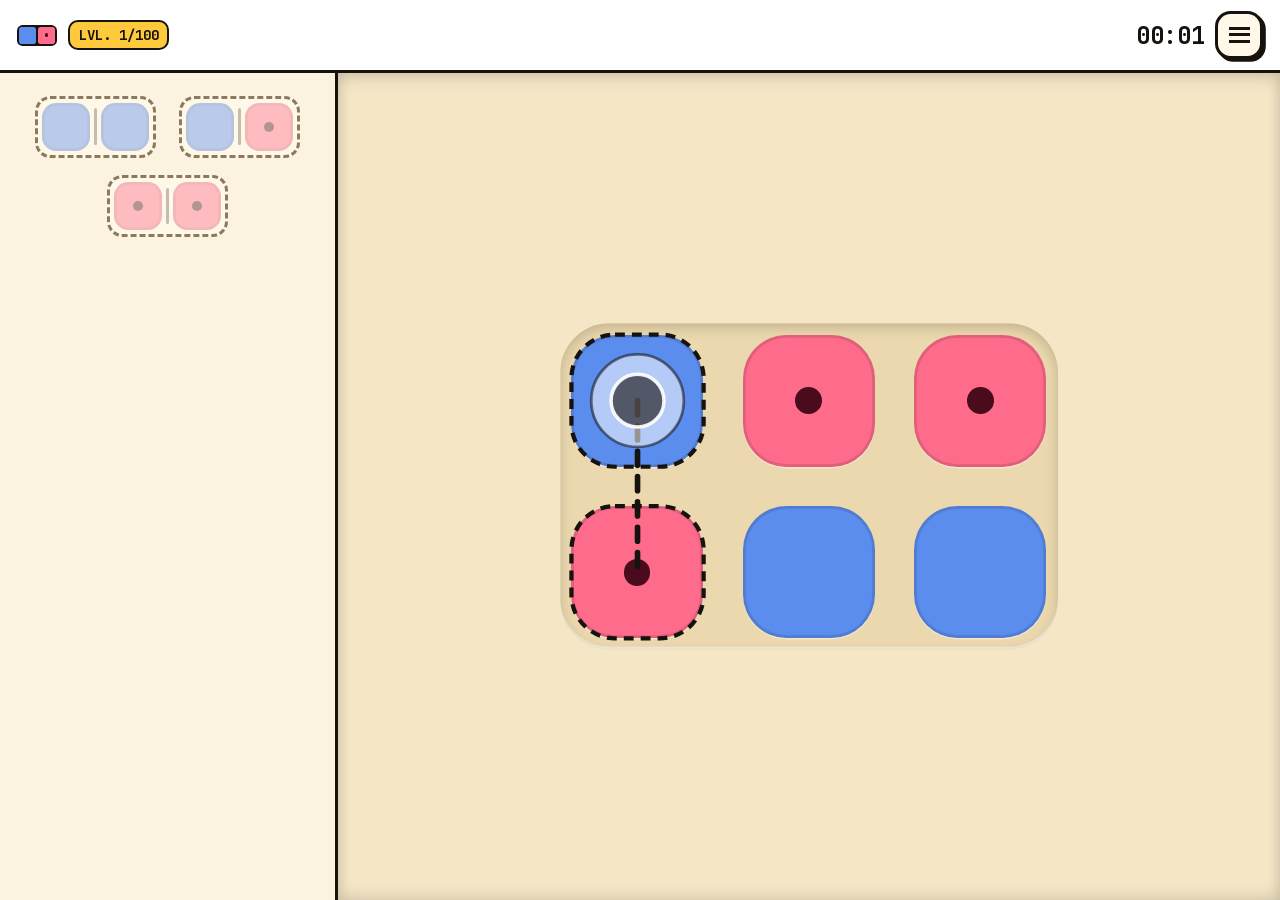
<file: coolmath/index.html>
<!doctype html>
<html lang="en">
  <head>
    <meta charset="UTF-8" />
    <meta name="viewport" content="width=device-width, initial-scale=1, viewport-fit=cover" />
    <meta name="theme-color" content="#fff8e8" />
    <title>Boneset: Domino Puzzle</title>
    <script type="module" crossorigin src="./assets/index-Co1chAJS.js"></script>
    <link rel="stylesheet" crossorigin href="./assets/index-DIbREAP7.css">
  </head>
  <body>
    <div id="root"></div>
  </body>
</html>
</file>
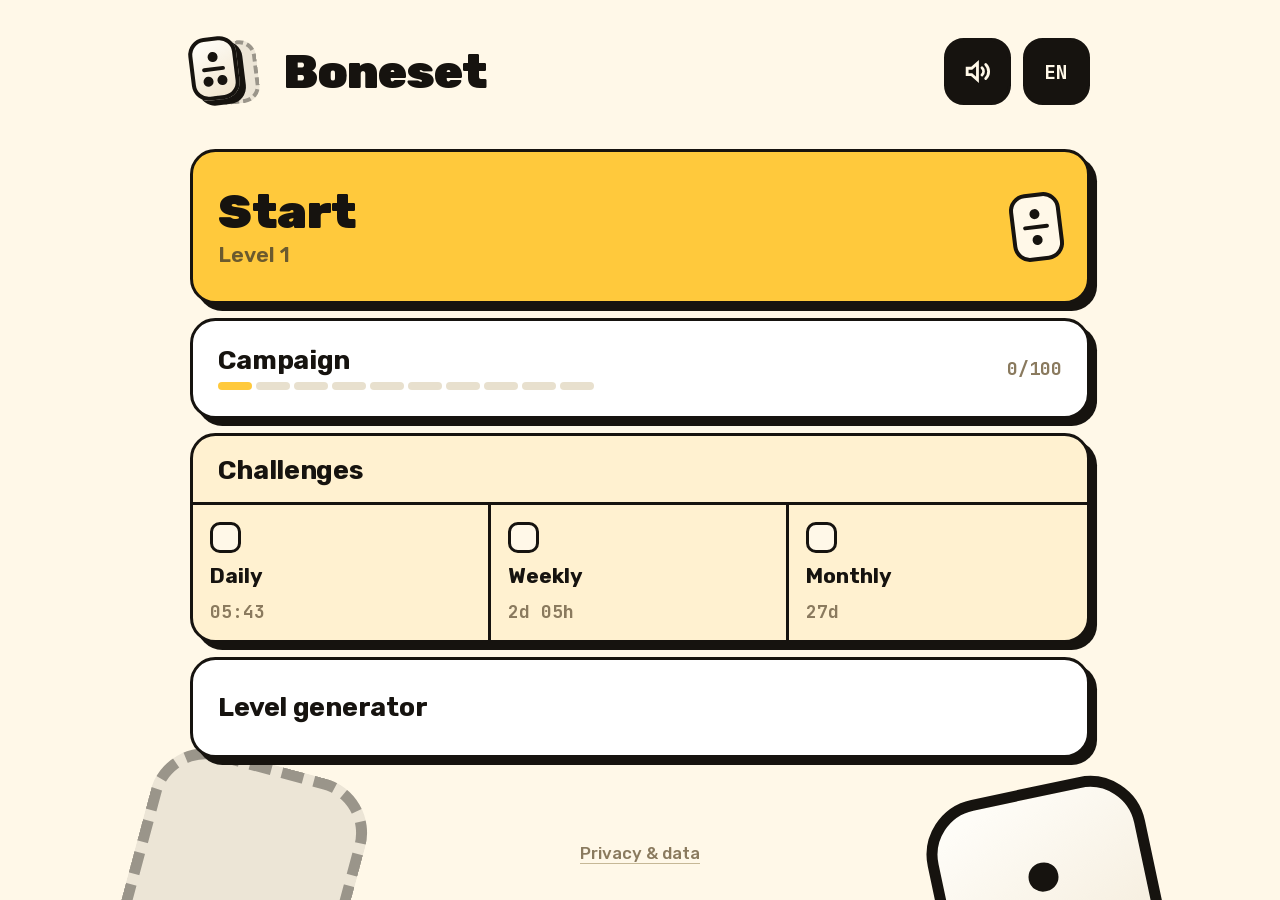
<file: telegram/index.html>
<!doctype html>
<html lang="en">
  <head>
    <script src="https://telegram.org/js/telegram-web-app.js?63"></script>

    <meta charset="UTF-8" />
    <meta name="viewport" content="width=device-width, initial-scale=1, viewport-fit=cover" />
    <meta name="theme-color" content="#fff8e8" />
    <title>Boneset: Domino Puzzle</title>
    <script type="module" crossorigin src="./assets/index-BXorki7R.js"></script>
    <link rel="stylesheet" crossorigin href="./assets/index-DIbREAP7.css">
  </head>
  <body>
    <div id="root"></div>
  </body>
</html>
</file>
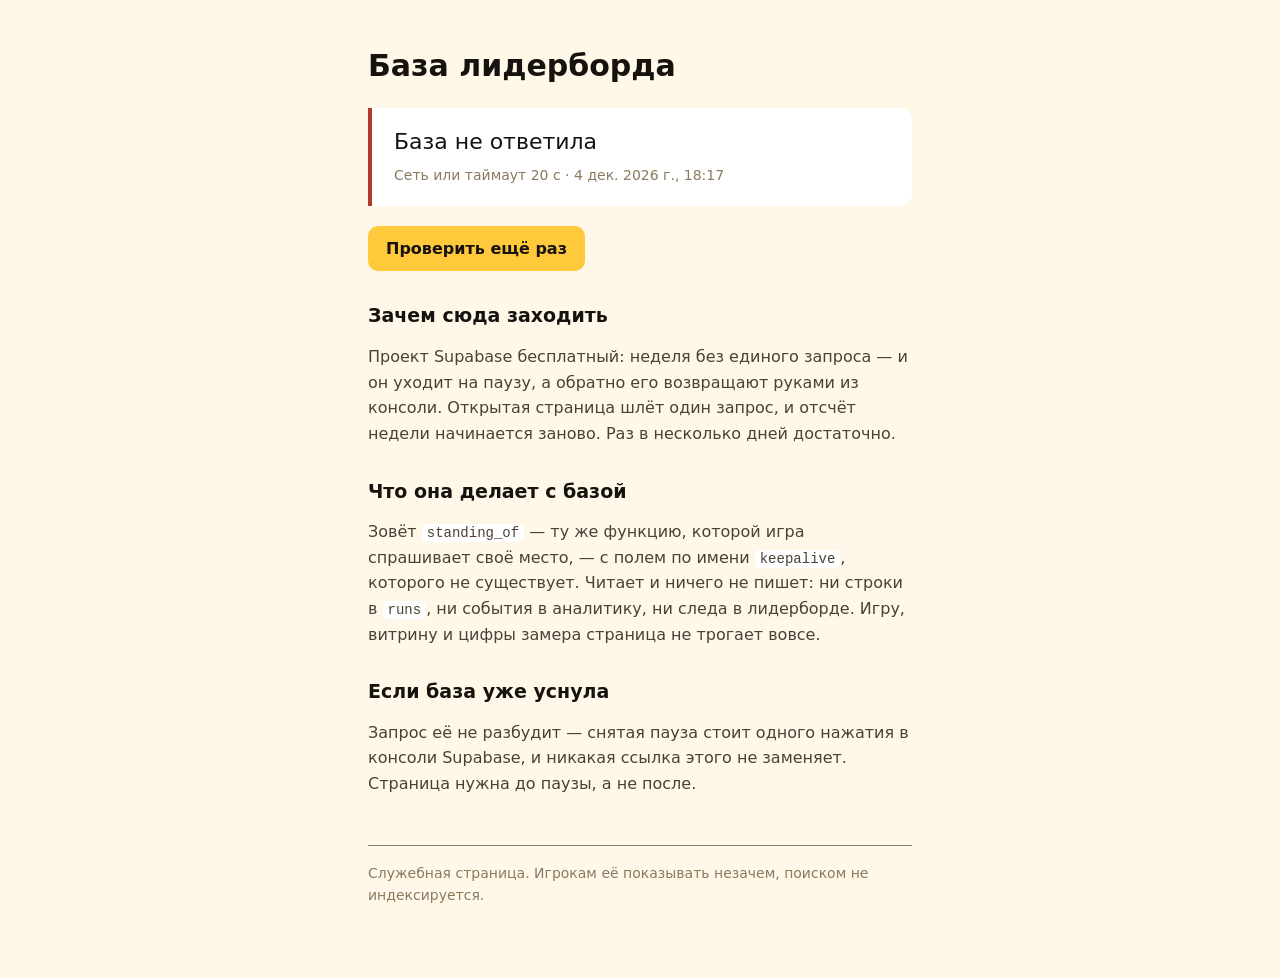
<file: keepalive.html>
<!doctype html>
<html lang="ru">
  <head>
    <meta charset="utf-8" />
    <meta name="viewport" content="width=device-width, initial-scale=1" />
    <meta name="robots" content="noindex, nofollow" />
    <title>Boneset — база</title>
    <style>
      :root {
        --ink: #16130f;
        --ink-soft: #4a4136;
        --sheet: #fff8e8;
        --card: #ffffff;
        --accent: #ffc93c;
        --muted: #8a7a5e;
        --ok: #2f7d3a;
        --bad: #b23a2f;
      }

      @media (prefers-color-scheme: dark) {
        :root {
          --ink: #f6efe0;
          --ink-soft: #cdc2ad;
          --sheet: #17140f;
          --card: #221d16;
          --muted: #9b8d74;
          --ok: #7bc47f;
          --bad: #e8877a;
        }
      }

      * {
        box-sizing: border-box;
      }

      body {
        margin: 0;
        padding: 48px 20px 72px;
        background: var(--sheet);
        color: var(--ink);
        font-family:
          system-ui,
          -apple-system,
          "Segoe UI",
          Roboto,
          sans-serif;
        font-size: 16px;
        line-height: 1.6;
      }

      main {
        max-width: 34rem;
        margin: 0 auto;
      }

      h1 {
        margin: 0 0 24px;
        font-size: 30px;
        line-height: 1.2;
      }

      h2 {
        margin: 32px 0 8px;
        font-size: 19px;
        line-height: 1.3;
      }

      p {
        color: var(--ink-soft);
      }

      .card {
        padding: 20px 22px;
        border-left: 4px solid var(--accent);
        border-radius: 0 12px 12px 0;
        background: var(--card);
      }

      .card[data-state="ok"] {
        border-left-color: var(--ok);
      }

      .card[data-state="bad"] {
        border-left-color: var(--bad);
      }

      .status {
        margin: 0;
        color: var(--ink);
        font-size: 22px;
        line-height: 1.25;
      }

      .detail {
        margin: 8px 0 0;
        color: var(--muted);
        font-size: 14px;
        font-variant-numeric: tabular-nums;
      }

      button {
        margin-top: 20px;
        padding: 10px 18px;
        border: 0;
        border-radius: 10px;
        background: var(--accent);
        color: #16130f;
        font: inherit;
        font-weight: 600;
        cursor: pointer;
      }

      button[disabled] {
        opacity: 0.5;
        cursor: default;
      }

      code {
        padding: 1px 5px;
        border-radius: 5px;
        background: var(--card);
        font-family: ui-monospace, "SF Mono", Menlo, Consolas, monospace;
        font-size: 14px;
      }

      footer {
        margin-top: 48px;
        padding-top: 16px;
        border-top: 1px solid var(--muted);
        color: var(--muted);
        font-size: 14px;
      }
    </style>
  </head>
  <body>
    <main>
      <h1>База лидерборда</h1>

      <div class="card" id="card" data-state="wait">
        <p class="status" id="status">Стучимся в базу…</p>
        <p class="detail" id="detail"></p>
      </div>

      <button id="again" type="button" disabled>Проверить ещё раз</button>

      <h2>Зачем сюда заходить</h2>
      <p>
        Проект Supabase бесплатный: неделя без единого запроса — и он уходит на паузу, а обратно его
        возвращают руками из консоли. Открытая страница шлёт один запрос, и отсчёт недели начинается
        заново. Раз в несколько дней достаточно.
      </p>

      <h2>Что она делает с базой</h2>
      <p>
        Зовёт <code>standing_of</code> — ту же функцию, которой игра спрашивает своё место, — с
        полем по имени <code>keepalive</code>, которого не существует. Читает и ничего не пишет: ни
        строки в <code>runs</code>, ни события в аналитику, ни следа в лидерборде. Игру, витрину и
        цифры замера страница не трогает вовсе.
      </p>

      <h2>Если база уже уснула</h2>
      <p>
        Запрос её не разбудит — снятая пауза стоит одного нажатия в консоли Supabase, и никакая
        ссылка этого не заменяет. Страница нужна до паузы, а не после.
      </p>

      <footer>Служебная страница. Игрокам её показывать незачем, поиском не индексируется.</footer>
    </main>

    <script>
      // Ключи вшиты сборкой витрины — те же, с которыми игра ходит в лидерборд, и ровно так же
      // публичные. Собранная без них страница честно об этом скажет, а не будет молча стучать в
      // пустой адрес.
      const SUPABASE = { url: "https://yxxidalqbxvscidppank.supabase.co", anonKey: "sb_publishable_p8MzyD_6FY_v4qSJYHSFfw_qhrJsf_h" };

      // Поле с таким id не существует и существовать не может: id настоящего поля — это его
      // раскладка (M60). Функция отдаёт пустой ответ, и в базе от вызова не остаётся ничего.
      const PING = "keepalive";

      // Спящий инстанс отвечает не сразу, а ждать здесь некому: у страницы одна работа, и
      // четыре секунды клиента игры (`src/leaderboard/client.ts`) ей коротки.
      const TIMEOUT_MS = 20000;

      const card = document.querySelector("#card");
      const status = document.querySelector("#status");
      const detail = document.querySelector("#detail");
      const again = document.querySelector("#again");

      function show(state, title, note) {
        card.dataset.state = state;
        status.textContent = title;
        detail.textContent = note;
        again.disabled = state === "wait";
      }

      function now() {
        return new Date().toLocaleString("ru-RU", { dateStyle: "medium", timeStyle: "short" });
      }

      async function ping() {
        if (SUPABASE.url === "" || SUPABASE.anonKey === "") {
          show(
            "bad",
            "Ключей в сборке нет",
            "Витрина собрана без VITE_SUPABASE_* — стучать некуда.",
          );
          return;
        }

        show("wait", "Стучимся в базу…", "");
        const started = performance.now();
        let response;
        try {
          response = await fetch(`${SUPABASE.url}/rest/v1/rpc/standing_of`, {
            method: "POST",
            headers: {
              "content-type": "application/json",
              apikey: SUPABASE.anonKey,
              authorization: `Bearer ${SUPABASE.anonKey}`,
            },
            body: JSON.stringify({ p_config_id: PING, p_source: PING, p_player_id: PING }),
            signal: AbortSignal.timeout(TIMEOUT_MS),
          });
        } catch {
          show("bad", "База не ответила", `Сеть или таймаут ${TIMEOUT_MS / 1000} с · ${now()}`);
          return;
        }

        const ms = Math.round(performance.now() - started);
        if (!response.ok) {
          show("bad", "База ответила отказом", `HTTP ${response.status} · ${ms} мс · ${now()}`);
          return;
        }

        show("ok", "База жива", `Ответ за ${ms} мс · ${now()} · неделя отсчитывается заново`);
      }

      again.addEventListener("click", ping);
      ping();
    </script>
  </body>
</html>
</file>
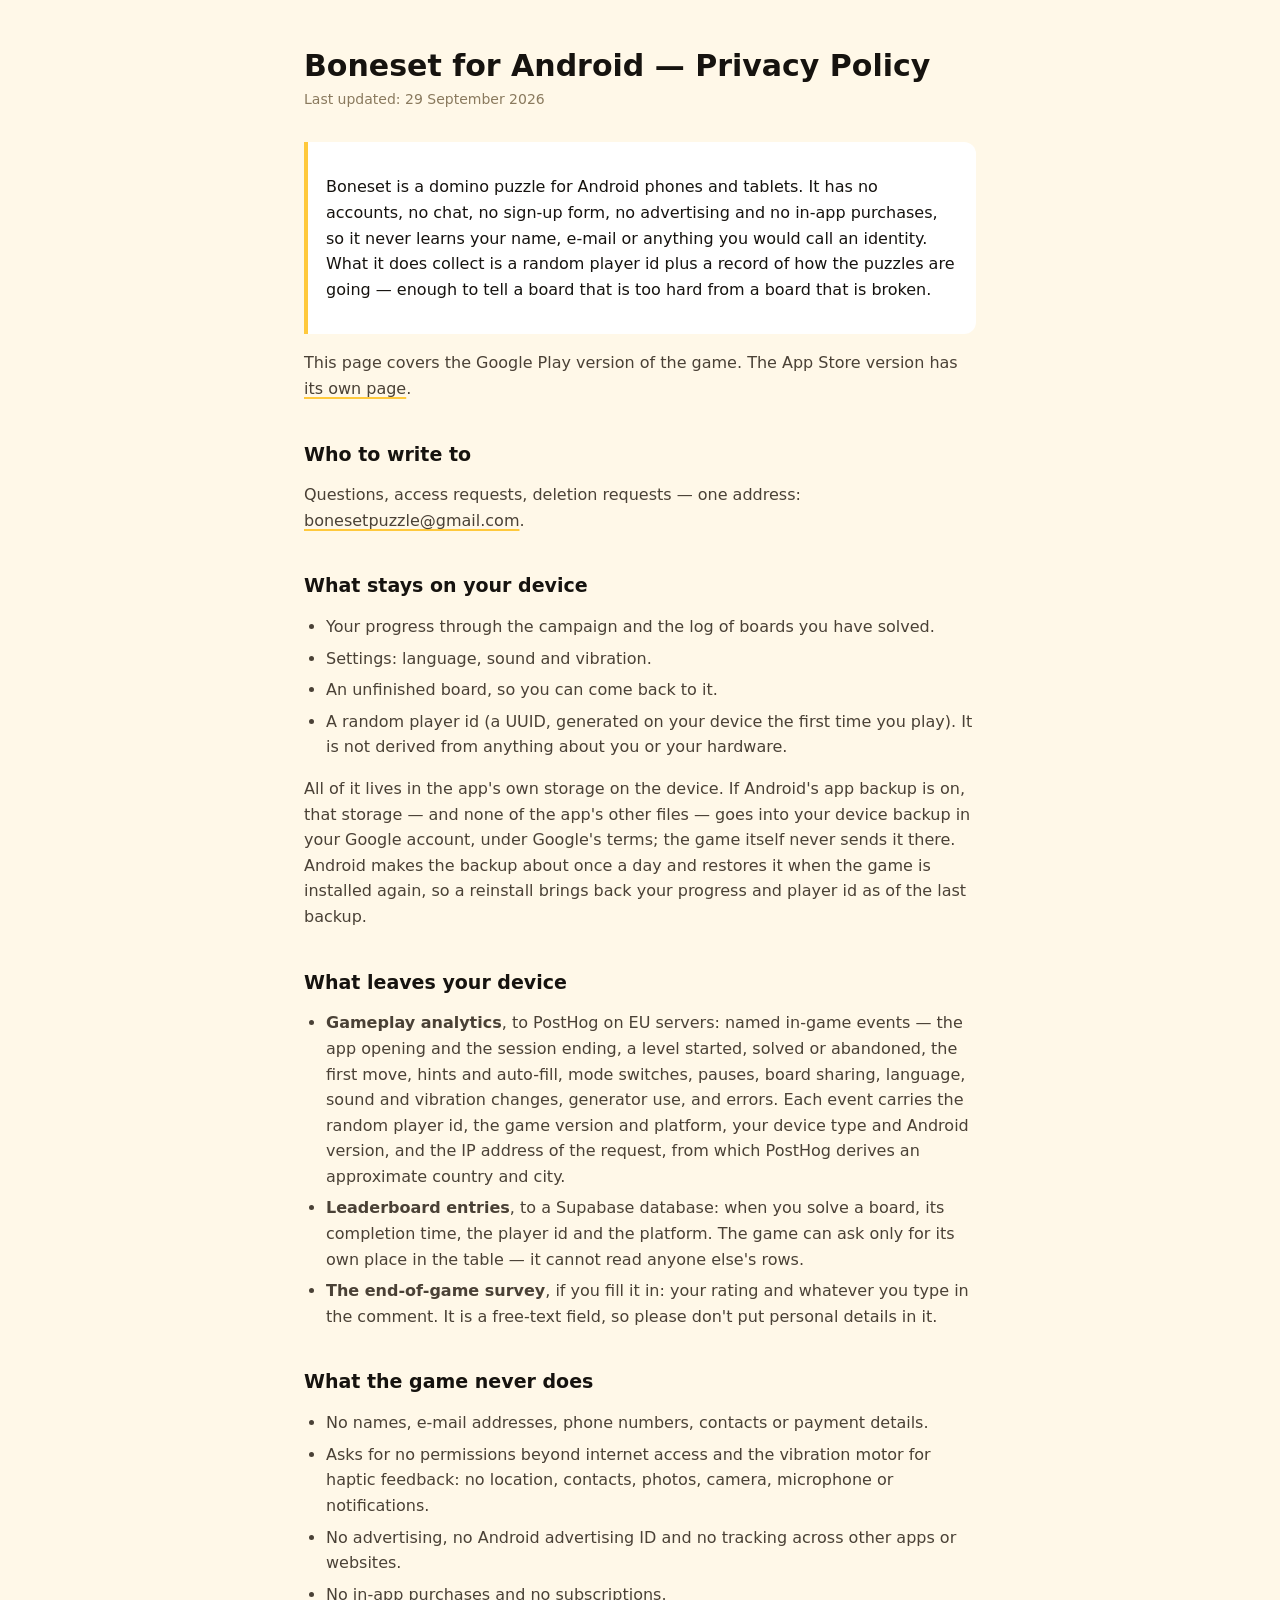
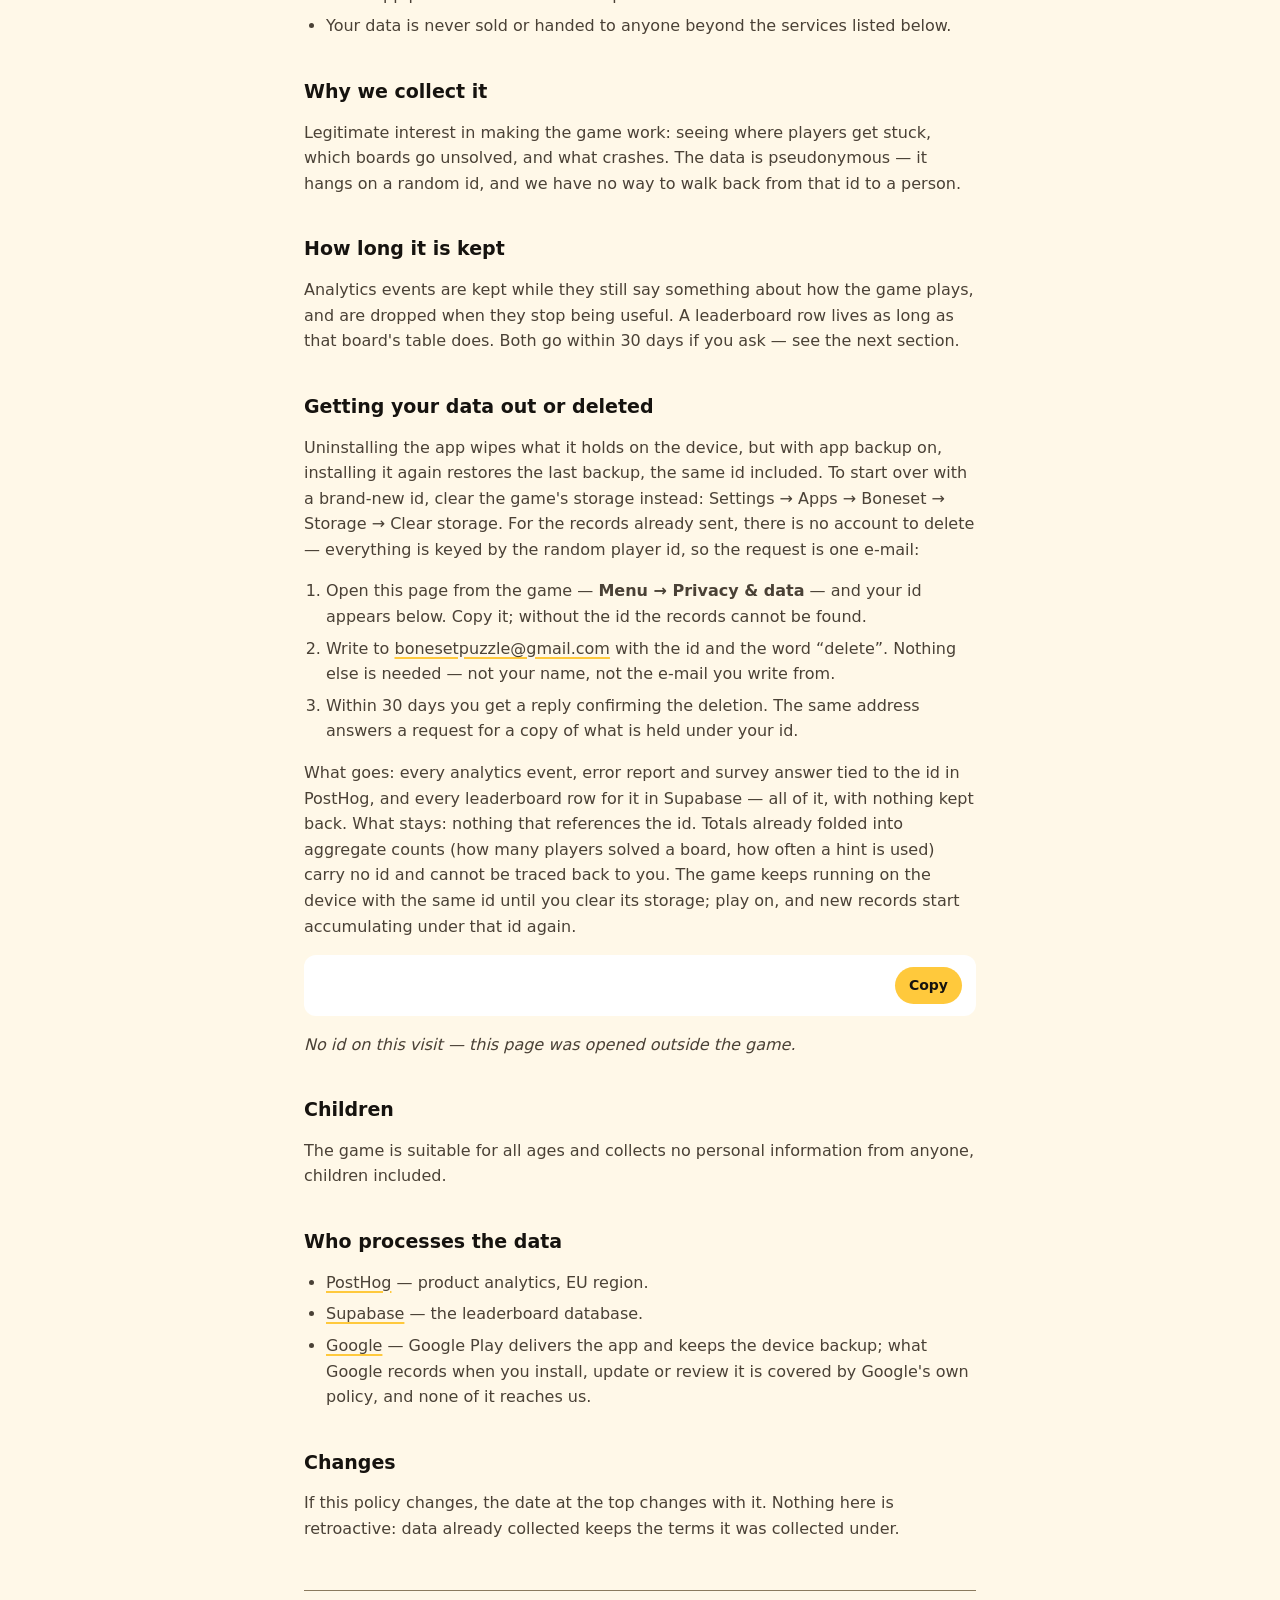
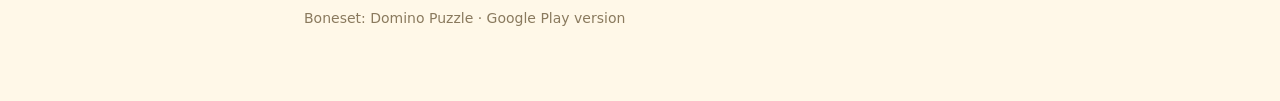
<file: privacy-android.html>
<!doctype html>
<html lang="en">
  <head>
    <meta charset="utf-8" />
    <meta name="viewport" content="width=device-width, initial-scale=1" />
    <meta name="robots" content="index, follow" />
    <title>Boneset for Android — Privacy Policy</title>
    <style>
      :root {
        --ink: #16130f;
        --ink-soft: #4a4136;
        --sheet: #fff8e8;
        --card: #ffffff;
        --accent: #ffc93c;
        --muted: #8a7a5e;
      }

      @media (prefers-color-scheme: dark) {
        :root {
          --ink: #f6efe0;
          --ink-soft: #cdc2ad;
          --sheet: #17140f;
          --card: #221d16;
          --muted: #9b8d74;
        }
      }

      * {
        box-sizing: border-box;
      }

      body {
        margin: 0;
        padding: 48px 20px 72px;
        background: var(--sheet);
        color: var(--ink);
        font-family:
          system-ui,
          -apple-system,
          "Segoe UI",
          Roboto,
          sans-serif;
        font-size: 16px;
        line-height: 1.6;
      }

      main {
        max-width: 42rem;
        margin: 0 auto;
      }

      h1 {
        margin: 0 0 4px;
        font-size: 30px;
        line-height: 1.2;
      }

      h2 {
        margin: 40px 0 8px;
        font-size: 19px;
        line-height: 1.3;
      }

      .updated {
        margin: 0 0 32px;
        color: var(--muted);
        font-size: 14px;
      }

      .lead {
        padding: 16px 18px;
        border-left: 4px solid var(--accent);
        border-radius: 0 12px 12px 0;
        background: var(--card);
      }

      ul,
      ol {
        padding-left: 22px;
      }

      li {
        margin-bottom: 6px;
      }

      p,
      li {
        color: var(--ink-soft);
      }

      .lead p {
        color: var(--ink);
      }

      code {
        padding: 1px 5px;
        border-radius: 5px;
        background: var(--card);
        font-family: ui-monospace, "SF Mono", Menlo, Consolas, monospace;
        font-size: 14px;
      }

      a {
        color: inherit;
        text-decoration-color: var(--accent);
        text-decoration-thickness: 2px;
        text-underline-offset: 3px;
      }

      .player-id {
        display: flex;
        flex-wrap: wrap;
        gap: 10px;
        align-items: center;
        margin: 12px 0 0;
        padding: 12px 14px;
        border-radius: 12px;
        background: var(--card);
      }

      .player-id code {
        flex: 1 1 auto;
        padding: 0;
        background: none;
        color: var(--ink);
        word-break: break-all;
      }

      .player-id button {
        flex: none;
        padding: 7px 14px;
        border: 0;
        border-radius: 999px;
        background: var(--accent);
        color: #16130f;
        font: inherit;
        font-size: 14px;
        font-weight: 600;
        cursor: pointer;
      }

      footer {
        margin-top: 48px;
        padding-top: 16px;
        border-top: 1px solid var(--muted);
        color: var(--muted);
        font-size: 14px;
      }
    </style>
  </head>
  <body>
    <main>
      <h1>Boneset for Android — Privacy Policy</h1>
      <p class="updated">Last updated: 29 September 2026</p>

      <div class="lead">
        <p>
          Boneset is a domino puzzle for Android phones and tablets. It has no accounts, no chat, no
          sign-up form, no advertising and no in-app purchases, so it never learns your name, e-mail
          or anything you would call an identity. What it does collect is a random player id plus a
          record of how the puzzles are going — enough to tell a board that is too hard from a board
          that is broken.
        </p>
      </div>

      <p>
        This page covers the Google Play version of the game. The App Store version has
        <a href="privacy-ios.html">its own page</a>.
      </p>

      <h2>Who to write to</h2>
      <p>
        Questions, access requests, deletion requests — one address:
        <a href="mailto:bonesetpuzzle@gmail.com">bonesetpuzzle@gmail.com</a>.
      </p>

      <h2>What stays on your device</h2>
      <ul>
        <li>Your progress through the campaign and the log of boards you have solved.</li>
        <li>Settings: language, sound and vibration.</li>
        <li>An unfinished board, so you can come back to it.</li>
        <li>
          A random player id (a UUID, generated on your device the first time you play). It is not
          derived from anything about you or your hardware.
        </li>
      </ul>
      <p>
        All of it lives in the app's own storage on the device. If Android's app backup is on, that
        storage — and none of the app's other files — goes into your device backup in your Google
        account, under Google's terms; the game itself never sends it there. Android makes the
        backup about once a day and restores it when the game is installed again, so a reinstall
        brings back your progress and player id as of the last backup.
      </p>

      <h2>What leaves your device</h2>
      <ul>
        <li>
          <strong>Gameplay analytics</strong>, to PostHog on EU servers: named in-game events — the
          app opening and the session ending, a level started, solved or abandoned, the first move,
          hints and auto-fill, mode switches, pauses, board sharing, language, sound and vibration
          changes, generator use, and errors. Each event carries the random player id, the game
          version and platform, your device type and Android version, and the IP address of the
          request, from which PostHog derives an approximate country and city.
        </li>
        <li>
          <strong>Leaderboard entries</strong>, to a Supabase database: when you solve a board, its
          completion time, the player id and the platform. The game can ask only for its own place
          in the table — it cannot read anyone else's rows.
        </li>
        <li>
          <strong>The end-of-game survey</strong>, if you fill it in: your rating and whatever you
          type in the comment. It is a free-text field, so please don't put personal details in it.
        </li>
      </ul>

      <h2>What the game never does</h2>
      <ul>
        <li>No names, e-mail addresses, phone numbers, contacts or payment details.</li>
        <li>
          Asks for no permissions beyond internet access and the vibration motor for haptic
          feedback: no location, contacts, photos, camera, microphone or notifications.
        </li>
        <li>
          No advertising, no Android advertising ID and no tracking across other apps or websites.
        </li>
        <li>No in-app purchases and no subscriptions.</li>
        <li>Your data is never sold or handed to anyone beyond the services listed below.</li>
      </ul>

      <h2>Why we collect it</h2>
      <p>
        Legitimate interest in making the game work: seeing where players get stuck, which boards go
        unsolved, and what crashes. The data is pseudonymous — it hangs on a random id, and we have
        no way to walk back from that id to a person.
      </p>

      <h2>How long it is kept</h2>
      <p>
        Analytics events are kept while they still say something about how the game plays, and are
        dropped when they stop being useful. A leaderboard row lives as long as that board's table
        does. Both go within 30 days if you ask — see the next section.
      </p>

      <h2 id="delete">Getting your data out or deleted</h2>
      <p>
        Uninstalling the app wipes what it holds on the device, but with app backup on, installing
        it again restores the last backup, the same id included. To start over with a brand-new id,
        clear the game's storage instead: Settings → Apps → Boneset → Storage → Clear storage. For
        the records already sent, there is no account to delete — everything is keyed by the random
        player id, so the request is one e-mail:
      </p>
      <ol>
        <li>
          Open this page from the game — <strong>Menu → Privacy &amp; data</strong> — and your id
          appears below. Copy it; without the id the records cannot be found.
        </li>
        <li>
          Write to <a href="mailto:bonesetpuzzle@gmail.com">bonesetpuzzle@gmail.com</a> with the id
          and the word “delete”. Nothing else is needed — not your name, not the e-mail you write
          from.
        </li>
        <li>
          Within 30 days you get a reply confirming the deletion. The same address answers a request
          for a copy of what is held under your id.
        </li>
      </ol>
      <p>
        What goes: every analytics event, error report and survey answer tied to the id in PostHog,
        and every leaderboard row for it in Supabase — all of it, with nothing kept back. What
        stays: nothing that references the id. Totals already folded into aggregate counts (how many
        players solved a board, how often a hint is used) carry no id and cannot be traced back to
        you. The game keeps running on the device with the same id until you clear its storage; play
        on, and new records start accumulating under that id again.
      </p>
      <div class="player-id" id="player-id" hidden>
        <code id="player-id-value"></code>
        <button type="button" id="player-id-copy">Copy</button>
      </div>
      <p id="player-id-missing">
        <em>No id on this visit — this page was opened outside the game.</em>
      </p>

      <h2>Children</h2>
      <p>
        The game is suitable for all ages and collects no personal information from anyone, children
        included.
      </p>

      <h2>Who processes the data</h2>
      <ul>
        <li>
          <a href="https://posthog.com/privacy" rel="noopener noreferrer">PostHog</a> — product
          analytics, EU region.
        </li>
        <li>
          <a href="https://supabase.com/privacy" rel="noopener noreferrer">Supabase</a> — the
          leaderboard database.
        </li>
        <li>
          <a href="https://policies.google.com/privacy" rel="noopener noreferrer">Google</a> —
          Google Play delivers the app and keeps the device backup; what Google records when you
          install, update or review it is covered by Google's own policy, and none of it reaches us.
        </li>
      </ul>

      <h2>Changes</h2>
      <p>
        If this policy changes, the date at the top changes with it. Nothing here is retroactive:
        data already collected keeps the terms it was collected under.
      </p>

      <footer>Boneset: Domino Puzzle · Google Play version</footer>
    </main>
    <script>
      // Игра открывает страницу как `…#id=<uuid>`: фрагмент до сервера не доходит, читается
      // только здесь. Нет id — блок скрыт, и вместо него строка о том, что страницу открыли
      // не из игры.
      (function () {
        var match =
          /(?:^|&)id=([0-9a-f]{8}-[0-9a-f]{4}-[0-9a-f]{4}-[0-9a-f]{4}-[0-9a-f]{12})(?:&|$)/i.exec(
            location.hash.slice(1),
          );
        var block = document.getElementById("player-id");
        var missing = document.getElementById("player-id-missing");
        if (!match) {
          return;
        }
        var id = match[1].toLowerCase();
        var value = document.getElementById("player-id-value");
        var button = document.getElementById("player-id-copy");
        value.textContent = id;
        block.hidden = false;
        missing.hidden = true;

        function select() {
          var range = document.createRange();
          range.selectNodeContents(value);
          var selection = window.getSelection();
          selection.removeAllRanges();
          selection.addRange(range);
        }

        button.addEventListener("click", function () {
          var done = function () {
            button.textContent = "Copied";
            setTimeout(function () {
              button.textContent = "Copy";
            }, 1500);
          };
          if (navigator.clipboard && navigator.clipboard.writeText) {
            navigator.clipboard.writeText(id).then(done, select);
          } else {
            select();
          }
        });
      })();
    </script>
  </body>
</html>
</file>
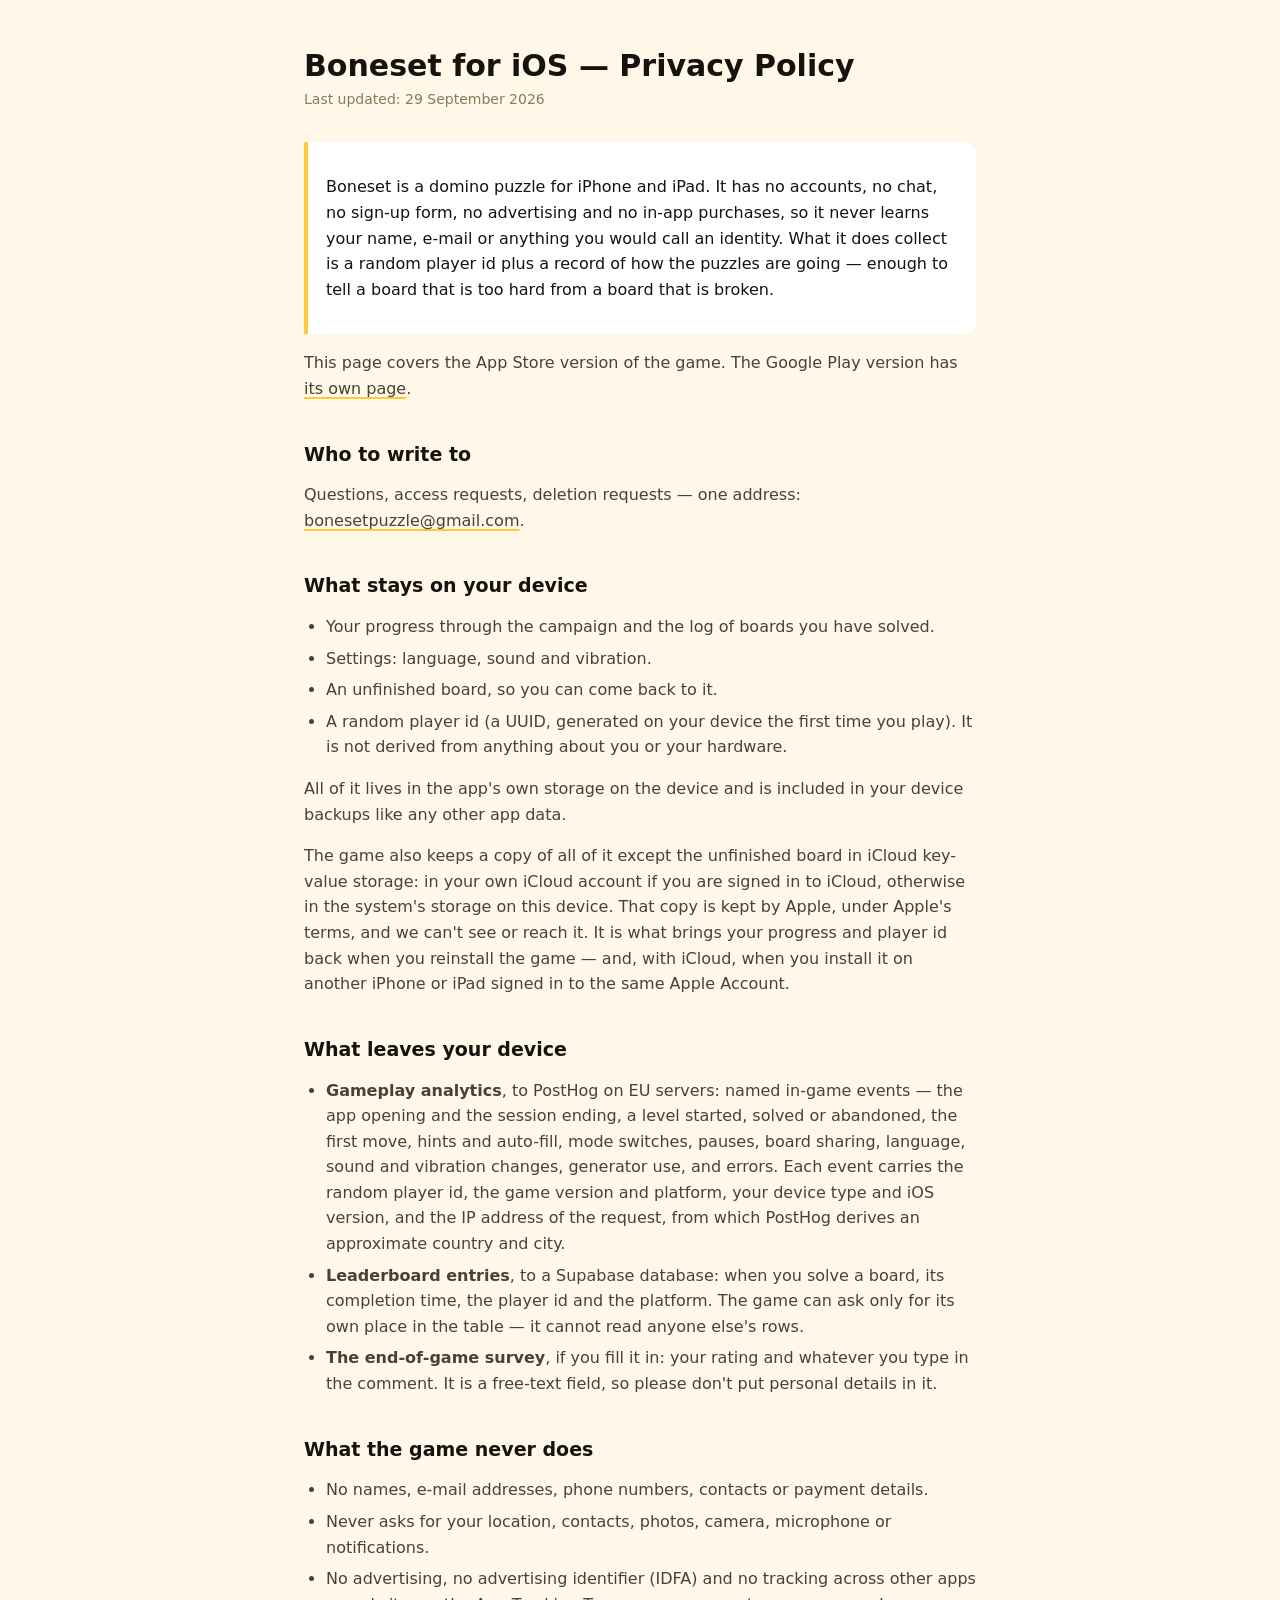
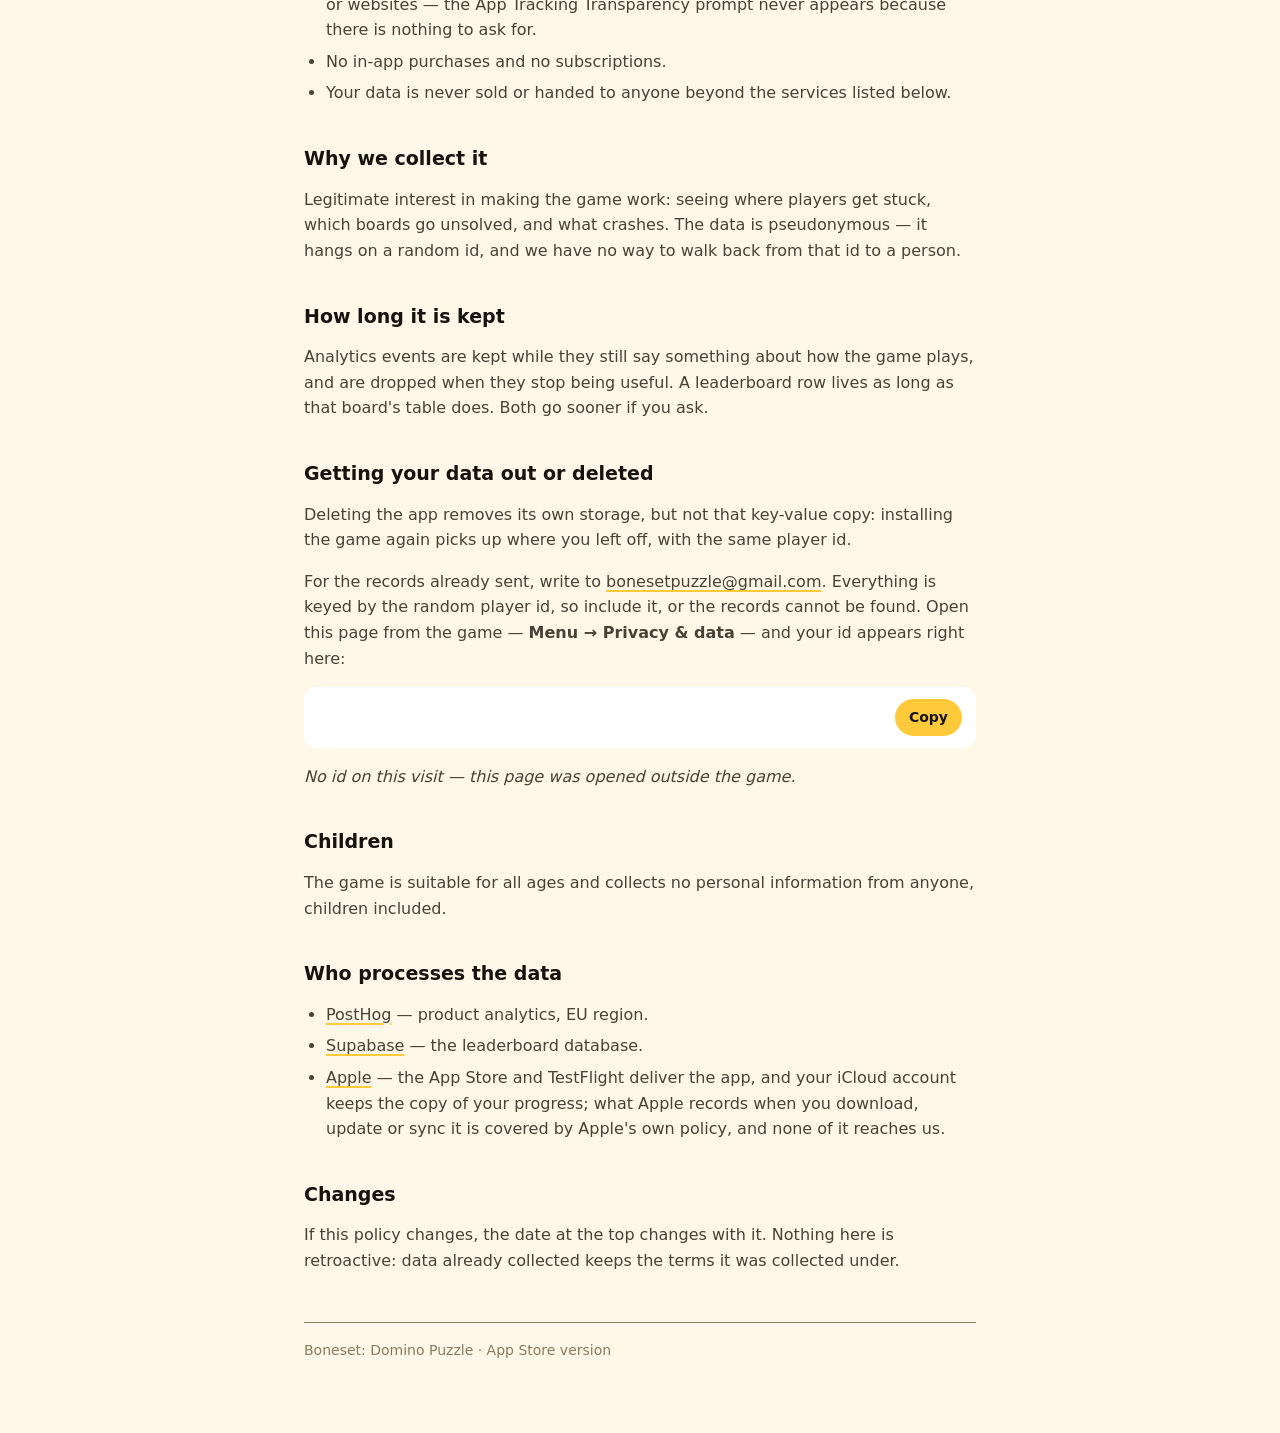
<file: privacy-ios.html>
<!doctype html>
<html lang="en">
  <head>
    <meta charset="utf-8" />
    <meta name="viewport" content="width=device-width, initial-scale=1" />
    <meta name="robots" content="index, follow" />
    <title>Boneset for iOS — Privacy Policy</title>
    <style>
      :root {
        --ink: #16130f;
        --ink-soft: #4a4136;
        --sheet: #fff8e8;
        --card: #ffffff;
        --accent: #ffc93c;
        --muted: #8a7a5e;
      }

      @media (prefers-color-scheme: dark) {
        :root {
          --ink: #f6efe0;
          --ink-soft: #cdc2ad;
          --sheet: #17140f;
          --card: #221d16;
          --muted: #9b8d74;
        }
      }

      * {
        box-sizing: border-box;
      }

      body {
        margin: 0;
        padding: 48px 20px 72px;
        background: var(--sheet);
        color: var(--ink);
        font-family:
          system-ui,
          -apple-system,
          "Segoe UI",
          Roboto,
          sans-serif;
        font-size: 16px;
        line-height: 1.6;
      }

      main {
        max-width: 42rem;
        margin: 0 auto;
      }

      h1 {
        margin: 0 0 4px;
        font-size: 30px;
        line-height: 1.2;
      }

      h2 {
        margin: 40px 0 8px;
        font-size: 19px;
        line-height: 1.3;
      }

      .updated {
        margin: 0 0 32px;
        color: var(--muted);
        font-size: 14px;
      }

      .lead {
        padding: 16px 18px;
        border-left: 4px solid var(--accent);
        border-radius: 0 12px 12px 0;
        background: var(--card);
      }

      ul {
        padding-left: 22px;
      }

      li {
        margin-bottom: 6px;
      }

      p,
      li {
        color: var(--ink-soft);
      }

      .lead p {
        color: var(--ink);
      }

      code {
        padding: 1px 5px;
        border-radius: 5px;
        background: var(--card);
        font-family: ui-monospace, "SF Mono", Menlo, Consolas, monospace;
        font-size: 14px;
      }

      a {
        color: inherit;
        text-decoration-color: var(--accent);
        text-decoration-thickness: 2px;
        text-underline-offset: 3px;
      }

      .player-id {
        display: flex;
        flex-wrap: wrap;
        gap: 10px;
        align-items: center;
        margin: 12px 0 0;
        padding: 12px 14px;
        border-radius: 12px;
        background: var(--card);
      }

      .player-id code {
        flex: 1 1 auto;
        padding: 0;
        background: none;
        color: var(--ink);
        word-break: break-all;
      }

      .player-id button {
        flex: none;
        padding: 7px 14px;
        border: 0;
        border-radius: 999px;
        background: var(--accent);
        color: #16130f;
        font: inherit;
        font-size: 14px;
        font-weight: 600;
        cursor: pointer;
      }

      footer {
        margin-top: 48px;
        padding-top: 16px;
        border-top: 1px solid var(--muted);
        color: var(--muted);
        font-size: 14px;
      }
    </style>
  </head>
  <body>
    <main>
      <h1>Boneset for iOS — Privacy Policy</h1>
      <p class="updated">Last updated: 29 September 2026</p>

      <div class="lead">
        <p>
          Boneset is a domino puzzle for iPhone and iPad. It has no accounts, no chat, no sign-up
          form, no advertising and no in-app purchases, so it never learns your name, e-mail or
          anything you would call an identity. What it does collect is a random player id plus a
          record of how the puzzles are going — enough to tell a board that is too hard from a board
          that is broken.
        </p>
      </div>

      <p>
        This page covers the App Store version of the game. The Google Play version has
        <a href="privacy-android.html">its own page</a>.
      </p>

      <h2>Who to write to</h2>
      <p>
        Questions, access requests, deletion requests — one address:
        <a href="mailto:bonesetpuzzle@gmail.com">bonesetpuzzle@gmail.com</a>.
      </p>

      <h2>What stays on your device</h2>
      <ul>
        <li>Your progress through the campaign and the log of boards you have solved.</li>
        <li>Settings: language, sound and vibration.</li>
        <li>An unfinished board, so you can come back to it.</li>
        <li>
          A random player id (a UUID, generated on your device the first time you play). It is not
          derived from anything about you or your hardware.
        </li>
      </ul>
      <p>
        All of it lives in the app's own storage on the device and is included in your device
        backups like any other app data.
      </p>
      <p>
        The game also keeps a copy of all of it except the unfinished board in iCloud key-value
        storage: in your own iCloud account if you are signed in to iCloud, otherwise in the
        system's storage on this device. That copy is kept by Apple, under Apple's terms, and we
        can't see or reach it. It is what brings your progress and player id back when you reinstall
        the game — and, with iCloud, when you install it on another iPhone or iPad signed in to the
        same Apple Account.
      </p>

      <h2>What leaves your device</h2>
      <ul>
        <li>
          <strong>Gameplay analytics</strong>, to PostHog on EU servers: named in-game events — the
          app opening and the session ending, a level started, solved or abandoned, the first move,
          hints and auto-fill, mode switches, pauses, board sharing, language, sound and vibration
          changes, generator use, and errors. Each event carries the random player id, the game
          version and platform, your device type and iOS version, and the IP address of the request,
          from which PostHog derives an approximate country and city.
        </li>
        <li>
          <strong>Leaderboard entries</strong>, to a Supabase database: when you solve a board, its
          completion time, the player id and the platform. The game can ask only for its own place
          in the table — it cannot read anyone else's rows.
        </li>
        <li>
          <strong>The end-of-game survey</strong>, if you fill it in: your rating and whatever you
          type in the comment. It is a free-text field, so please don't put personal details in it.
        </li>
      </ul>

      <h2>What the game never does</h2>
      <ul>
        <li>No names, e-mail addresses, phone numbers, contacts or payment details.</li>
        <li>
          Never asks for your location, contacts, photos, camera, microphone or notifications.
        </li>
        <li>
          No advertising, no advertising identifier (IDFA) and no tracking across other apps or
          websites — the App Tracking Transparency prompt never appears because there is nothing to
          ask for.
        </li>
        <li>No in-app purchases and no subscriptions.</li>
        <li>Your data is never sold or handed to anyone beyond the services listed below.</li>
      </ul>

      <h2>Why we collect it</h2>
      <p>
        Legitimate interest in making the game work: seeing where players get stuck, which boards go
        unsolved, and what crashes. The data is pseudonymous — it hangs on a random id, and we have
        no way to walk back from that id to a person.
      </p>

      <h2>How long it is kept</h2>
      <p>
        Analytics events are kept while they still say something about how the game plays, and are
        dropped when they stop being useful. A leaderboard row lives as long as that board's table
        does. Both go sooner if you ask.
      </p>

      <h2>Getting your data out or deleted</h2>
      <p>
        Deleting the app removes its own storage, but not that key-value copy: installing the game
        again picks up where you left off, with the same player id.
      </p>
      <p>
        For the records already sent, write to
        <a href="mailto:bonesetpuzzle@gmail.com">bonesetpuzzle@gmail.com</a>. Everything is keyed by
        the random player id, so include it, or the records cannot be found. Open this page from the
        game — <strong>Menu → Privacy &amp; data</strong> — and your id appears right here:
      </p>
      <div class="player-id" id="player-id" hidden>
        <code id="player-id-value"></code>
        <button type="button" id="player-id-copy">Copy</button>
      </div>
      <p id="player-id-missing">
        <em>No id on this visit — this page was opened outside the game.</em>
      </p>

      <h2>Children</h2>
      <p>
        The game is suitable for all ages and collects no personal information from anyone, children
        included.
      </p>

      <h2>Who processes the data</h2>
      <ul>
        <li>
          <a href="https://posthog.com/privacy" rel="noopener noreferrer">PostHog</a> — product
          analytics, EU region.
        </li>
        <li>
          <a href="https://supabase.com/privacy" rel="noopener noreferrer">Supabase</a> — the
          leaderboard database.
        </li>
        <li>
          <a href="https://www.apple.com/legal/privacy/" rel="noopener noreferrer">Apple</a> — the
          App Store and TestFlight deliver the app, and your iCloud account keeps the copy of your
          progress; what Apple records when you download, update or sync it is covered by Apple's
          own policy, and none of it reaches us.
        </li>
      </ul>

      <h2>Changes</h2>
      <p>
        If this policy changes, the date at the top changes with it. Nothing here is retroactive:
        data already collected keeps the terms it was collected under.
      </p>

      <footer>Boneset: Domino Puzzle · App Store version</footer>
    </main>
    <script>
      // Игра открывает страницу как `…#id=<uuid>`: фрагмент до сервера не доходит, читается
      // только здесь. Нет id — блок скрыт, и вместо него строка о том, что страницу открыли
      // не из игры.
      (function () {
        var match =
          /(?:^|&)id=([0-9a-f]{8}-[0-9a-f]{4}-[0-9a-f]{4}-[0-9a-f]{4}-[0-9a-f]{12})(?:&|$)/i.exec(
            location.hash.slice(1),
          );
        var block = document.getElementById("player-id");
        var missing = document.getElementById("player-id-missing");
        if (!match) {
          return;
        }
        var id = match[1].toLowerCase();
        var value = document.getElementById("player-id-value");
        var button = document.getElementById("player-id-copy");
        value.textContent = id;
        block.hidden = false;
        missing.hidden = true;

        function select() {
          var range = document.createRange();
          range.selectNodeContents(value);
          var selection = window.getSelection();
          selection.removeAllRanges();
          selection.addRange(range);
        }

        button.addEventListener("click", function () {
          var done = function () {
            button.textContent = "Copied";
            setTimeout(function () {
              button.textContent = "Copy";
            }, 1500);
          };
          if (navigator.clipboard && navigator.clipboard.writeText) {
            navigator.clipboard.writeText(id).then(done, select);
          } else {
            select();
          }
        });
      })();
    </script>
  </body>
</html>
</file>
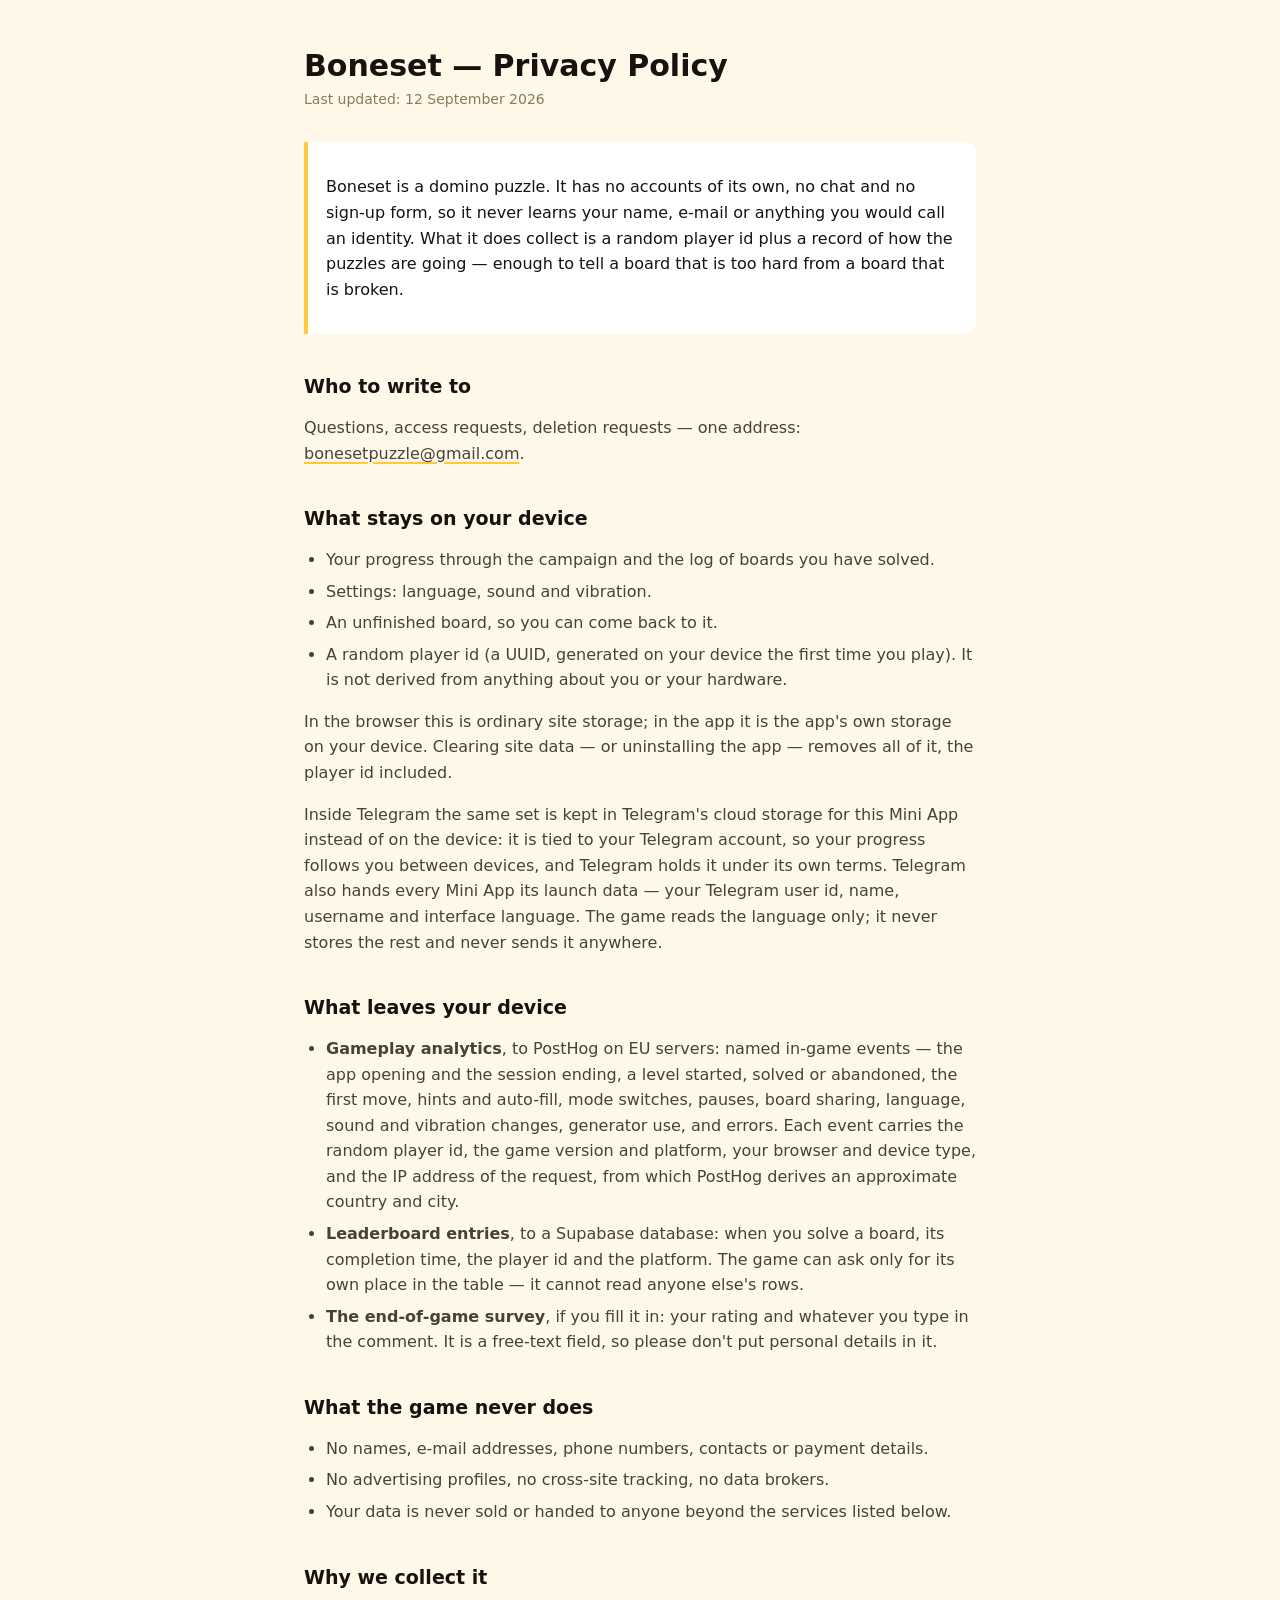
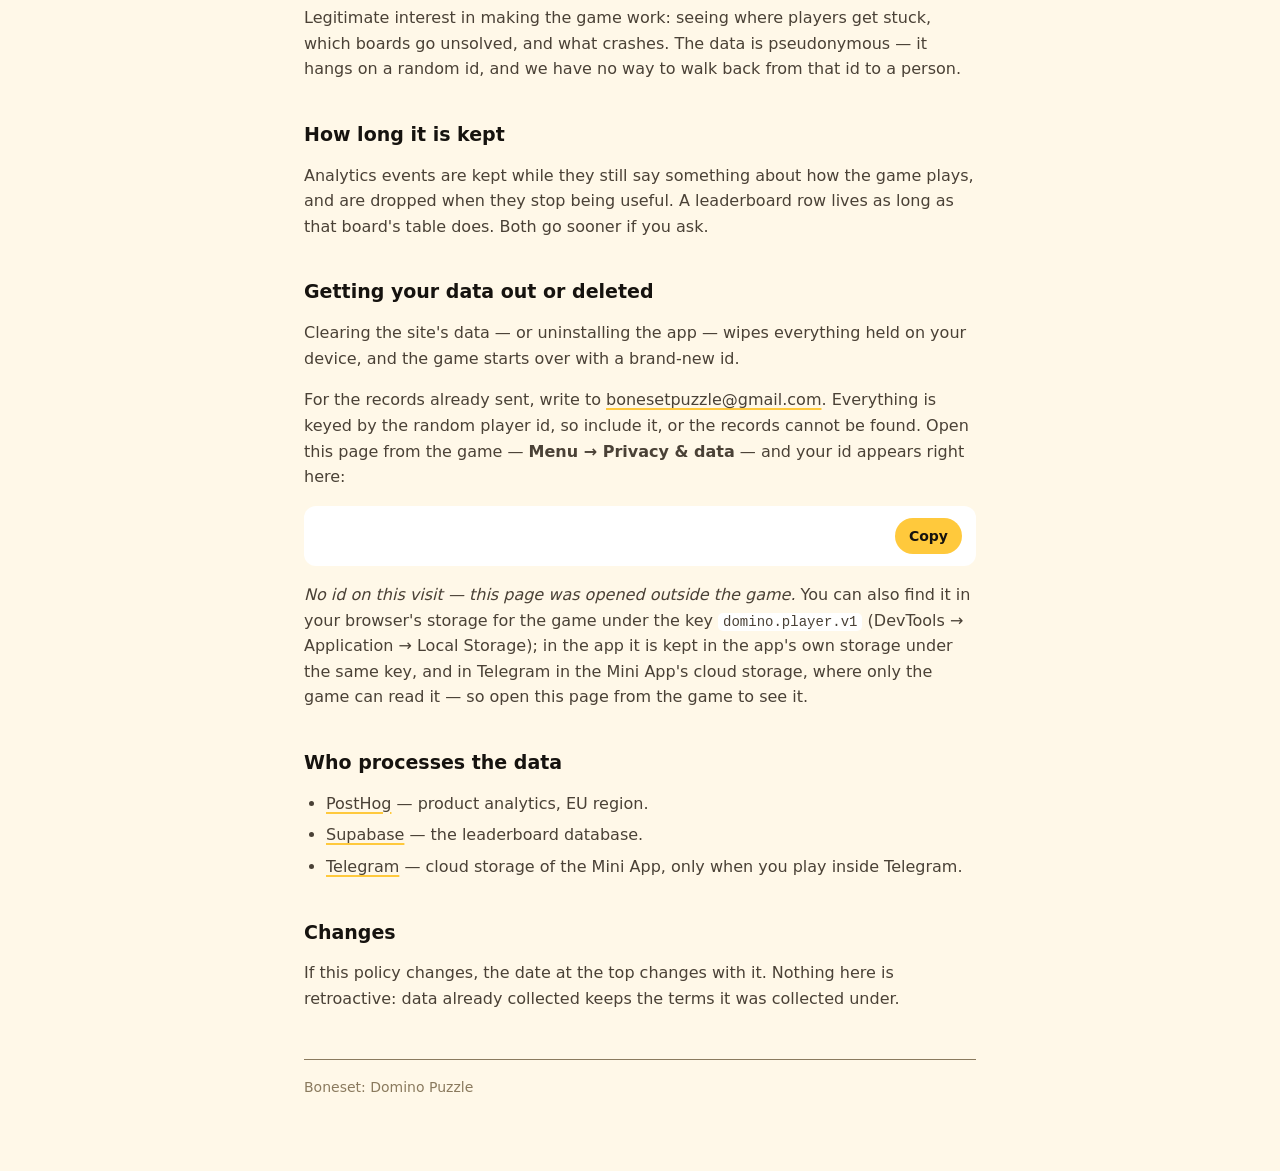
<file: privacy.html>
<!doctype html>
<html lang="en">
  <head>
    <meta charset="utf-8" />
    <meta name="viewport" content="width=device-width, initial-scale=1" />
    <meta name="robots" content="index, follow" />
    <title>Boneset — Privacy Policy</title>
    <style>
      :root {
        --ink: #16130f;
        --ink-soft: #4a4136;
        --sheet: #fff8e8;
        --card: #ffffff;
        --accent: #ffc93c;
        --muted: #8a7a5e;
      }

      @media (prefers-color-scheme: dark) {
        :root {
          --ink: #f6efe0;
          --ink-soft: #cdc2ad;
          --sheet: #17140f;
          --card: #221d16;
          --muted: #9b8d74;
        }
      }

      * {
        box-sizing: border-box;
      }

      body {
        margin: 0;
        padding: 48px 20px 72px;
        background: var(--sheet);
        color: var(--ink);
        font-family:
          system-ui,
          -apple-system,
          "Segoe UI",
          Roboto,
          sans-serif;
        font-size: 16px;
        line-height: 1.6;
      }

      main {
        max-width: 42rem;
        margin: 0 auto;
      }

      h1 {
        margin: 0 0 4px;
        font-size: 30px;
        line-height: 1.2;
      }

      h2 {
        margin: 40px 0 8px;
        font-size: 19px;
        line-height: 1.3;
      }

      .updated {
        margin: 0 0 32px;
        color: var(--muted);
        font-size: 14px;
      }

      .lead {
        padding: 16px 18px;
        border-left: 4px solid var(--accent);
        border-radius: 0 12px 12px 0;
        background: var(--card);
      }

      ul {
        padding-left: 22px;
      }

      li {
        margin-bottom: 6px;
      }

      p,
      li {
        color: var(--ink-soft);
      }

      .lead p {
        color: var(--ink);
      }

      code {
        padding: 1px 5px;
        border-radius: 5px;
        background: var(--card);
        font-family: ui-monospace, "SF Mono", Menlo, Consolas, monospace;
        font-size: 14px;
      }

      a {
        color: inherit;
        text-decoration-color: var(--accent);
        text-decoration-thickness: 2px;
        text-underline-offset: 3px;
      }

      .player-id {
        display: flex;
        flex-wrap: wrap;
        gap: 10px;
        align-items: center;
        margin: 12px 0 0;
        padding: 12px 14px;
        border-radius: 12px;
        background: var(--card);
      }

      .player-id code {
        flex: 1 1 auto;
        padding: 0;
        background: none;
        color: var(--ink);
        word-break: break-all;
      }

      .player-id button {
        flex: none;
        padding: 7px 14px;
        border: 0;
        border-radius: 999px;
        background: var(--accent);
        color: #16130f;
        font: inherit;
        font-size: 14px;
        font-weight: 600;
        cursor: pointer;
      }

      footer {
        margin-top: 48px;
        padding-top: 16px;
        border-top: 1px solid var(--muted);
        color: var(--muted);
        font-size: 14px;
      }
    </style>
  </head>
  <body>
    <main>
      <h1>Boneset — Privacy Policy</h1>
      <p class="updated">Last updated: 12 September 2026</p>

      <div class="lead">
        <p>
          Boneset is a domino puzzle. It has no accounts of its own, no chat and no sign-up form, so
          it never learns your name, e-mail or anything you would call an identity. What it does
          collect is a random player id plus a record of how the puzzles are going — enough to tell
          a board that is too hard from a board that is broken.
        </p>
      </div>

      <h2>Who to write to</h2>
      <p>
        Questions, access requests, deletion requests — one address:
        <a href="mailto:bonesetpuzzle@gmail.com">bonesetpuzzle@gmail.com</a>.
      </p>

      <h2>What stays on your device</h2>
      <ul>
        <li>Your progress through the campaign and the log of boards you have solved.</li>
        <li>Settings: language, sound and vibration.</li>
        <li>An unfinished board, so you can come back to it.</li>
        <li>
          A random player id (a UUID, generated on your device the first time you play). It is not
          derived from anything about you or your hardware.
        </li>
      </ul>
      <p>
        In the browser this is ordinary site storage; in the app it is the app's own storage on your
        device. Clearing site data — or uninstalling the app — removes all of it, the player id
        included.
      </p>
      <p>
        Inside Telegram the same set is kept in Telegram's cloud storage for this Mini App instead
        of on the device: it is tied to your Telegram account, so your progress follows you between
        devices, and Telegram holds it under its own terms. Telegram also hands every Mini App its
        launch data — your Telegram user id, name, username and interface language. The game reads
        the language only; it never stores the rest and never sends it anywhere.
      </p>

      <h2>What leaves your device</h2>
      <ul>
        <li>
          <strong>Gameplay analytics</strong>, to PostHog on EU servers: named in-game events — the
          app opening and the session ending, a level started, solved or abandoned, the first move,
          hints and auto-fill, mode switches, pauses, board sharing, language, sound and vibration
          changes, generator use, and errors. Each event carries the random player id, the game
          version and platform, your browser and device type, and the IP address of the request,
          from which PostHog derives an approximate country and city.
        </li>
        <li>
          <strong>Leaderboard entries</strong>, to a Supabase database: when you solve a board, its
          completion time, the player id and the platform. The game can ask only for its own place
          in the table — it cannot read anyone else's rows.
        </li>
        <li>
          <strong>The end-of-game survey</strong>, if you fill it in: your rating and whatever you
          type in the comment. It is a free-text field, so please don't put personal details in it.
        </li>
      </ul>

      <h2>What the game never does</h2>
      <ul>
        <li>No names, e-mail addresses, phone numbers, contacts or payment details.</li>
        <li>No advertising profiles, no cross-site tracking, no data brokers.</li>
        <li>Your data is never sold or handed to anyone beyond the services listed below.</li>
      </ul>

      <h2>Why we collect it</h2>
      <p>
        Legitimate interest in making the game work: seeing where players get stuck, which boards go
        unsolved, and what crashes. The data is pseudonymous — it hangs on a random id, and we have
        no way to walk back from that id to a person.
      </p>

      <h2>How long it is kept</h2>
      <p>
        Analytics events are kept while they still say something about how the game plays, and are
        dropped when they stop being useful. A leaderboard row lives as long as that board's table
        does. Both go sooner if you ask.
      </p>

      <h2>Getting your data out or deleted</h2>
      <p>
        Clearing the site's data — or uninstalling the app — wipes everything held on your device,
        and the game starts over with a brand-new id.
      </p>
      <p>
        For the records already sent, write to
        <a href="mailto:bonesetpuzzle@gmail.com">bonesetpuzzle@gmail.com</a>. Everything is keyed by
        the random player id, so include it, or the records cannot be found. Open this page from the
        game — <strong>Menu → Privacy &amp; data</strong> — and your id appears right here:
      </p>
      <div class="player-id" id="player-id" hidden>
        <code id="player-id-value"></code>
        <button type="button" id="player-id-copy">Copy</button>
      </div>
      <p id="player-id-missing">
        <em>No id on this visit — this page was opened outside the game.</em> You can also find it
        in your browser's storage for the game under the key <code>domino.player.v1</code> (DevTools
        → Application → Local Storage); in the app it is kept in the app's own storage under the
        same key, and in Telegram in the Mini App's cloud storage, where only the game can read it —
        so open this page from the game to see it.
      </p>

      <h2>Who processes the data</h2>
      <ul>
        <li>
          <a href="https://posthog.com/privacy" rel="noopener noreferrer">PostHog</a> — product
          analytics, EU region.
        </li>
        <li>
          <a href="https://supabase.com/privacy" rel="noopener noreferrer">Supabase</a> — the
          leaderboard database.
        </li>
        <li>
          <a href="https://telegram.org/privacy" rel="noopener noreferrer">Telegram</a> — cloud
          storage of the Mini App, only when you play inside Telegram.
        </li>
      </ul>

      <h2>Changes</h2>
      <p>
        If this policy changes, the date at the top changes with it. Nothing here is retroactive:
        data already collected keeps the terms it was collected under.
      </p>

      <footer>Boneset: Domino Puzzle</footer>
    </main>
    <script>
      // Игра открывает страницу как `…#id=<uuid>`: фрагмент до сервера не доходит, читается
      // только здесь. Нет id — блок скрыт, и вместо него строка о том, что страницу открыли
      // не из игры.
      (function () {
        var match =
          /(?:^|&)id=([0-9a-f]{8}-[0-9a-f]{4}-[0-9a-f]{4}-[0-9a-f]{4}-[0-9a-f]{12})(?:&|$)/i.exec(
            location.hash.slice(1),
          );
        var block = document.getElementById("player-id");
        var missing = document.getElementById("player-id-missing");
        if (!match) {
          return;
        }
        var id = match[1].toLowerCase();
        var value = document.getElementById("player-id-value");
        var button = document.getElementById("player-id-copy");
        value.textContent = id;
        block.hidden = false;
        missing.hidden = true;

        function select() {
          var range = document.createRange();
          range.selectNodeContents(value);
          var selection = window.getSelection();
          selection.removeAllRanges();
          selection.addRange(range);
        }

        button.addEventListener("click", function () {
          var done = function () {
            button.textContent = "Copied";
            setTimeout(function () {
              button.textContent = "Copy";
            }, 1500);
          };
          if (navigator.clipboard && navigator.clipboard.writeText) {
            navigator.clipboard.writeText(id).then(done, select);
          } else {
            select();
          }
        });
      })();
    </script>
  </body>
</html>
</file>
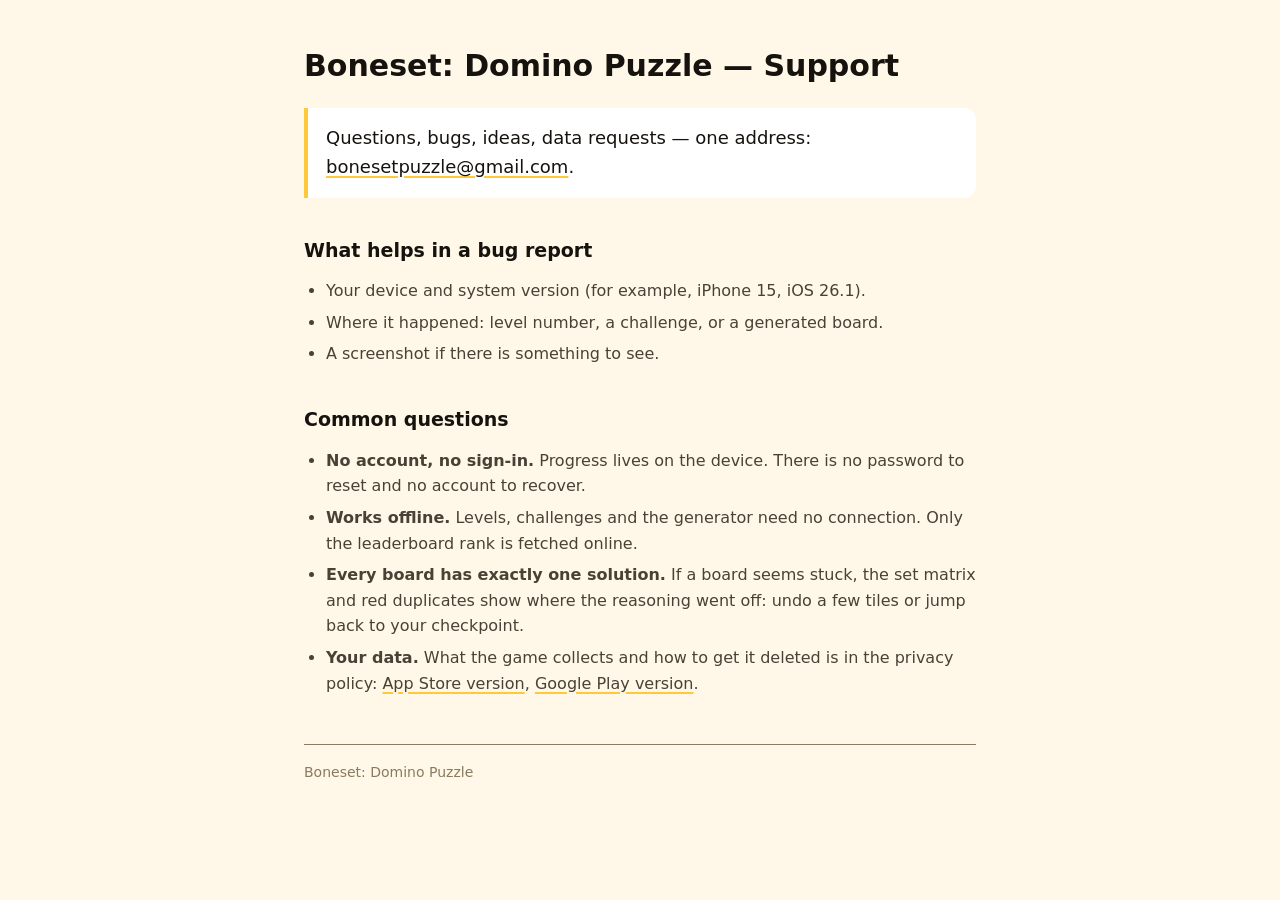
<file: support.html>
<!doctype html>
<html lang="en">
  <head>
    <meta charset="utf-8" />
    <meta name="viewport" content="width=device-width, initial-scale=1" />
    <meta name="robots" content="index, follow" />
    <title>Boneset: Domino Puzzle — Support</title>
    <style>
      :root {
        --ink: #16130f;
        --ink-soft: #4a4136;
        --sheet: #fff8e8;
        --card: #ffffff;
        --accent: #ffc93c;
        --muted: #8a7a5e;
      }

      @media (prefers-color-scheme: dark) {
        :root {
          --ink: #f6efe0;
          --ink-soft: #cdc2ad;
          --sheet: #17140f;
          --card: #221d16;
          --muted: #9b8d74;
        }
      }

      * {
        box-sizing: border-box;
      }

      body {
        margin: 0;
        padding: 48px 20px 72px;
        background: var(--sheet);
        color: var(--ink);
        font-family:
          system-ui,
          -apple-system,
          "Segoe UI",
          Roboto,
          sans-serif;
        font-size: 16px;
        line-height: 1.6;
      }

      main {
        max-width: 42rem;
        margin: 0 auto;
      }

      h1 {
        margin: 0 0 24px;
        font-size: 30px;
        line-height: 1.2;
      }

      h2 {
        margin: 40px 0 8px;
        font-size: 19px;
        line-height: 1.3;
      }

      .lead {
        padding: 16px 18px;
        border-left: 4px solid var(--accent);
        border-radius: 0 12px 12px 0;
        background: var(--card);
      }

      ul {
        padding-left: 22px;
      }

      li {
        margin-bottom: 6px;
      }

      p,
      li {
        color: var(--ink-soft);
      }

      .lead p {
        margin: 0;
        color: var(--ink);
        font-size: 18px;
      }

      a {
        color: inherit;
        text-decoration-color: var(--accent);
        text-decoration-thickness: 2px;
        text-underline-offset: 3px;
      }

      footer {
        margin-top: 48px;
        padding-top: 16px;
        border-top: 1px solid var(--muted);
        color: var(--muted);
        font-size: 14px;
      }
    </style>
  </head>
  <body>
    <main>
      <h1>Boneset: Domino Puzzle — Support</h1>

      <div class="lead">
        <p>
          Questions, bugs, ideas, data requests — one address:
          <a href="mailto:bonesetpuzzle@gmail.com">bonesetpuzzle@gmail.com</a>.
        </p>
      </div>

      <h2>What helps in a bug report</h2>
      <ul>
        <li>Your device and system version (for example, iPhone 15, iOS 26.1).</li>
        <li>Where it happened: level number, a challenge, or a generated board.</li>
        <li>A screenshot if there is something to see.</li>
      </ul>

      <h2>Common questions</h2>
      <ul>
        <li>
          <strong>No account, no sign-in.</strong> Progress lives on the device. There is no
          password to reset and no account to recover.
        </li>
        <li>
          <strong>Works offline.</strong> Levels, challenges and the generator need no connection.
          Only the leaderboard rank is fetched online.
        </li>
        <li>
          <strong>Every board has exactly one solution.</strong> If a board seems stuck, the set
          matrix and red duplicates show where the reasoning went off: undo a few tiles or jump back
          to your checkpoint.
        </li>
        <li>
          <strong>Your data.</strong> What the game collects and how to get it deleted is in the
          privacy policy: <a href="privacy-ios.html">App Store version</a>,
          <a href="privacy-android.html">Google Play version</a>.
        </li>
      </ul>

      <footer>Boneset: Domino Puzzle</footer>
    </main>
  </body>
</html>
</file>
<file: coolmath/assets/index-DIbREAP7.css>
@font-face{font-family:JetBrains Mono;font-style:normal;font-weight:400 700;font-display:swap;src:url([data-uri])format("woff2");unicode-range:U+460-52F,U+1C80-1C8A,U+20B4,U+2DE0-2DFF,U+A640-A69F,U+FE2E-FE2F}@font-face{font-family:JetBrains Mono;font-style:normal;font-weight:400 700;font-display:swap;src:url(./jetbrains-mono-cyrillic-D2jMJ_bk.woff2)format("woff2");unicode-range:U+301,U+400-45F,U+490-491,U+4B0-4B1,U+2116}@font-face{font-family:JetBrains Mono;font-style:normal;font-weight:400 700;font-display:swap;src:url(./jetbrains-mono-latin-ext-Bnd2h4Br.woff2)format("woff2");unicode-range:U+100-2BA,U+2BD-2C5,U+2C7-2CC,U+2CE-2D7,U+2DD-2FF,U+304,U+308,U+329,U+1D00-1DBF,U+1E00-1E9F,U+1EF2-1EFF,U+2020,U+20A0-20AB,U+20AD-20C0,U+2113,U+2C60-2C7F,U+A720-A7FF}@font-face{font-family:JetBrains Mono;font-style:normal;font-weight:400 700;font-display:swap;src:url(./jetbrains-mono-latin-Db4Uuiha.woff2)format("woff2");unicode-range:U+??,U+131,U+152-153,U+2BB-2BC,U+2C6,U+2DA,U+2DC,U+304,U+308,U+329,U+2000-206F,U+20AC,U+2122,U+2191,U+2193,U+2212,U+2215,U+FEFF,U+FFFD}@font-face{font-family:Rubik;font-style:normal;font-weight:500 900;font-display:swap;src:url(./rubik-cyrillic-ext-BgEjOSi_.woff2)format("woff2");unicode-range:U+460-52F,U+1C80-1C8A,U+20B4,U+2DE0-2DFF,U+A640-A69F,U+FE2E-FE2F}@font-face{font-family:Rubik;font-style:normal;font-weight:500 900;font-display:swap;src:url(./rubik-cyrillic-6J3aU1sj.woff2)format("woff2");unicode-range:U+301,U+400-45F,U+490-491,U+4B0-4B1,U+2116}@font-face{font-family:Rubik;font-style:normal;font-weight:500 900;font-display:swap;src:url(./rubik-latin-ext-xIGCplNB.woff2)format("woff2");unicode-range:U+100-2BA,U+2BD-2C5,U+2C7-2CC,U+2CE-2D7,U+2DD-2FF,U+304,U+308,U+329,U+1D00-1DBF,U+1E00-1E9F,U+1EF2-1EFF,U+2020,U+20A0-20AB,U+20AD-20C0,U+2113,U+2C60-2C7F,U+A720-A7FF}@font-face{font-family:Rubik;font-style:normal;font-weight:500 900;font-display:swap;src:url(./rubik-latin-0V_ixqQm.woff2)format("woff2");unicode-range:U+??,U+131,U+152-153,U+2BB-2BC,U+2C6,U+2DA,U+2DC,U+304,U+308,U+329,U+2000-206F,U+20AC,U+2122,U+2191,U+2193,U+2212,U+2215,U+FEFF,U+FFFD}:root{--ink:#16130f;--ink-soft:#4a4136;--sheet:#fff8e8;--card:#fff;--tray:#f5e6c6;--accent:#ffc93c;--done:#3fcf8e;--dash:#c6b896;--muted:#8a7a5e;--error:#e23a57;--sand:#fbf3e0;--plate:#ebd8ae;--danger:#c0304a;--danger-sheet:#fff1f2;--border:2.5px;--drop:5px 5px 0 var(--ink);--column:100%;--zoom:1;--safe-top:calc(var(--safe-area-inset-top,env(safe-area-inset-top,0px)) / var(--zoom));--safe-right:calc(var(--safe-area-inset-right,env(safe-area-inset-right,0px)) / var(--zoom));--safe-bottom:calc(var(--safe-area-inset-bottom,env(safe-area-inset-bottom,0px)) / var(--zoom));--safe-left:calc(var(--safe-area-inset-left,env(safe-area-inset-left,0px)) / var(--zoom));--font-ui:"Rubik", system-ui, -apple-system, "Helvetica Neue", sans-serif;--font-mono:"JetBrains Mono", ui-monospace, "SF Mono", Menlo, monospace;font-family:var(--font-ui);--lightningcss-light:initial;--lightningcss-dark: ;color-scheme:light}@media (width>=720px){:root{--column:640px}}*{box-sizing:border-box}html,body,#root{height:100%}#root{zoom:var(--zoom)}body{background:var(--sheet);color:var(--ink);-webkit-font-smoothing:antialiased;overscroll-behavior:none;margin:0;overflow:hidden}html{-webkit-tap-highlight-color:transparent}button{font:inherit;color:inherit;cursor:pointer}:focus{outline:none}html[data-keyboard] :focus{outline:var(--border) solid var(--ink);outline-offset:3px;box-shadow:none}.app{height:100%}.level{height:calc(100dvh / var(--zoom));background:var(--tray);flex-direction:column;display:flex}.hud{height:calc(52px + var(--safe-top));padding-block:var(--safe-top) 0;padding-inline:max(calc(12px + var(--safe-left)), calc((100% - var(--column)) / 2)) max(calc(12px + var(--safe-right)), calc((100% - var(--column)) / 2));border-bottom:var(--border) solid var(--ink);background:var(--card);flex:none;align-items:center;gap:8px;display:flex}.hud__place{letter-spacing:-.01em;flex:0 auto;align-items:center;gap:8px;min-width:0;margin:0;font-size:15px;font-weight:700;display:flex;overflow:hidden}.hud__pips{background:var(--ink);border-radius:4px;flex:none;gap:1.5px;padding:1.5px;display:inline-flex}.hud__name{text-overflow:ellipsis;white-space:nowrap;overflow:hidden}.hud__badge{border:2px solid var(--ink);background:var(--accent);font-family:var(--font-mono);text-transform:uppercase;white-space:nowrap;border-radius:7px;flex:none;padding:3px 6px;font-size:10px;font-weight:700}.hud__gap{flex:auto}.hud__result{border:2px solid var(--ink);background:var(--sand);border-radius:10px;flex:none;align-items:center;gap:7px;padding:3px 9px;display:flex}.hud__result .clock__time{font-size:17px}.hud__result .hud__note{color:var(--ink);font-size:13px;overflow:visible}.hud__sep{background:#16130f40;border-radius:1px;flex:none;width:2px;height:15px}.hud__pending{background:var(--muted);opacity:.25;border-radius:5px;flex:none;width:32px;height:10px;animation:1.4s ease-in-out infinite pending}.hud__note{text-overflow:ellipsis;min-width:0;font-family:var(--font-mono);color:var(--muted);white-space:nowrap;font-size:10px;font-weight:700;overflow:hidden}@media (width<=389px){.hud{padding-inline:max(calc(10px + var(--safe-left)), calc((100% - var(--column)) / 2)) max(calc(10px + var(--safe-right)), calc((100% - var(--column)) / 2));gap:6px}.hud__result{gap:5px;padding-inline:7px}}.hud__menu{border:var(--border) solid var(--ink);background:var(--sheet);width:34px;height:34px;box-shadow:2px 2px 0 var(--ink);border-radius:11px;flex:none;justify-content:center;align-items:center;padding:0;display:flex}.bars{border-top:2.5px solid var(--ink);border-bottom:2.5px solid var(--ink);width:15px;height:11px;display:block}.bars:before{content:"";background:var(--ink);width:100%;height:2.5px;margin-top:1.75px;display:block}.tick{border-bottom:var(--border) solid var(--ink);border-left:var(--border) solid var(--ink);display:block;transform:rotate(-45deg)}.cross{display:block;position:relative}.cross:before,.cross:after{width:100%;height:var(--border);margin-top:calc(var(--border) / -2);content:"";background:var(--ink);border-radius:1px;position:absolute;top:50%;left:0}.cross:before{transform:rotate(45deg)}.cross:after{transform:rotate(-45deg)}.field{touch-action:none;-webkit-user-select:none;user-select:none;flex:auto;min-height:0;position:relative}.field__stage{position:absolute;inset:0}.field--solved{pointer-events:none}.field--solved .field__stage{animation:.7s ease-out both settle}.field__tray{z-index:1;pointer-events:none;position:absolute;inset:0;overflow:visible}.field__tray-face{fill:var(--plate)}.field__tray-lip{fill:#ffffff80}.field__tray-shade{fill:#16130f2e}.half{z-index:2;transition:transform 80ms ease-out,box-shadow 80ms ease-out;position:absolute;box-shadow:inset 0 0 0 2px #16130f21,0 1px #fff6}.half--deal{animation:.15s cubic-bezier(.2,.8,.25,1) backwards half-deal}.half--press{animation:90ms ease-out both half-press}.half--trail{animation:.14s ease-out both half-trail}.half--nope{z-index:7;animation:.15s ease-in-out both half-nope}.half--covered{z-index:4;box-shadow:inset 0 -3px #16130f29}.half--selected{z-index:6;box-shadow:0 0 0 3px var(--ink), 0 0 0 7px var(--accent), 4px 4px 0 #16130f73;transform:scale(1.06)}.half__dot{border-radius:50%;position:absolute}.bone{z-index:3;box-shadow:0 0 0 2.5px var(--ink), inset 0 2px 0 #ffffffe6, 3px 4px 0 #16130f38;background:linear-gradient(155deg,#fffefa 0%,#fcf5e7 52%,#f0e4cd 100%);position:absolute}.bone--drop{animation:.11s cubic-bezier(.2,.8,.25,1) both bone-drop}.bone--out{z-index:3;pointer-events:none;animation:80ms ease-in both bone-out}.bone--ghost{z-index:2;opacity:.32;pointer-events:none}.bone--duplicate{box-shadow:0 0 0 3px var(--error), inset 0 2px 0 #ffffffe6, 3px 4px 0 #e23a574d;animation:.42s ease-in-out 2 nudge}.bone--nope{animation:.24s ease-in-out both bone-nope}@keyframes bone-nope{0%,to{transform:translate(0)rotate(0)}30%{transform:translate(-3px)rotate(-1deg)}70%{transform:translate(3px)rotate(1deg)}}.bone__divider{background:#16130f9e;border-radius:2px;position:absolute}.wall{z-index:5;background:var(--ink);position:absolute;box-shadow:0 1px #ffffff40}.wall--in{animation:90ms ease-out both wall-grow}.wall--hint{opacity:.22;pointer-events:none;animation:none}.actions{height:44px;padding-block:0;padding-inline:max(calc(18px + var(--safe-left)), calc((100% - var(--column)) / 2)) max(calc(18px + var(--safe-right)), calc((100% - var(--column)) / 2));background:var(--tray);flex:none;justify-content:center;align-items:center;display:flex}.autofill{border:var(--border) solid var(--ink);background:var(--done);height:38px;box-shadow:3px 3px 0 var(--ink);border-radius:13px;align-items:center;gap:9px;padding:0 18px;font-size:15px;font-weight:900;display:inline-flex}.footer{border-top:var(--border) solid var(--ink);background:var(--sand);flex-direction:column;flex:none;display:flex}.footer__body{padding-block:16px calc(16px + var(--safe-bottom));padding-inline:max(calc(14px + var(--safe-left)), calc((100% - var(--column)) / 2)) max(calc(14px + var(--safe-right)), calc((100% - var(--column)) / 2));flex-wrap:wrap;align-items:flex-start;gap:14px;display:flex}.tools{flex-direction:column;flex:130px;gap:9px;min-width:0;display:flex}.modes{border:var(--border) solid var(--ink);background:var(--card);height:52px;box-shadow:3px 3px 0 var(--ink);border-radius:15px;flex:none;gap:4px;padding:4px;display:flex}.mode{--mode-gap:6px;gap:var(--mode-gap);min-width:0;color:var(--muted);background:0 0;border:0;border-radius:11px;flex:1 1 0;justify-content:center;align-items:center;padding:0;font-size:14px;font-weight:600;display:flex}.mode__word{text-overflow:ellipsis;white-space:nowrap;overflow:hidden}.modes--iconic .mode{gap:0}.modes--iconic .mode__word{visibility:hidden;width:0}.mode--active{background:var(--accent);box-shadow:inset 0 0 0 2px var(--ink);color:var(--ink);font-weight:700}html[data-keyboard] .mode:focus{outline-offset:0}.checkpoint{flex:none;gap:8px;display:flex}.checkpoint__button{border:var(--border) solid var(--ink);background:var(--card);min-width:0;height:52px;box-shadow:3px 3px 0 var(--ink);border-radius:15px;flex:1 1 0;justify-content:center;align-items:center;padding:0;display:flex}.checkpoint__button--set{background:var(--accent)}.checkpoint__button:disabled{border-style:dashed;border-color:var(--dash);background:var(--sand);box-shadow:none;color:var(--dash);cursor:default}.checkpoint__button--off{border-style:dashed;border-color:var(--danger);background:var(--danger-sheet);box-shadow:3px 3px 0 var(--danger);color:var(--danger)}.checkpoint__button--clear{border-color:var(--danger);background:var(--danger-sheet);box-shadow:3px 3px 0 var(--danger);color:var(--danger)}.matrix{--matrix-cell:18px;--matrix-label:10px;--matrix-gap:3px;gap:var(--matrix-gap);flex-direction:column;flex:none;align-self:flex-start;display:flex}.matrix__head{gap:var(--matrix-gap);display:flex}.matrix__head:before,.matrix__head:after{width:var(--matrix-label);content:"";flex:none}.matrix__col{width:var(--matrix-cell);text-align:center}.matrix__row{gap:var(--matrix-gap);align-items:center;display:flex}.matrix__label{width:var(--matrix-label);text-align:center;flex:none}.matrix__col,.matrix__label{font-family:var(--font-mono);font-size:9px;font-weight:700;line-height:1}.matrix__cells{gap:var(--matrix-gap);display:flex}.matrix__chip{width:var(--matrix-cell);height:var(--matrix-cell);border-radius:calc(var(--matrix-cell) / 3);justify-content:center;align-items:center;display:flex}.matrix__chip--placed{border:var(--border) solid var(--ink);background:var(--done);box-shadow:2px 2px 0 var(--ink)}.matrix__chip--empty{border:var(--border) dashed var(--muted);background:var(--sheet)}.matrix__chip--duplicate{border:var(--border) solid var(--ink);background:var(--error);box-shadow:2px 2px 0 var(--ink)}.matrix .tick{width:8px;height:4.5px;margin-top:-2px;animation:.32s ease-out both pop}.matrix .cross{width:8px;height:8px;animation:.32s ease-out both pop-cross}.tiles{--tile-half:32px;--tile-gap:16px;gap:12px var(--tile-gap);max-width:calc(3 * (2 * var(--tile-half) + 19px) + 2 * var(--tile-gap));flex-wrap:wrap;justify-content:center;align-self:center;display:flex}.footer--bare .footer__body{justify-content:center}.tile{border:var(--border) solid var(--ink);box-shadow:3px 3px 0 var(--ink);background:linear-gradient(155deg,#fffefa 0%,#fcf5e7 52%,#f0e4cd 100%);border-radius:11px;align-items:center;gap:3px;padding:3px;display:flex;position:relative}.tile__half{width:var(--tile-half);height:var(--tile-half);border-radius:30%;position:relative;box-shadow:inset 0 0 0 2px #16130f21}.tile__dot{border-radius:50%;width:21%;height:21%;position:absolute}.tile__divider{background:#16130f9e;border-radius:2px;align-self:stretch;width:2px;margin-block:4px}.tile--empty{border-style:dashed;border-color:var(--muted);background:var(--sheet);box-shadow:none}.tile--empty .tile__half,.tile--empty .tile__divider{opacity:.42}.tile--placed{animation:.26s cubic-bezier(.2,.8,.25,1) both tile-in}.tile--duplicate{border-color:var(--error);animation:.42s ease-in-out 2 nudge;box-shadow:3px 3px #e23a5773}.tile__count{border:2px solid var(--ink);background:var(--error);color:#fff;min-width:24px;height:22px;font-family:var(--font-mono);text-align:center;border-radius:11px;padding:0 5px;font-size:11px;font-weight:800;line-height:18px;position:absolute;top:-11px;right:-11px}.tile--arrive{animation:.42s cubic-bezier(.2,.8,.25,1) backwards tile-arrive}@keyframes tile-in{0%{transform:scale(.86)}60%{transform:scale(1.08)}to{transform:scale(1)}}@keyframes tile-arrive{0%{opacity:0;transform:translateY(10px)scale(.6)}70%{opacity:1;transform:translateY(0)scale(1.1)}to{opacity:1;transform:none}}.footer--arrive .matrix{animation:.36s cubic-bezier(.2,.8,.25,1) both matrix-arrive}.footer--arrive .tools{animation:.48s cubic-bezier(.2,.8,.25,1) .22s both tools-arrive}@keyframes matrix-arrive{0%{opacity:0;transform:scale(.7)}70%{opacity:1;transform:scale(1.05)}to{opacity:1;transform:none}}@keyframes tools-arrive{0%{opacity:0;transform:translateY(24px)}to{opacity:1;transform:none}}.clock__time{font-family:var(--font-mono);letter-spacing:-.02em;font-variant-numeric:tabular-nums;flex:none;font-size:17px;font-weight:700}.veil{z-index:22;background:var(--sheet);text-align:center;border:0;flex-direction:column;justify-content:center;align-items:center;gap:10px;width:100%;padding:24px;display:flex;position:fixed;inset:0}html[data-keyboard] .veil:focus{outline:none}.veil__title{letter-spacing:-.02em;font-size:28px;font-weight:900}.veil__text{max-width:280px;color:var(--ink-soft);font-size:14px;font-weight:500;line-height:1.5}.win{z-index:30;padding:calc(20px + var(--safe-top)) calc(16px + var(--safe-right)) calc(6px + var(--safe-bottom)) calc(16px + var(--safe-left));justify-content:center;align-items:flex-end;display:flex;position:fixed;inset:0}.win:before{content:"";background:linear-gradient(#16130f61 0%,#16130f6b 40%,#16130f9e 70% 100%);animation:.2s ease-out both fade;position:absolute;inset:0}.win__panel{border:var(--border) solid var(--ink);background:var(--card);width:100%;max-width:420px;box-shadow:var(--drop);will-change:transform, opacity;border-radius:24px;flex-direction:column;gap:9px;padding:16px 16px 14px;animation:.42s cubic-bezier(.42,.68,.32,1.3) 60ms both rise;display:flex;position:relative}.win__head{flex-direction:column;gap:3px;display:flex}.win__title{letter-spacing:-.01em;margin:0;font-size:27px;font-weight:900;line-height:1}.win__place{color:var(--ink-soft);margin:0;font-size:15px;font-weight:600}.win__time{border:var(--border) solid var(--ink);background:var(--tray);border-radius:16px;flex-direction:column;gap:2px;padding:8px 14px 10px;display:flex}.win__label{font-family:var(--font-mono);letter-spacing:.12em;text-transform:uppercase;color:var(--muted);font-size:11px}.win__clock{font-family:var(--font-mono);font-variant-numeric:tabular-nums;font-size:32px;font-weight:700;line-height:1.05}.win__board{border:var(--border) solid var(--ink);background:var(--sheet);border-radius:16px;flex-direction:column;padding:9px 14px 11px;display:flex}.win__boardHead{justify-content:space-between;align-items:center;gap:10px;display:flex}.win__counted{border:2px solid var(--ink);background:var(--accent);font-family:var(--font-mono);letter-spacing:.08em;text-transform:uppercase;border-radius:6px;padding:1px 5px;font-size:10px}.win__rank{font-family:var(--font-mono);font-variant-numeric:tabular-nums;margin:5px 0 0;font-size:23px;font-weight:700;line-height:1}.win__first{margin:5px 0 0;font-size:17px;font-weight:600;line-height:1.25}.win__offline{color:var(--ink-soft);text-wrap:pretty;margin:5px 0 0;font-size:15px;line-height:1.35}.win__retry{border:0;border-bottom:2px solid var(--accent);background:0 0;margin:5px 0 4px;padding:0;font-size:14px;font-weight:600}.win__extra{grid-template-rows:0fr;min-height:0;transition:grid-template-rows .2s ease-out;display:grid}.win__extra[data-open=true]{grid-template-rows:1fr}.win__extraInner{min-height:0;margin-inline:-6px;padding-inline:6px;overflow:hidden}.win__ratio{color:var(--ink-soft);margin:5px 0 0;font-size:14px;line-height:1.3}.win__scale{border:2px solid var(--ink);background:var(--tray);border-radius:6px;height:12px;margin-top:2px;position:relative}.win__scaleFill{background:var(--ink);border-radius:2px 0 0 2px;position:absolute;inset:0 auto 0 0}.win__scaleMark{border:2px solid var(--ink);background:var(--accent);border-radius:3px;width:8px;height:14px;margin-left:-4px;position:absolute;top:-3px}.win__scale--top{background:var(--accent)}.win__pending{background:var(--muted);opacity:.25;border-radius:5px;width:48px;height:17px;animation:1.4s ease-in-out infinite pending;display:inline-block}.win__pending--counted{width:66px;height:17px}.win__pending--rank{width:148px;height:23px;margin-top:5px}@keyframes pending{0%,to{opacity:.18}50%{opacity:.35}}@media (prefers-reduced-motion:reduce){.hud__pending,.win__pending,.half,.half--press,.half--trail,.half--nope,.half--deal,.bone--drop,.bone--out,.bone--duplicate,.wall--in,.field--solved .field__stage,.matrix .tick,.matrix .cross,.tile--placed,.tile--duplicate,.tile--arrive,.footer--arrive .matrix,.footer--arrive .tools,.bone--nope,.mode[data-pushed],.checkpoint__button[data-pushed],[data-call] [data-lesson-focus],[data-call] .field__hint-cell,[data-call] .field__hint-edge{animation:none}.half{transition:none}.half--nope,.bone--nope,.mode[data-pushed],.checkpoint__button[data-pushed]{outline:3px solid var(--error);outline-offset:2px}}.win__button{border:var(--border) solid var(--ink);background:var(--accent);height:58px;box-shadow:4px 4px 0 var(--ink);border-radius:16px;padding:0;font-size:19px;font-weight:700}.win__again{flex-direction:column;align-items:center;gap:4px;display:flex}.win__replay{border:var(--border) solid var(--ink);background:var(--card);border-radius:16px;width:100%;height:44px;padding:0;font-size:17px;font-weight:700}.win__note{font-family:var(--font-mono);color:var(--muted);text-align:center;margin:0;font-size:11px;line-height:1.4}html[data-keyboard] .win__retry:focus{outline-offset:1px}.pause{z-index:15;padding-block:calc(26px + var(--safe-top)) calc(6px + var(--safe-bottom));padding-inline:max(calc(18px + var(--safe-left)), calc((100% - var(--column)) / 2)) max(calc(18px + var(--safe-right)), calc((100% - var(--column)) / 2));background:var(--sheet);flex-direction:column;display:flex;position:fixed;inset:0;overflow:clip}.pause__head{z-index:1;flex:none;align-items:center;gap:14px;display:flex;position:relative}.pause__bones{z-index:0;left:max(0px, calc((100% - var(--column)) / 2));right:max(0px, calc((100% - var(--column)) / 2));top:calc(76px + var(--safe-top));pointer-events:none;position:absolute;bottom:0}.pauseBone{box-sizing:border-box;border:3px solid var(--ink);background:var(--sheet);width:96px;height:180px;box-shadow:var(--drop);border-radius:16px;flex-direction:column;animation:.24s cubic-bezier(.2,.8,.25,1) both pause-bone;display:flex;position:absolute}.pauseBone__half{flex:1;grid-template-rows:repeat(3,1fr);grid-template-columns:repeat(3,1fr);place-items:center;padding:8px 10px;display:grid}.pauseBone__line{background:var(--ink);flex:none;height:3px}.pauseBone__pip{background:var(--ink);border-radius:50%;width:14px;height:14px}.pauseBone--left{top:46px;left:-34px;transform:rotate(-9deg)}.pauseBone--right{background:#fff1d0;animation-delay:40ms;top:20px;right:-40px;transform:rotate(13deg)}.pauseBone--mid{animation-delay:80ms;top:160px;left:104px;transform:rotate(4deg)}.pause__card{z-index:1;border:var(--border) solid var(--ink);background:var(--card);box-shadow:var(--drop);border-radius:24px;flex-direction:column;gap:9px;margin-top:auto;padding:16px 16px 14px;animation:.2s ease-out both pause-card;display:flex;position:relative}.pause__spot{border:var(--border) solid var(--ink);background:var(--tray);border-radius:16px;flex-direction:column;gap:2px;padding:8px 14px 10px;display:flex}.pause__label{font-family:var(--font-mono);letter-spacing:.12em;text-transform:uppercase;color:var(--muted);font-size:11px}.pause__time{font-family:var(--font-mono);font-variant-numeric:tabular-nums;font-size:32px;font-weight:700;line-height:1.05}.pause__copy{background:0 0;border:0;justify-content:center;align-items:center;height:44px;padding:0;display:flex}.pause__copyText{border-bottom:var(--border) solid var(--accent);color:var(--ink-soft);align-items:center;gap:7px;padding-bottom:2px;font-size:14px;font-weight:600;display:inline-flex}.pause__copyIcon{font-size:13px}.pause__quit{border:var(--border) solid var(--ink);background:var(--card);border-radius:16px;justify-content:center;align-items:center;height:44px;font-size:17px;font-weight:700;display:flex}.pause__resume{border:var(--border) solid var(--ink);background:var(--accent);height:58px;box-shadow:4px 4px 0 var(--ink);border-radius:16px;justify-content:center;align-items:center;font-size:19px;font-weight:700;display:flex}.pause__resume,.pause__quit,.pause__failOk{transition:transform 80ms ease-out,box-shadow 80ms ease-out}.pause__resume:active,.pause__failOk:active{box-shadow:0 0 0 var(--ink);transform:translate(4px,4px)}.pause__quit:active{transform:translateY(3px)}.pause__toast{left:26px;right:26px;bottom:calc(100% + 14px + var(--border));background:var(--ink);height:40px;color:var(--sheet);border-radius:14px;justify-content:center;align-items:center;gap:8px;margin:0;font-size:14px;font-weight:600;animation:.16s ease-out both pause-toast;display:flex;position:absolute}.pause__toast--leaving{animation:.2s ease-out both pause-toast-out}.pause__toastTick{color:var(--accent)}.pause__failure{z-index:2;justify-content:center;align-items:center;padding:22px;display:flex;position:fixed;inset:0}.pause__backdrop{background:#16130f8c;border:0;animation:.16s ease-out both fade;position:absolute;inset:0}.pause__failCard{border:var(--border) solid var(--ink);background:var(--card);width:100%;max-width:344px;box-shadow:var(--drop);border-radius:24px;flex-direction:column;gap:10px;padding:18px 18px 16px;display:flex;position:relative}.pause__failTitle{letter-spacing:-.01em;margin:0;font-size:21px;font-weight:800;line-height:1.1}.pause__failText{color:var(--ink-soft);margin:0;font-size:14px;font-weight:500;line-height:1.45}.pause__id{border:var(--border) solid var(--ink);background:var(--tray);font-family:var(--font-mono);overflow-wrap:anywhere;-webkit-user-select:all;user-select:all;border-radius:14px;margin:0;padding:10px 13px;font-size:14px;line-height:1.4}.pause__failOk{border:var(--border) solid var(--ink);background:var(--accent);height:48px;box-shadow:4px 4px 0 var(--ink);border-radius:16px;justify-content:center;align-items:center;margin-top:2px;font-size:17px;font-weight:700;display:flex}@keyframes pause-card{0%{opacity:0;transform:translateY(34px)}to{opacity:1;transform:translateY(0)}}@keyframes pause-bone{0%{opacity:0}to{opacity:1}}@keyframes pause-toast{0%{opacity:0;transform:translateY(8px)}to{opacity:1;transform:translateY(0)}}@keyframes pause-toast-out{0%{opacity:1}to{opacity:0}}@media (prefers-reduced-motion:reduce){.pause__card,.pauseBone,.pause__toast,.pause__backdrop{animation:none}}@media (height<=520px){.pause__bones{display:none}.pause{overflow:clip auto}.pause__card{flex:none}}.confirm{z-index:25;background:#16130f9e;justify-content:center;align-items:center;padding:20px;display:flex;position:fixed;inset:0}.confirm__panel{border:var(--border) solid var(--ink);background:var(--sheet);width:100%;max-width:340px;box-shadow:var(--drop);border-radius:20px;flex-direction:column;gap:9px;padding:18px 18px 16px;display:flex}.confirm__title{letter-spacing:-.01em;margin:0;font-size:20px;font-weight:900}.confirm__text{color:var(--ink-soft);margin:0 0 4px;font-size:14px;font-weight:500;line-height:1.5}.confirm__button{border:var(--border) solid var(--ink);background:var(--card);box-shadow:3px 3px 0 var(--ink);border-radius:12px;padding:12px;font-size:15px;font-weight:900}.confirm__button--main{background:var(--error);color:var(--sheet)}.confirm__button--plain{box-shadow:none;color:var(--muted);background:0 0;border-color:#0000;padding:8px 12px 2px;font-size:14px;font-weight:700}.resume{z-index:30;background:#16130f9e;justify-content:center;align-items:center;padding:20px;display:flex;position:fixed;inset:0}.resume__panel{border:var(--border) solid var(--ink);background:var(--sheet);width:100%;max-width:340px;box-shadow:var(--drop);border-radius:20px;flex-direction:column;gap:9px;padding:18px 18px 16px;display:flex}.resume__title{letter-spacing:-.01em;margin:0;font-size:20px;font-weight:900}.resume__place{align-items:center;gap:8px;margin:0;display:flex}.resume__pips{background:var(--ink);border-radius:5px;flex:none;gap:2px;padding:2px;display:inline-flex}.resume__dim{font-family:var(--font-mono);color:var(--muted);font-size:13px;font-weight:700}.resume__note{text-overflow:ellipsis;white-space:nowrap;font-size:14px;font-weight:700;overflow:hidden}.resume__text{color:var(--ink-soft);margin:0 0 4px;font-size:14px;font-weight:500;line-height:1.5}.resume__button{border:var(--border) solid var(--ink);background:var(--card);box-shadow:3px 3px 0 var(--ink);border-radius:12px;padding:12px;font-size:15px;font-weight:900}.resume__button--main{background:var(--accent)}.resume__button--plain{box-shadow:none;color:var(--muted);background:0 0;border-color:#0000;padding:8px 12px 2px;font-size:14px;font-weight:700}.chapters{z-index:10;background:var(--sheet);overscroll-behavior:contain;position:fixed;inset:0;overflow-y:auto}.chapters__bar{z-index:1;height:calc(56px + var(--safe-top));padding-block:var(--safe-top) 0;padding-inline:max(calc(14px + var(--safe-left)), calc((100% - var(--column)) / 2)) max(calc(14px + var(--safe-right)), calc((100% - var(--column)) / 2));border-bottom:var(--border) solid var(--ink);background:var(--sheet);align-items:baseline;gap:10px;display:flex;position:sticky;top:0}.chapters__title{letter-spacing:-.01em;flex:none;align-self:center;margin:0;font-size:22px;font-weight:900}.chapters__count{min-width:0;font-family:var(--font-mono);color:var(--muted);flex:auto;align-self:center;font-size:11px;font-weight:700}.chapters__close{border:var(--border) solid var(--ink);background:var(--card);width:36px;height:36px;box-shadow:2px 2px 0 var(--ink);border-radius:12px;flex:none;align-self:center;padding:0;font-size:15px;font-weight:800;line-height:1}.chapters__list{padding-block:16px calc(24px + var(--safe-bottom));padding-inline:max(calc(18px + var(--safe-left)), calc((100% - var(--column)) / 2)) max(calc(18px + var(--safe-right)), calc((100% - var(--column)) / 2));flex-direction:column;gap:14px;display:flex}.chapters__card{background:var(--tray);border-radius:20px;flex-direction:column;gap:12px;padding:12px 12px 14px;display:flex}.chapters__name{margin:0;display:flex}.chapters__grid{grid-template-columns:repeat(6,minmax(0,1fr));gap:8px;display:grid}.chapters__tile{aspect-ratio:1;border-radius:14px;justify-content:center;align-items:center;padding:0;font-size:17px;font-weight:800;display:flex;position:relative}.chapters__tile--done{border:var(--border) solid var(--ink);background:var(--done);box-shadow:3px 3px 0 var(--ink)}.chapters__tile--open{border:var(--border) solid var(--ink);background:var(--accent);box-shadow:4px 4px 0 var(--ink)}.chapters__tile--locked{border:var(--border) dashed var(--dash);background:var(--sand);color:var(--dash);cursor:default}.chapters .tick{width:8px;height:4.5px;position:absolute;top:6px;right:7px}.sr-only{clip-path:inset(50%);white-space:nowrap;width:1px;height:1px;position:absolute;overflow:hidden}.chapters__chips{background:var(--ink);box-shadow:3px 3px 0 var(--ink);border-radius:8px;gap:3px;padding:3px;display:inline-flex}.pips__half{position:relative}.pips__dot{border-radius:50%;position:absolute}.legal{z-index:1;color:var(--muted);text-decoration:underline;-webkit-text-decoration-color:var(--dash);text-decoration-color:var(--dash);text-underline-offset:3px;align-self:center;padding:8px 10px;font-size:12px;position:relative}.menu>.legal{margin-top:auto}.level>.legal{flex:none;padding:5px 10px}@media (hover:hover){.legal:hover{color:var(--ink);-webkit-text-decoration-color:var(--ink);text-decoration-color:var(--ink)}}.menu{height:calc(100dvh / var(--zoom));padding-block:calc(26px + var(--safe-top)) calc(18px + var(--safe-bottom));padding-inline:max(calc(18px + var(--safe-left)), calc((100% - var(--column)) / 2)) max(calc(18px + var(--safe-right)), calc((100% - var(--column)) / 2));background:var(--sheet);overscroll-behavior:contain;flex-direction:column;gap:30px;display:flex;position:relative;overflow:clip auto}.menu__head{align-items:center;gap:14px;display:flex}.menu__title{letter-spacing:-.02em;flex:1;margin:0;font-size:34px;font-weight:900;line-height:1}.menu__mark{flex:none;width:52px;height:50px;position:relative}.menu__markGhost,.menu__bonesGhost{background:#16130f14;border:3px dashed #16130f61;border-radius:12px;position:absolute}.menu__markGhost{width:34px;height:45px;top:3px;left:14px;transform:rotate(-7deg)}.menu__markBone{width:34px;height:45px;position:absolute;top:0;left:0;transform:rotate(-7deg)}.menu__markBone,.menu__bonesBone{box-sizing:border-box;border:3px solid var(--ink);box-shadow:4px 4px 0 var(--ink);background:linear-gradient(155deg,#fffefa 0%,#f0e4cd 100%);border-radius:12px;flex-direction:column;padding:4px;display:flex}.menuBone__half{flex:1;justify-content:center;align-items:center;gap:3px;display:flex}.menuBone__line{background:var(--ink);border-radius:2px;flex:none;height:3px;margin:0 2px}.menuBone__pip{background:var(--ink);border-radius:50%;width:7px;height:7px}.menu__tools{flex:none;gap:8px;display:flex}.menu__tool{box-sizing:border-box;border:var(--border) solid var(--ink);background:var(--card);width:48px;height:48px;font-family:var(--font-mono);color:var(--ink);border-radius:14px;justify-content:center;align-items:center;font-size:14px;font-weight:700;display:flex;position:relative;overflow:hidden}.menu__tool--on{background:var(--ink);color:var(--sheet)}.menu__tool .menu__note{color:var(--muted);font-size:20px}.menu__tool--on .menu__note{color:var(--sheet)}.menu__toolIcon{fill:none;width:22px;height:22px;stroke:var(--muted);stroke-width:2.2px;stroke-linecap:round}.menu__tool--on .menu__toolIcon{stroke:var(--sheet)}.menu__toolSlash{background:var(--ink);width:38px;height:3px;position:absolute;top:19px;left:2px;transform:rotate(-42deg)}.menu__tool:disabled{opacity:.3;cursor:default}@media (width<=389px){.menu__head,.pause__head{gap:10px}.menu__title{font-size:25px}.menu__tool{width:44px;height:44px}}.menu__head--three{gap:10px}.menu__head--three .menu__tool{width:44px;height:44px}.menu__head--three .menu__title{font-size:clamp(20px, calc((100vw / var(--zoom) - 256px) / 4.5), 34px)}@media (width<=359px){.menu__head--three{gap:8px}.menu__head--three .menu__tools{gap:6px}.menu__head--three .menu__tool{width:40px;height:40px}.menu__head--three .menu__title{font-size:clamp(18px, calc((100vw / var(--zoom) - 236px) / 4.5), 34px)}}.menu__list{z-index:1;flex-direction:column;gap:10px;display:flex;position:relative}.menu__head{z-index:1;position:relative}.menu__item{border:var(--border) solid var(--ink);background:var(--card);min-height:72px;box-shadow:5px 5px 0 var(--ink);text-align:left;border-radius:18px;align-items:center;gap:12px;padding:13px 18px;display:flex}.menu__text{flex-direction:column;flex:1;gap:6px;min-width:0;display:flex}.menu__item--main{background:var(--accent);min-height:96px}.menu__item--start{min-height:110px}.menu__name{letter-spacing:-.01em;font-size:19px;font-weight:700;line-height:1}.menu__item--main .menu__name{font-size:25px;font-weight:800}.menu__item--start .menu__name{font-size:34px;font-weight:900}.menu__hint{color:var(--muted);font-size:15px;font-weight:600;line-height:1}.menu__item--main .menu__hint{color:#6b5a2e}.menu__note{font-family:var(--font-mono);font-variant-numeric:tabular-nums;color:var(--muted);flex:none;font-size:13px;font-weight:700}.menu__item--main .menu__note{border:2px solid var(--ink);color:var(--ink);border-radius:10px;padding:5px 9px;font-size:15px}.menu__itemBone{box-sizing:border-box;border:3px solid var(--ink);background:var(--sheet);border-radius:12px;flex-direction:column;flex:none;width:36px;height:48px;padding:4px;display:flex;transform:rotate(-7deg)}.menu__scale{gap:3px;display:flex}.menu__step{background:#e8e0ce;border-radius:3px;flex:1 1 0;max-width:24px;height:6px}.menu__step--done{background:var(--ink)}.menu__step--now{background:var(--accent)}.menu__challenges{border:var(--border) solid var(--ink);box-shadow:5px 5px 0 var(--ink);background:#fff1d0;border-radius:18px;flex-direction:column;display:flex;overflow:hidden}.menu__challengeTitle{border-bottom:var(--border) solid var(--ink);letter-spacing:-.01em;margin:0;padding:13px 18px 11px;font-size:19px;font-weight:700}.menu__row{grid-template-columns:repeat(3,minmax(0,1fr));display:grid}.menu__slot{border:0;border-right:var(--border) solid var(--ink);text-align:left;background:0 0;flex-direction:column;justify-content:center;gap:9px;min-width:0;min-height:88px;padding:12px;display:flex}.menu__slot:last-child{border-right:0}html[data-keyboard] .menu__slot:focus{outline-offset:calc(-3px - var(--border))}.menu__slot--done{background:var(--accent)}.menu__slot--done .menu__note{color:#6b5a2e}.menu__place{box-sizing:border-box;background:var(--ink);height:22px;color:var(--accent);font-family:var(--font-mono);font-variant-numeric:tabular-nums;white-space:nowrap;border-radius:7px;align-items:center;padding:0 6px;font-size:10px;font-weight:700;line-height:1;display:flex}.menu__slotHead{flex-wrap:wrap;justify-content:space-between;align-items:center;gap:5px;display:flex}.menu__slotName{font-size:15px;font-weight:700;line-height:1}.menu__tick{box-sizing:border-box;border:2.5px solid var(--ink);background:var(--sheet);border-radius:7px;justify-content:center;align-items:center;width:22px;height:22px;font-size:13px;font-weight:700;line-height:1;display:flex}.menu__tick--done{background:var(--ink);color:var(--accent)}.menu__bones{z-index:0;pointer-events:none;position:fixed;inset:0;overflow:clip}.menu__bonesGhost{left:calc(max(0px, (100% - var(--column)) / 2) - 50px);border-width:8px;border-radius:40px;width:158px;height:228px;position:absolute;bottom:-128px;transform:rotate(15deg)}.menu__bonesBone{right:calc(max(0px, (100% - var(--column)) / 2) - 56px);width:158px;height:228px;box-shadow:none;border-width:8px;border-radius:40px;padding:11px;position:absolute;bottom:-146px;transform:rotate(-12deg)}.menu__bonesBone .menuBone__line{border-radius:4px;height:8px;margin:0 3px}.menu__bonesBone .menuBone__pip{width:21px;height:21px}.menu__bonesBone .menuBone__half{gap:8px}.menu__langSheet{z-index:20;flex-direction:column;justify-content:flex-end;display:flex;position:fixed;inset:0}.menu__langBackdrop{background:#16130f61;border:0;position:absolute;inset:0}.menu__langCard{max-height:calc(86dvh / var(--zoom));padding:18px 18px calc(26px + var(--safe-bottom));padding-inline:max(calc(18px + var(--safe-left)), calc((100% - var(--column)) / 2)) max(calc(18px + var(--safe-right)), calc((100% - var(--column)) / 2));border-top:var(--border) solid var(--ink);background:var(--sheet);border-radius:24px 24px 0 0;flex-direction:column;gap:8px;animation:.26s cubic-bezier(.2,.8,.25,1) both menu-sheet;display:flex;position:relative}.menu__langHead{justify-content:space-between;align-items:center;margin-bottom:8px;display:flex}.menu__langTitle{margin:0;font-size:23px;font-weight:800;line-height:1}.menu__langList{overscroll-behavior:contain;flex-direction:column;flex-shrink:1;gap:8px;min-height:0;display:flex;overflow-y:auto}.menu__lang{border:var(--border) solid var(--ink);background:var(--card);text-align:left;border-radius:15px;flex-shrink:0;align-items:center;gap:10px;min-height:58px;padding:0 16px;display:flex}.menu__lang--on{background:var(--accent)}.menu__langName{flex:1;font-size:17px;font-weight:700}.menu__item,.menu__lang{transition:transform 80ms ease-out,box-shadow 80ms ease-out}.menu__item:active,.menu__lang:active{box-shadow:0 0 0 var(--ink);transform:translate(5px,5px)}.menu__tool,.menu__slot{transition:transform 80ms ease-out,opacity .12s ease-out}.menu__tool:not(:disabled):active,.menu__slot:active{transform:translateY(3px)}@keyframes menu-deal{0%{opacity:0;transform:translateY(-20px)}to{opacity:1;transform:translateY(0)}}@keyframes menu-rise{0%{opacity:0;transform:translateY(56px)}to{opacity:1;transform:translateY(0)}}@keyframes menu-sheet{0%{transform:translateY(100%)}to{transform:translateY(0)}}.menu__head,.menu__item,.menu__challenges{animation:.28s cubic-bezier(.2,.8,.25,1) both menu-deal}.menu__bones{animation:.34s cubic-bezier(.2,.8,.25,1) .24s both menu-rise}@media (prefers-reduced-motion:reduce){.menu__head,.menu__item,.menu__challenges,.menu__bones,.menu__langCard{animation:none}}.finale{height:calc(100dvh / var(--zoom));padding:calc(24px + var(--safe-top)) calc(20px + var(--safe-right)) calc(24px + var(--safe-bottom)) calc(20px + var(--safe-left));background:var(--sheet);display:flex;overflow-y:auto}.finale__card{border:var(--border) solid var(--ink);background:var(--card);width:100%;max-width:420px;box-shadow:var(--drop);border-radius:20px;flex-direction:column;flex:none;gap:12px;margin:auto;padding:22px 20px 24px;display:flex}.finale__title{letter-spacing:-.01em;margin:0;font-size:22px;font-weight:900}.finale__text{color:var(--ink-soft);margin:0;font-size:14px;font-weight:500;line-height:1.5}.finale__button{border:var(--border) solid var(--ink);background:var(--accent);box-shadow:3px 3px 0 var(--ink);border-radius:12px;margin-top:6px;padding:12px;font-size:15px;font-weight:900}.survey{border-top:var(--border) solid var(--ink);flex-direction:column;gap:8px;margin-top:4px;padding-top:14px;display:flex}.survey__question{margin:0;font-size:14px;font-weight:900}.survey__scale{grid-template-columns:repeat(11,1fr);gap:2px;display:grid}.survey__mark{border:var(--border) solid var(--ink);background:var(--card);height:38px;color:var(--ink);border-radius:9px;padding:0;font-size:13px;font-weight:700}.survey__mark[data-mark=picked]{background:var(--accent);box-shadow:inset 3px 3px #16130f1f}.survey__bounds{color:var(--muted);justify-content:space-between;gap:8px;font-size:11px;font-weight:600;display:flex}.survey__comment{flex-direction:column;gap:6px;margin-top:6px;display:flex}.survey__field{border:var(--border) solid var(--ink);background:var(--card);font-family:var(--font-ui);color:var(--ink);resize:none;border-radius:14px;padding:10px 12px;font-size:14px}.survey__field::placeholder{color:var(--dash)}.survey__send{border:var(--border) solid var(--ink);background:var(--card);box-shadow:3px 3px 0 var(--ink);border-radius:12px;margin-top:2px;padding:11px;font-size:14px;font-weight:900}.survey__send:disabled{box-shadow:none;opacity:.45}.survey__hint{color:var(--muted);margin:0;font-size:12px;font-weight:500}.survey__thanks{border:var(--border) solid var(--ink);background:var(--sand);border-radius:14px;margin:0;padding:12px 14px;font-size:14px;font-weight:700}@keyframes pop{0%{opacity:0;transform:rotate(-45deg)scale(.2)}60%{transform:rotate(-45deg)scale(1.2)}to{opacity:1;transform:rotate(-45deg)scale(1)}}@keyframes pop-cross{0%{opacity:0;transform:scale(.2)}60%{transform:scale(1.2)}to{opacity:1;transform:scale(1)}}@keyframes bone-drop{0%{opacity:0;transform:translateY(-4px)scale(.92)}to{opacity:1;transform:translateY(0)scale(1)}}@keyframes bone-out{0%{opacity:1;transform:scale(1)}to{opacity:0;transform:translateY(-3px)scale(.94)}}@keyframes half-press{0%,to{transform:translateY(0)}45%{transform:translateY(2px)}}@keyframes half-trail{0%{box-shadow:0 0 0 3px var(--ink), 0 0 0 7px var(--accent), 4px 4px 0 #16130f73;transform:scale(1.06)}to{transform:scale(1);box-shadow:inset 0 0 0 2px #16130f21,0 1px #fff6}}@keyframes half-nope{0%,to{transform:translate(0)}30%{transform:translate(-2.5px)}70%{transform:translate(2.5px)}}@keyframes half-deal{0%{opacity:0;transform:scale(.55)}70%{opacity:1;transform:scale(1.06)}to{opacity:1;transform:scale(1)}}@keyframes wall-grow{0%{opacity:.3;transform:scale(.4)}to{opacity:1;transform:scale(1)}}@keyframes nudge{0%,to{transform:translate(0)}25%{transform:translate(-3px)}75%{transform:translate(3px)}}@keyframes fade{0%{opacity:0}to{opacity:1}}@keyframes rise{0%{opacity:0;transform:translateY(72px)}to{opacity:1;transform:translateY(0)}}@keyframes settle{0%{transform:scale(1)}22%{transform:scale(.985)}55%{transform:scale(1.025)}to{transform:scale(1)}}@media (prefers-reduced-motion:reduce){*,:before,:after{transition-duration:.01ms!important;animation-duration:.01ms!important;animation-iteration-count:1!important}}.builder,.history{--gutter:18px;height:calc(100dvh / var(--zoom));background:var(--sheet);overscroll-behavior:contain;flex-direction:column;display:flex}.history{overflow-y:auto}.screen__bar{z-index:1;height:calc(56px + var(--safe-top));padding-block:var(--safe-top) 0;padding-inline:max(calc(var(--gutter,14px) + var(--safe-left)), calc((100% - var(--column)) / 2)) max(calc(var(--gutter,14px) + var(--safe-right)), calc((100% - var(--column)) / 2));border-bottom:var(--border) solid var(--ink);background:var(--sheet);flex:none;align-items:center;gap:12px;display:flex;position:sticky;top:0}.screen__title{letter-spacing:-.01em;text-overflow:ellipsis;white-space:nowrap;flex:1;min-width:0;margin:0;font-size:22px;font-weight:900;overflow:hidden}.screen__close{border:var(--border) solid var(--ink);background:var(--card);width:36px;height:36px;box-shadow:2px 2px 0 var(--ink);border-radius:12px;flex:none;padding:0;font-size:15px;font-weight:800;line-height:1}.builder{--gutter:16px}.builder__body{padding-block:12px 16px;padding-inline:max(calc(var(--gutter) + var(--safe-left)), calc((100% - var(--column)) / 2)) max(calc(var(--gutter) + var(--safe-right)), calc((100% - var(--column)) / 2));flex-direction:column;flex:1;gap:12px;display:flex;overflow-y:auto}.builder__block{flex-direction:column;gap:6px;display:flex}.builder__label{font-family:var(--font-mono);letter-spacing:.1em;text-transform:uppercase;color:var(--muted);margin:0;font-size:10px;font-weight:700}.builder__hint{color:var(--muted);margin:0;font-size:13px;font-weight:600;line-height:1.4}.builder__steps{grid-template-columns:repeat(3,minmax(0,1fr));gap:7px;display:grid}.builder__step{border:var(--border) solid var(--ink);background:var(--card);height:40px;box-shadow:3px 3px 0 var(--ink);border-radius:13px;justify-content:center;align-items:center;padding:0 4px;display:flex}.builder__pips{background:var(--ink);border-radius:4px;gap:1.5px;padding:1.5px;display:inline-flex}.builder__step--active{background:var(--accent);box-shadow:4px 4px 0 var(--ink)}.builder__grades{gap:7px;display:flex}.builder__grade{border:var(--border) solid var(--ink);background:var(--card);min-width:0;height:42px;box-shadow:3px 3px 0 var(--ink);border-radius:13px;flex:1 1 0;padding:0 4px;font-size:13px;font-weight:700}.builder__grade--active{background:var(--accent);box-shadow:4px 4px 0 var(--ink)}.builder__grade[data-reachable=no]{border-color:var(--dash);background:var(--sand);box-shadow:none;color:var(--dash);cursor:default}.builder__toggles{flex-direction:column;gap:6px;display:flex}.builder__toggle{border:var(--border) solid var(--ink);background:var(--card);min-height:40px;box-shadow:3px 3px 0 var(--ink);text-align:left;border-radius:13px;justify-content:space-between;align-items:center;gap:10px;padding:7px 7px 7px 13px;font-size:14px;font-weight:700;display:flex}.builder__toggle-text{flex-direction:column;gap:2px;min-width:0;display:flex}.builder__toggle-hint{color:var(--muted);font-size:12px;font-weight:600;line-height:1.3}.builder__switch{border:var(--border) solid var(--ink);background:var(--sand);border-radius:999px;flex:none;justify-content:flex-start;align-items:center;width:48px;height:26px;padding:0 2px;display:flex}.builder__toggle--on .builder__switch{background:var(--accent);justify-content:flex-end}.builder__knob{background:var(--ink);border-radius:50%;width:18px;height:18px}.builder__refusal{border:var(--border) solid var(--error);background:var(--card);border-radius:14px;margin:0;padding:11px 13px;font-size:13px;font-weight:700;line-height:1.4}.builder__panel{padding-block:12px calc(16px + var(--safe-bottom));padding-inline:max(calc(var(--gutter) + var(--safe-left)), calc((100% - var(--column)) / 2)) max(calc(var(--gutter) + var(--safe-right)), calc((100% - var(--column)) / 2));border-top:var(--border) solid var(--ink);background:var(--sand);flex-direction:column;flex:none;gap:10px;display:flex}.builder__panel .builder__refusal{padding:8px 11px;font-size:12px}.builder__id{gap:8px;display:flex}.builder__input{border:var(--border) solid var(--ink);background:var(--card);min-width:0;height:46px;font-family:var(--font-mono);color:var(--ink);border-radius:14px;flex:1;padding:0 13px;font-size:12px}.builder__input::placeholder{color:var(--dash)}.builder__open{border:var(--border) solid var(--ink);background:var(--card);width:96px;height:46px;box-shadow:3px 3px 0 var(--ink);border-radius:14px;flex:none;padding:0;font-size:14px;font-weight:700}.builder__open:disabled{border-style:dashed;border-color:var(--dash);box-shadow:none;color:var(--dash);cursor:default;background:0 0}.builder__verdict{font-family:var(--font-mono);color:var(--muted);align-items:center;gap:8px;margin:0;font-size:12px;display:flex}.builder__play{border:var(--border) solid var(--ink);background:var(--accent);height:58px;box-shadow:4px 4px 0 var(--ink);border-radius:18px;font-size:19px;font-weight:800}.history__list{padding-block:16px calc(24px + var(--safe-bottom));padding-inline:max(calc(var(--gutter) + var(--safe-left)), calc((100% - var(--column)) / 2)) max(calc(var(--gutter) + var(--safe-right)), calc((100% - var(--column)) / 2));flex-direction:column;flex:1;gap:10px;display:flex}.history__day{flex-direction:column;gap:10px;display:flex}.history__day+.history__day{margin-top:8px}.history__day-title{font-family:var(--font-mono);letter-spacing:.08em;text-transform:uppercase;color:var(--muted);align-items:center;gap:10px;margin:0;font-size:11px;font-weight:700;display:flex}.history__day-title:after{background:var(--dash);content:"";border-radius:1px;flex:1;height:2px}.history__row{border:var(--border) solid var(--ink);background:var(--card);box-shadow:var(--drop);text-align:left;border-radius:16px;flex-direction:column;gap:6px;padding:12px 14px;display:flex}.history__top{align-items:baseline;gap:10px;display:flex}.history__pips{background:var(--ink);border-radius:5px;flex:none;gap:2px;padding:2px;display:inline-flex}.history__step{flex:1;align-items:center;gap:8px;min-width:0;display:flex}.history__size{font-family:var(--font-mono);color:var(--muted);font-size:12px;font-weight:700}.history__time{border:var(--border) solid var(--ink);background:var(--accent);font-family:var(--font-mono);border-radius:10px;flex:none;padding:4px 9px;font-size:12px;font-weight:700}.history__slot{flex:none;justify-content:flex-end;min-width:80px;display:flex}.history__place{border:var(--border) solid var(--muted);font-family:var(--font-mono);color:var(--muted);border-radius:10px;flex:none;padding:4px 8px;font-size:12px;font-weight:700}.history__pending{background:var(--muted);opacity:.18;border-radius:10px;flex:none;width:42px;height:24px;animation:1.4s ease-in-out infinite pending}@media (prefers-reduced-motion:reduce){.history__pending{animation:none}}.history__meta{font-family:var(--font-mono);color:var(--muted);font-size:11px;line-height:1.4}.history__broken{border:var(--border) solid var(--error);background:var(--card);border-radius:14px;margin:0;padding:11px 13px;font-size:13px;font-weight:700}.level__field{background:var(--tray);flex-direction:column;flex:auto;min-height:0;display:flex;position:relative;box-shadow:inset 0 4px 10px #16130f24,inset 0 -4px 10px #16130f1a}.level__field .field{flex:auto}.lesson{z-index:6;max-width:min(var(--column), 640px);border:var(--border) solid var(--ink);background:var(--accent);box-shadow:var(--drop);pointer-events:none;border-radius:14px;align-items:center;gap:10px;margin-inline:auto;padding:9px 10px 9px 12px;display:flex;position:absolute;bottom:6px;left:10px;right:10px}.lesson__text{flex:auto;margin:0;font-size:13px;font-weight:600;line-height:1.25}.lesson__skip{border:var(--border) solid var(--ink);background:var(--card);color:var(--ink);font-family:var(--font-ui);pointer-events:auto;cursor:pointer;border-radius:10px;flex:none;padding:6px 10px;font-size:11px;font-weight:700}.field__hint{z-index:5;pointer-events:none;position:absolute;inset:0;overflow:visible}.field__hint-cell{fill:none;stroke:var(--ink);stroke-dasharray:7 5;stroke-width:3px}.field__hint[data-recover] .field__hint-cell{stroke:var(--error)}.field__hint-line{fill:none;stroke:var(--ink);stroke-dasharray:10 8;stroke-linecap:round;stroke-linejoin:round;stroke-width:4px;animation:.9s linear infinite hint-run}.field__hint-seam{fill:var(--accent);stroke:var(--ink);stroke-width:2.5px}.field__hint-pad{fill:#16130f9e;stroke:#ffffffeb;stroke-width:2.5px}.field__hint-touch{fill:#ffffff8c;stroke:#16130f8c;stroke-width:2px;animation:1.3s ease-out infinite hint-touch}@keyframes hint-touch{0%{opacity:.15;transform:scale(.55)}55%{opacity:.5;transform:scale(1)}to{opacity:.15;transform:scale(.55)}}.trace{z-index:6;pointer-events:none;width:100%;height:100%;position:fixed;inset:0;overflow:visible}.trace__chip{fill:var(--done);stroke:var(--ink);stroke-width:var(--border)}.trace__tick{fill:none;stroke:var(--ink);stroke-width:2.5px;stroke-linecap:round;stroke-linejoin:round}.trace__ring{fill:none;stroke:var(--ink);stroke-width:3px}.trace__tile{fill:#fffefa;stroke:var(--ink);stroke-width:var(--border)}.trace__divider{stroke:#16130f9e;stroke-width:2px;stroke-linecap:round}@keyframes trace-ring{0%{opacity:0;transform-box:fill-box;transform-origin:50%;transform:scale(.9)}12%{opacity:.9;transform-box:fill-box;transform-origin:50%;transform:scale(1)}to{opacity:0;transform-box:fill-box;transform-origin:50%;transform:scale(2.1)}}.field__hint-edge{fill:none;stroke:var(--ink);stroke-dasharray:7 5;stroke-width:3px}@keyframes hint-run{to{stroke-dashoffset:-18px}}.crash{min-height:calc(100dvh / var(--zoom));background:var(--sheet);color:var(--ink);text-align:center;flex-direction:column;justify-content:center;align-items:center;gap:16px;padding:24px;display:flex}.crash__title{margin:0;font-size:24px;font-weight:900}.crash__hint{max-width:32ch;color:var(--ink-soft);margin:0;font-size:16px;line-height:1.5}.crash__button{border:var(--border) solid var(--ink);background:var(--accent);box-shadow:var(--drop);border-radius:14px;padding:14px 20px;font-size:16px;font-weight:900}.scene__head{padding-block:calc(14px + var(--safe-top)) 10px;padding-inline:max(calc(16px + var(--safe-left)), calc((100% - var(--column)) / 2)) max(calc(16px + var(--safe-right)), calc((100% - var(--column)) / 2));justify-content:space-between;align-items:center;gap:12px;display:flex}.scene__title{letter-spacing:-.01em;margin:0;font-size:19px;font-weight:800}.scene__close{border:var(--border) solid var(--ink);background:var(--card);color:var(--ink);font-family:var(--font-ui);cursor:pointer;border-radius:12px;flex:none;padding:8px 12px;font-size:12px;font-weight:700}.lesson__act{border:var(--border) solid var(--ink);background:var(--ink);color:var(--sheet);font-family:var(--font-ui);pointer-events:auto;cursor:pointer;border-radius:10px;flex:none;padding:6px 10px;font-size:11px;font-weight:700}[data-lesson-focus]{outline:3px dashed var(--ink);outline-offset:3px}[data-call] [data-lesson-focus]{animation:.52s ease-out both scene-call-focus}[data-call] .field__hint-cell,[data-call] .field__hint-edge{animation:.52s ease-out both scene-call}@keyframes scene-call{0%,to{stroke-width:3px}35%{stroke-width:6px}}@keyframes scene-call-focus{0%,to{outline-offset:3px}35%{outline-offset:8px}}.mode[data-pushed],.checkpoint__button[data-pushed]{animation:.15s ease-in-out both half-nope}@media (width>=720px){.pause__card{margin-top:28px;margin-bottom:auto}.pause__toast{left:0;right:0;top:calc(100% + 14px + var(--border));bottom:auto}.pause__bones{height:0;top:auto}.pauseBone--left{top:auto;bottom:-96px}.pauseBone--right{top:auto;bottom:-84px;right:-24px}.pauseBone--mid{top:auto;bottom:-126px;left:calc(50% - 48px)}}@media (width>=640px) and (height>=360px) and (orientation:landscape){.level{--panel:clamp(240px, calc(23vw / var(--zoom)), 320px);grid-template-rows:auto minmax(0,1fr) auto auto;grid-template-areas:"hud hud""panel field""panel actions""panel legal";grid-template-columns:var(--panel) minmax(0, 1fr);display:grid}.level>.legal{grid-area:legal}.hud,.scene__head{--column:100%;grid-area:hud}.level__field{grid-area:field}.actions{grid-area:actions}.footer{border-top:0;border-right:var(--border) solid var(--ink);grid-area:panel;overflow-y:auto}.footer__body{flex-flow:column;align-items:stretch;gap:12px}.matrix{--matrix-label:14px;--matrix-cell:clamp(18px, calc((var(--panel) - 28px - 2 * var(--matrix-label) - 8 * var(--matrix-gap)) / 7), 26px);align-self:center}.matrix__col,.matrix__label{font-size:12px}.tiles{--tile-half:34px}}@media (hover:hover) and (pointer:fine){button:not(:disabled){transition:transform 90ms ease-out}button:not(:disabled,.mode,.veil,.menu__item,.menu__slot,.menu__tool,.menu__lang,.pause__resume,.pause__quit,.pause__failOk):hover{transform:translate(-1px,-1px)}button:not(:disabled,.mode,.veil,.menu__item,.menu__slot,.menu__tool,.menu__lang,.pause__resume,.pause__quit,.pause__failOk):active{transform:translate(1px,1px)}.mode:not(.mode--active):hover{background:var(--sheet);color:var(--ink)}.field:not(.field--solved) .half:not(.half--covered,.half--selected):hover{filter:brightness(1.05);transform:translateY(-1px)}}
</file>
<file: telegram/assets/index-DIbREAP7.css>
@font-face{font-family:JetBrains Mono;font-style:normal;font-weight:400 700;font-display:swap;src:url([data-uri])format("woff2");unicode-range:U+460-52F,U+1C80-1C8A,U+20B4,U+2DE0-2DFF,U+A640-A69F,U+FE2E-FE2F}@font-face{font-family:JetBrains Mono;font-style:normal;font-weight:400 700;font-display:swap;src:url(./jetbrains-mono-cyrillic-D2jMJ_bk.woff2)format("woff2");unicode-range:U+301,U+400-45F,U+490-491,U+4B0-4B1,U+2116}@font-face{font-family:JetBrains Mono;font-style:normal;font-weight:400 700;font-display:swap;src:url(./jetbrains-mono-latin-ext-Bnd2h4Br.woff2)format("woff2");unicode-range:U+100-2BA,U+2BD-2C5,U+2C7-2CC,U+2CE-2D7,U+2DD-2FF,U+304,U+308,U+329,U+1D00-1DBF,U+1E00-1E9F,U+1EF2-1EFF,U+2020,U+20A0-20AB,U+20AD-20C0,U+2113,U+2C60-2C7F,U+A720-A7FF}@font-face{font-family:JetBrains Mono;font-style:normal;font-weight:400 700;font-display:swap;src:url(./jetbrains-mono-latin-Db4Uuiha.woff2)format("woff2");unicode-range:U+??,U+131,U+152-153,U+2BB-2BC,U+2C6,U+2DA,U+2DC,U+304,U+308,U+329,U+2000-206F,U+20AC,U+2122,U+2191,U+2193,U+2212,U+2215,U+FEFF,U+FFFD}@font-face{font-family:Rubik;font-style:normal;font-weight:500 900;font-display:swap;src:url(./rubik-cyrillic-ext-BgEjOSi_.woff2)format("woff2");unicode-range:U+460-52F,U+1C80-1C8A,U+20B4,U+2DE0-2DFF,U+A640-A69F,U+FE2E-FE2F}@font-face{font-family:Rubik;font-style:normal;font-weight:500 900;font-display:swap;src:url(./rubik-cyrillic-6J3aU1sj.woff2)format("woff2");unicode-range:U+301,U+400-45F,U+490-491,U+4B0-4B1,U+2116}@font-face{font-family:Rubik;font-style:normal;font-weight:500 900;font-display:swap;src:url(./rubik-latin-ext-xIGCplNB.woff2)format("woff2");unicode-range:U+100-2BA,U+2BD-2C5,U+2C7-2CC,U+2CE-2D7,U+2DD-2FF,U+304,U+308,U+329,U+1D00-1DBF,U+1E00-1E9F,U+1EF2-1EFF,U+2020,U+20A0-20AB,U+20AD-20C0,U+2113,U+2C60-2C7F,U+A720-A7FF}@font-face{font-family:Rubik;font-style:normal;font-weight:500 900;font-display:swap;src:url(./rubik-latin-0V_ixqQm.woff2)format("woff2");unicode-range:U+??,U+131,U+152-153,U+2BB-2BC,U+2C6,U+2DA,U+2DC,U+304,U+308,U+329,U+2000-206F,U+20AC,U+2122,U+2191,U+2193,U+2212,U+2215,U+FEFF,U+FFFD}:root{--ink:#16130f;--ink-soft:#4a4136;--sheet:#fff8e8;--card:#fff;--tray:#f5e6c6;--accent:#ffc93c;--done:#3fcf8e;--dash:#c6b896;--muted:#8a7a5e;--error:#e23a57;--sand:#fbf3e0;--plate:#ebd8ae;--danger:#c0304a;--danger-sheet:#fff1f2;--border:2.5px;--drop:5px 5px 0 var(--ink);--column:100%;--zoom:1;--safe-top:calc(var(--safe-area-inset-top,env(safe-area-inset-top,0px)) / var(--zoom));--safe-right:calc(var(--safe-area-inset-right,env(safe-area-inset-right,0px)) / var(--zoom));--safe-bottom:calc(var(--safe-area-inset-bottom,env(safe-area-inset-bottom,0px)) / var(--zoom));--safe-left:calc(var(--safe-area-inset-left,env(safe-area-inset-left,0px)) / var(--zoom));--font-ui:"Rubik", system-ui, -apple-system, "Helvetica Neue", sans-serif;--font-mono:"JetBrains Mono", ui-monospace, "SF Mono", Menlo, monospace;font-family:var(--font-ui);--lightningcss-light:initial;--lightningcss-dark: ;color-scheme:light}@media (width>=720px){:root{--column:640px}}*{box-sizing:border-box}html,body,#root{height:100%}#root{zoom:var(--zoom)}body{background:var(--sheet);color:var(--ink);-webkit-font-smoothing:antialiased;overscroll-behavior:none;margin:0;overflow:hidden}html{-webkit-tap-highlight-color:transparent}button{font:inherit;color:inherit;cursor:pointer}:focus{outline:none}html[data-keyboard] :focus{outline:var(--border) solid var(--ink);outline-offset:3px;box-shadow:none}.app{height:100%}.level{height:calc(100dvh / var(--zoom));background:var(--tray);flex-direction:column;display:flex}.hud{height:calc(52px + var(--safe-top));padding-block:var(--safe-top) 0;padding-inline:max(calc(12px + var(--safe-left)), calc((100% - var(--column)) / 2)) max(calc(12px + var(--safe-right)), calc((100% - var(--column)) / 2));border-bottom:var(--border) solid var(--ink);background:var(--card);flex:none;align-items:center;gap:8px;display:flex}.hud__place{letter-spacing:-.01em;flex:0 auto;align-items:center;gap:8px;min-width:0;margin:0;font-size:15px;font-weight:700;display:flex;overflow:hidden}.hud__pips{background:var(--ink);border-radius:4px;flex:none;gap:1.5px;padding:1.5px;display:inline-flex}.hud__name{text-overflow:ellipsis;white-space:nowrap;overflow:hidden}.hud__badge{border:2px solid var(--ink);background:var(--accent);font-family:var(--font-mono);text-transform:uppercase;white-space:nowrap;border-radius:7px;flex:none;padding:3px 6px;font-size:10px;font-weight:700}.hud__gap{flex:auto}.hud__result{border:2px solid var(--ink);background:var(--sand);border-radius:10px;flex:none;align-items:center;gap:7px;padding:3px 9px;display:flex}.hud__result .clock__time{font-size:17px}.hud__result .hud__note{color:var(--ink);font-size:13px;overflow:visible}.hud__sep{background:#16130f40;border-radius:1px;flex:none;width:2px;height:15px}.hud__pending{background:var(--muted);opacity:.25;border-radius:5px;flex:none;width:32px;height:10px;animation:1.4s ease-in-out infinite pending}.hud__note{text-overflow:ellipsis;min-width:0;font-family:var(--font-mono);color:var(--muted);white-space:nowrap;font-size:10px;font-weight:700;overflow:hidden}@media (width<=389px){.hud{padding-inline:max(calc(10px + var(--safe-left)), calc((100% - var(--column)) / 2)) max(calc(10px + var(--safe-right)), calc((100% - var(--column)) / 2));gap:6px}.hud__result{gap:5px;padding-inline:7px}}.hud__menu{border:var(--border) solid var(--ink);background:var(--sheet);width:34px;height:34px;box-shadow:2px 2px 0 var(--ink);border-radius:11px;flex:none;justify-content:center;align-items:center;padding:0;display:flex}.bars{border-top:2.5px solid var(--ink);border-bottom:2.5px solid var(--ink);width:15px;height:11px;display:block}.bars:before{content:"";background:var(--ink);width:100%;height:2.5px;margin-top:1.75px;display:block}.tick{border-bottom:var(--border) solid var(--ink);border-left:var(--border) solid var(--ink);display:block;transform:rotate(-45deg)}.cross{display:block;position:relative}.cross:before,.cross:after{width:100%;height:var(--border);margin-top:calc(var(--border) / -2);content:"";background:var(--ink);border-radius:1px;position:absolute;top:50%;left:0}.cross:before{transform:rotate(45deg)}.cross:after{transform:rotate(-45deg)}.field{touch-action:none;-webkit-user-select:none;user-select:none;flex:auto;min-height:0;position:relative}.field__stage{position:absolute;inset:0}.field--solved{pointer-events:none}.field--solved .field__stage{animation:.7s ease-out both settle}.field__tray{z-index:1;pointer-events:none;position:absolute;inset:0;overflow:visible}.field__tray-face{fill:var(--plate)}.field__tray-lip{fill:#ffffff80}.field__tray-shade{fill:#16130f2e}.half{z-index:2;transition:transform 80ms ease-out,box-shadow 80ms ease-out;position:absolute;box-shadow:inset 0 0 0 2px #16130f21,0 1px #fff6}.half--deal{animation:.15s cubic-bezier(.2,.8,.25,1) backwards half-deal}.half--press{animation:90ms ease-out both half-press}.half--trail{animation:.14s ease-out both half-trail}.half--nope{z-index:7;animation:.15s ease-in-out both half-nope}.half--covered{z-index:4;box-shadow:inset 0 -3px #16130f29}.half--selected{z-index:6;box-shadow:0 0 0 3px var(--ink), 0 0 0 7px var(--accent), 4px 4px 0 #16130f73;transform:scale(1.06)}.half__dot{border-radius:50%;position:absolute}.bone{z-index:3;box-shadow:0 0 0 2.5px var(--ink), inset 0 2px 0 #ffffffe6, 3px 4px 0 #16130f38;background:linear-gradient(155deg,#fffefa 0%,#fcf5e7 52%,#f0e4cd 100%);position:absolute}.bone--drop{animation:.11s cubic-bezier(.2,.8,.25,1) both bone-drop}.bone--out{z-index:3;pointer-events:none;animation:80ms ease-in both bone-out}.bone--ghost{z-index:2;opacity:.32;pointer-events:none}.bone--duplicate{box-shadow:0 0 0 3px var(--error), inset 0 2px 0 #ffffffe6, 3px 4px 0 #e23a574d;animation:.42s ease-in-out 2 nudge}.bone--nope{animation:.24s ease-in-out both bone-nope}@keyframes bone-nope{0%,to{transform:translate(0)rotate(0)}30%{transform:translate(-3px)rotate(-1deg)}70%{transform:translate(3px)rotate(1deg)}}.bone__divider{background:#16130f9e;border-radius:2px;position:absolute}.wall{z-index:5;background:var(--ink);position:absolute;box-shadow:0 1px #ffffff40}.wall--in{animation:90ms ease-out both wall-grow}.wall--hint{opacity:.22;pointer-events:none;animation:none}.actions{height:44px;padding-block:0;padding-inline:max(calc(18px + var(--safe-left)), calc((100% - var(--column)) / 2)) max(calc(18px + var(--safe-right)), calc((100% - var(--column)) / 2));background:var(--tray);flex:none;justify-content:center;align-items:center;display:flex}.autofill{border:var(--border) solid var(--ink);background:var(--done);height:38px;box-shadow:3px 3px 0 var(--ink);border-radius:13px;align-items:center;gap:9px;padding:0 18px;font-size:15px;font-weight:900;display:inline-flex}.footer{border-top:var(--border) solid var(--ink);background:var(--sand);flex-direction:column;flex:none;display:flex}.footer__body{padding-block:16px calc(16px + var(--safe-bottom));padding-inline:max(calc(14px + var(--safe-left)), calc((100% - var(--column)) / 2)) max(calc(14px + var(--safe-right)), calc((100% - var(--column)) / 2));flex-wrap:wrap;align-items:flex-start;gap:14px;display:flex}.tools{flex-direction:column;flex:130px;gap:9px;min-width:0;display:flex}.modes{border:var(--border) solid var(--ink);background:var(--card);height:52px;box-shadow:3px 3px 0 var(--ink);border-radius:15px;flex:none;gap:4px;padding:4px;display:flex}.mode{--mode-gap:6px;gap:var(--mode-gap);min-width:0;color:var(--muted);background:0 0;border:0;border-radius:11px;flex:1 1 0;justify-content:center;align-items:center;padding:0;font-size:14px;font-weight:600;display:flex}.mode__word{text-overflow:ellipsis;white-space:nowrap;overflow:hidden}.modes--iconic .mode{gap:0}.modes--iconic .mode__word{visibility:hidden;width:0}.mode--active{background:var(--accent);box-shadow:inset 0 0 0 2px var(--ink);color:var(--ink);font-weight:700}html[data-keyboard] .mode:focus{outline-offset:0}.checkpoint{flex:none;gap:8px;display:flex}.checkpoint__button{border:var(--border) solid var(--ink);background:var(--card);min-width:0;height:52px;box-shadow:3px 3px 0 var(--ink);border-radius:15px;flex:1 1 0;justify-content:center;align-items:center;padding:0;display:flex}.checkpoint__button--set{background:var(--accent)}.checkpoint__button:disabled{border-style:dashed;border-color:var(--dash);background:var(--sand);box-shadow:none;color:var(--dash);cursor:default}.checkpoint__button--off{border-style:dashed;border-color:var(--danger);background:var(--danger-sheet);box-shadow:3px 3px 0 var(--danger);color:var(--danger)}.checkpoint__button--clear{border-color:var(--danger);background:var(--danger-sheet);box-shadow:3px 3px 0 var(--danger);color:var(--danger)}.matrix{--matrix-cell:18px;--matrix-label:10px;--matrix-gap:3px;gap:var(--matrix-gap);flex-direction:column;flex:none;align-self:flex-start;display:flex}.matrix__head{gap:var(--matrix-gap);display:flex}.matrix__head:before,.matrix__head:after{width:var(--matrix-label);content:"";flex:none}.matrix__col{width:var(--matrix-cell);text-align:center}.matrix__row{gap:var(--matrix-gap);align-items:center;display:flex}.matrix__label{width:var(--matrix-label);text-align:center;flex:none}.matrix__col,.matrix__label{font-family:var(--font-mono);font-size:9px;font-weight:700;line-height:1}.matrix__cells{gap:var(--matrix-gap);display:flex}.matrix__chip{width:var(--matrix-cell);height:var(--matrix-cell);border-radius:calc(var(--matrix-cell) / 3);justify-content:center;align-items:center;display:flex}.matrix__chip--placed{border:var(--border) solid var(--ink);background:var(--done);box-shadow:2px 2px 0 var(--ink)}.matrix__chip--empty{border:var(--border) dashed var(--muted);background:var(--sheet)}.matrix__chip--duplicate{border:var(--border) solid var(--ink);background:var(--error);box-shadow:2px 2px 0 var(--ink)}.matrix .tick{width:8px;height:4.5px;margin-top:-2px;animation:.32s ease-out both pop}.matrix .cross{width:8px;height:8px;animation:.32s ease-out both pop-cross}.tiles{--tile-half:32px;--tile-gap:16px;gap:12px var(--tile-gap);max-width:calc(3 * (2 * var(--tile-half) + 19px) + 2 * var(--tile-gap));flex-wrap:wrap;justify-content:center;align-self:center;display:flex}.footer--bare .footer__body{justify-content:center}.tile{border:var(--border) solid var(--ink);box-shadow:3px 3px 0 var(--ink);background:linear-gradient(155deg,#fffefa 0%,#fcf5e7 52%,#f0e4cd 100%);border-radius:11px;align-items:center;gap:3px;padding:3px;display:flex;position:relative}.tile__half{width:var(--tile-half);height:var(--tile-half);border-radius:30%;position:relative;box-shadow:inset 0 0 0 2px #16130f21}.tile__dot{border-radius:50%;width:21%;height:21%;position:absolute}.tile__divider{background:#16130f9e;border-radius:2px;align-self:stretch;width:2px;margin-block:4px}.tile--empty{border-style:dashed;border-color:var(--muted);background:var(--sheet);box-shadow:none}.tile--empty .tile__half,.tile--empty .tile__divider{opacity:.42}.tile--placed{animation:.26s cubic-bezier(.2,.8,.25,1) both tile-in}.tile--duplicate{border-color:var(--error);animation:.42s ease-in-out 2 nudge;box-shadow:3px 3px #e23a5773}.tile__count{border:2px solid var(--ink);background:var(--error);color:#fff;min-width:24px;height:22px;font-family:var(--font-mono);text-align:center;border-radius:11px;padding:0 5px;font-size:11px;font-weight:800;line-height:18px;position:absolute;top:-11px;right:-11px}.tile--arrive{animation:.42s cubic-bezier(.2,.8,.25,1) backwards tile-arrive}@keyframes tile-in{0%{transform:scale(.86)}60%{transform:scale(1.08)}to{transform:scale(1)}}@keyframes tile-arrive{0%{opacity:0;transform:translateY(10px)scale(.6)}70%{opacity:1;transform:translateY(0)scale(1.1)}to{opacity:1;transform:none}}.footer--arrive .matrix{animation:.36s cubic-bezier(.2,.8,.25,1) both matrix-arrive}.footer--arrive .tools{animation:.48s cubic-bezier(.2,.8,.25,1) .22s both tools-arrive}@keyframes matrix-arrive{0%{opacity:0;transform:scale(.7)}70%{opacity:1;transform:scale(1.05)}to{opacity:1;transform:none}}@keyframes tools-arrive{0%{opacity:0;transform:translateY(24px)}to{opacity:1;transform:none}}.clock__time{font-family:var(--font-mono);letter-spacing:-.02em;font-variant-numeric:tabular-nums;flex:none;font-size:17px;font-weight:700}.veil{z-index:22;background:var(--sheet);text-align:center;border:0;flex-direction:column;justify-content:center;align-items:center;gap:10px;width:100%;padding:24px;display:flex;position:fixed;inset:0}html[data-keyboard] .veil:focus{outline:none}.veil__title{letter-spacing:-.02em;font-size:28px;font-weight:900}.veil__text{max-width:280px;color:var(--ink-soft);font-size:14px;font-weight:500;line-height:1.5}.win{z-index:30;padding:calc(20px + var(--safe-top)) calc(16px + var(--safe-right)) calc(6px + var(--safe-bottom)) calc(16px + var(--safe-left));justify-content:center;align-items:flex-end;display:flex;position:fixed;inset:0}.win:before{content:"";background:linear-gradient(#16130f61 0%,#16130f6b 40%,#16130f9e 70% 100%);animation:.2s ease-out both fade;position:absolute;inset:0}.win__panel{border:var(--border) solid var(--ink);background:var(--card);width:100%;max-width:420px;box-shadow:var(--drop);will-change:transform, opacity;border-radius:24px;flex-direction:column;gap:9px;padding:16px 16px 14px;animation:.42s cubic-bezier(.42,.68,.32,1.3) 60ms both rise;display:flex;position:relative}.win__head{flex-direction:column;gap:3px;display:flex}.win__title{letter-spacing:-.01em;margin:0;font-size:27px;font-weight:900;line-height:1}.win__place{color:var(--ink-soft);margin:0;font-size:15px;font-weight:600}.win__time{border:var(--border) solid var(--ink);background:var(--tray);border-radius:16px;flex-direction:column;gap:2px;padding:8px 14px 10px;display:flex}.win__label{font-family:var(--font-mono);letter-spacing:.12em;text-transform:uppercase;color:var(--muted);font-size:11px}.win__clock{font-family:var(--font-mono);font-variant-numeric:tabular-nums;font-size:32px;font-weight:700;line-height:1.05}.win__board{border:var(--border) solid var(--ink);background:var(--sheet);border-radius:16px;flex-direction:column;padding:9px 14px 11px;display:flex}.win__boardHead{justify-content:space-between;align-items:center;gap:10px;display:flex}.win__counted{border:2px solid var(--ink);background:var(--accent);font-family:var(--font-mono);letter-spacing:.08em;text-transform:uppercase;border-radius:6px;padding:1px 5px;font-size:10px}.win__rank{font-family:var(--font-mono);font-variant-numeric:tabular-nums;margin:5px 0 0;font-size:23px;font-weight:700;line-height:1}.win__first{margin:5px 0 0;font-size:17px;font-weight:600;line-height:1.25}.win__offline{color:var(--ink-soft);text-wrap:pretty;margin:5px 0 0;font-size:15px;line-height:1.35}.win__retry{border:0;border-bottom:2px solid var(--accent);background:0 0;margin:5px 0 4px;padding:0;font-size:14px;font-weight:600}.win__extra{grid-template-rows:0fr;min-height:0;transition:grid-template-rows .2s ease-out;display:grid}.win__extra[data-open=true]{grid-template-rows:1fr}.win__extraInner{min-height:0;margin-inline:-6px;padding-inline:6px;overflow:hidden}.win__ratio{color:var(--ink-soft);margin:5px 0 0;font-size:14px;line-height:1.3}.win__scale{border:2px solid var(--ink);background:var(--tray);border-radius:6px;height:12px;margin-top:2px;position:relative}.win__scaleFill{background:var(--ink);border-radius:2px 0 0 2px;position:absolute;inset:0 auto 0 0}.win__scaleMark{border:2px solid var(--ink);background:var(--accent);border-radius:3px;width:8px;height:14px;margin-left:-4px;position:absolute;top:-3px}.win__scale--top{background:var(--accent)}.win__pending{background:var(--muted);opacity:.25;border-radius:5px;width:48px;height:17px;animation:1.4s ease-in-out infinite pending;display:inline-block}.win__pending--counted{width:66px;height:17px}.win__pending--rank{width:148px;height:23px;margin-top:5px}@keyframes pending{0%,to{opacity:.18}50%{opacity:.35}}@media (prefers-reduced-motion:reduce){.hud__pending,.win__pending,.half,.half--press,.half--trail,.half--nope,.half--deal,.bone--drop,.bone--out,.bone--duplicate,.wall--in,.field--solved .field__stage,.matrix .tick,.matrix .cross,.tile--placed,.tile--duplicate,.tile--arrive,.footer--arrive .matrix,.footer--arrive .tools,.bone--nope,.mode[data-pushed],.checkpoint__button[data-pushed],[data-call] [data-lesson-focus],[data-call] .field__hint-cell,[data-call] .field__hint-edge{animation:none}.half{transition:none}.half--nope,.bone--nope,.mode[data-pushed],.checkpoint__button[data-pushed]{outline:3px solid var(--error);outline-offset:2px}}.win__button{border:var(--border) solid var(--ink);background:var(--accent);height:58px;box-shadow:4px 4px 0 var(--ink);border-radius:16px;padding:0;font-size:19px;font-weight:700}.win__again{flex-direction:column;align-items:center;gap:4px;display:flex}.win__replay{border:var(--border) solid var(--ink);background:var(--card);border-radius:16px;width:100%;height:44px;padding:0;font-size:17px;font-weight:700}.win__note{font-family:var(--font-mono);color:var(--muted);text-align:center;margin:0;font-size:11px;line-height:1.4}html[data-keyboard] .win__retry:focus{outline-offset:1px}.pause{z-index:15;padding-block:calc(26px + var(--safe-top)) calc(6px + var(--safe-bottom));padding-inline:max(calc(18px + var(--safe-left)), calc((100% - var(--column)) / 2)) max(calc(18px + var(--safe-right)), calc((100% - var(--column)) / 2));background:var(--sheet);flex-direction:column;display:flex;position:fixed;inset:0;overflow:clip}.pause__head{z-index:1;flex:none;align-items:center;gap:14px;display:flex;position:relative}.pause__bones{z-index:0;left:max(0px, calc((100% - var(--column)) / 2));right:max(0px, calc((100% - var(--column)) / 2));top:calc(76px + var(--safe-top));pointer-events:none;position:absolute;bottom:0}.pauseBone{box-sizing:border-box;border:3px solid var(--ink);background:var(--sheet);width:96px;height:180px;box-shadow:var(--drop);border-radius:16px;flex-direction:column;animation:.24s cubic-bezier(.2,.8,.25,1) both pause-bone;display:flex;position:absolute}.pauseBone__half{flex:1;grid-template-rows:repeat(3,1fr);grid-template-columns:repeat(3,1fr);place-items:center;padding:8px 10px;display:grid}.pauseBone__line{background:var(--ink);flex:none;height:3px}.pauseBone__pip{background:var(--ink);border-radius:50%;width:14px;height:14px}.pauseBone--left{top:46px;left:-34px;transform:rotate(-9deg)}.pauseBone--right{background:#fff1d0;animation-delay:40ms;top:20px;right:-40px;transform:rotate(13deg)}.pauseBone--mid{animation-delay:80ms;top:160px;left:104px;transform:rotate(4deg)}.pause__card{z-index:1;border:var(--border) solid var(--ink);background:var(--card);box-shadow:var(--drop);border-radius:24px;flex-direction:column;gap:9px;margin-top:auto;padding:16px 16px 14px;animation:.2s ease-out both pause-card;display:flex;position:relative}.pause__spot{border:var(--border) solid var(--ink);background:var(--tray);border-radius:16px;flex-direction:column;gap:2px;padding:8px 14px 10px;display:flex}.pause__label{font-family:var(--font-mono);letter-spacing:.12em;text-transform:uppercase;color:var(--muted);font-size:11px}.pause__time{font-family:var(--font-mono);font-variant-numeric:tabular-nums;font-size:32px;font-weight:700;line-height:1.05}.pause__copy{background:0 0;border:0;justify-content:center;align-items:center;height:44px;padding:0;display:flex}.pause__copyText{border-bottom:var(--border) solid var(--accent);color:var(--ink-soft);align-items:center;gap:7px;padding-bottom:2px;font-size:14px;font-weight:600;display:inline-flex}.pause__copyIcon{font-size:13px}.pause__quit{border:var(--border) solid var(--ink);background:var(--card);border-radius:16px;justify-content:center;align-items:center;height:44px;font-size:17px;font-weight:700;display:flex}.pause__resume{border:var(--border) solid var(--ink);background:var(--accent);height:58px;box-shadow:4px 4px 0 var(--ink);border-radius:16px;justify-content:center;align-items:center;font-size:19px;font-weight:700;display:flex}.pause__resume,.pause__quit,.pause__failOk{transition:transform 80ms ease-out,box-shadow 80ms ease-out}.pause__resume:active,.pause__failOk:active{box-shadow:0 0 0 var(--ink);transform:translate(4px,4px)}.pause__quit:active{transform:translateY(3px)}.pause__toast{left:26px;right:26px;bottom:calc(100% + 14px + var(--border));background:var(--ink);height:40px;color:var(--sheet);border-radius:14px;justify-content:center;align-items:center;gap:8px;margin:0;font-size:14px;font-weight:600;animation:.16s ease-out both pause-toast;display:flex;position:absolute}.pause__toast--leaving{animation:.2s ease-out both pause-toast-out}.pause__toastTick{color:var(--accent)}.pause__failure{z-index:2;justify-content:center;align-items:center;padding:22px;display:flex;position:fixed;inset:0}.pause__backdrop{background:#16130f8c;border:0;animation:.16s ease-out both fade;position:absolute;inset:0}.pause__failCard{border:var(--border) solid var(--ink);background:var(--card);width:100%;max-width:344px;box-shadow:var(--drop);border-radius:24px;flex-direction:column;gap:10px;padding:18px 18px 16px;display:flex;position:relative}.pause__failTitle{letter-spacing:-.01em;margin:0;font-size:21px;font-weight:800;line-height:1.1}.pause__failText{color:var(--ink-soft);margin:0;font-size:14px;font-weight:500;line-height:1.45}.pause__id{border:var(--border) solid var(--ink);background:var(--tray);font-family:var(--font-mono);overflow-wrap:anywhere;-webkit-user-select:all;user-select:all;border-radius:14px;margin:0;padding:10px 13px;font-size:14px;line-height:1.4}.pause__failOk{border:var(--border) solid var(--ink);background:var(--accent);height:48px;box-shadow:4px 4px 0 var(--ink);border-radius:16px;justify-content:center;align-items:center;margin-top:2px;font-size:17px;font-weight:700;display:flex}@keyframes pause-card{0%{opacity:0;transform:translateY(34px)}to{opacity:1;transform:translateY(0)}}@keyframes pause-bone{0%{opacity:0}to{opacity:1}}@keyframes pause-toast{0%{opacity:0;transform:translateY(8px)}to{opacity:1;transform:translateY(0)}}@keyframes pause-toast-out{0%{opacity:1}to{opacity:0}}@media (prefers-reduced-motion:reduce){.pause__card,.pauseBone,.pause__toast,.pause__backdrop{animation:none}}@media (height<=520px){.pause__bones{display:none}.pause{overflow:clip auto}.pause__card{flex:none}}.confirm{z-index:25;background:#16130f9e;justify-content:center;align-items:center;padding:20px;display:flex;position:fixed;inset:0}.confirm__panel{border:var(--border) solid var(--ink);background:var(--sheet);width:100%;max-width:340px;box-shadow:var(--drop);border-radius:20px;flex-direction:column;gap:9px;padding:18px 18px 16px;display:flex}.confirm__title{letter-spacing:-.01em;margin:0;font-size:20px;font-weight:900}.confirm__text{color:var(--ink-soft);margin:0 0 4px;font-size:14px;font-weight:500;line-height:1.5}.confirm__button{border:var(--border) solid var(--ink);background:var(--card);box-shadow:3px 3px 0 var(--ink);border-radius:12px;padding:12px;font-size:15px;font-weight:900}.confirm__button--main{background:var(--error);color:var(--sheet)}.confirm__button--plain{box-shadow:none;color:var(--muted);background:0 0;border-color:#0000;padding:8px 12px 2px;font-size:14px;font-weight:700}.resume{z-index:30;background:#16130f9e;justify-content:center;align-items:center;padding:20px;display:flex;position:fixed;inset:0}.resume__panel{border:var(--border) solid var(--ink);background:var(--sheet);width:100%;max-width:340px;box-shadow:var(--drop);border-radius:20px;flex-direction:column;gap:9px;padding:18px 18px 16px;display:flex}.resume__title{letter-spacing:-.01em;margin:0;font-size:20px;font-weight:900}.resume__place{align-items:center;gap:8px;margin:0;display:flex}.resume__pips{background:var(--ink);border-radius:5px;flex:none;gap:2px;padding:2px;display:inline-flex}.resume__dim{font-family:var(--font-mono);color:var(--muted);font-size:13px;font-weight:700}.resume__note{text-overflow:ellipsis;white-space:nowrap;font-size:14px;font-weight:700;overflow:hidden}.resume__text{color:var(--ink-soft);margin:0 0 4px;font-size:14px;font-weight:500;line-height:1.5}.resume__button{border:var(--border) solid var(--ink);background:var(--card);box-shadow:3px 3px 0 var(--ink);border-radius:12px;padding:12px;font-size:15px;font-weight:900}.resume__button--main{background:var(--accent)}.resume__button--plain{box-shadow:none;color:var(--muted);background:0 0;border-color:#0000;padding:8px 12px 2px;font-size:14px;font-weight:700}.chapters{z-index:10;background:var(--sheet);overscroll-behavior:contain;position:fixed;inset:0;overflow-y:auto}.chapters__bar{z-index:1;height:calc(56px + var(--safe-top));padding-block:var(--safe-top) 0;padding-inline:max(calc(14px + var(--safe-left)), calc((100% - var(--column)) / 2)) max(calc(14px + var(--safe-right)), calc((100% - var(--column)) / 2));border-bottom:var(--border) solid var(--ink);background:var(--sheet);align-items:baseline;gap:10px;display:flex;position:sticky;top:0}.chapters__title{letter-spacing:-.01em;flex:none;align-self:center;margin:0;font-size:22px;font-weight:900}.chapters__count{min-width:0;font-family:var(--font-mono);color:var(--muted);flex:auto;align-self:center;font-size:11px;font-weight:700}.chapters__close{border:var(--border) solid var(--ink);background:var(--card);width:36px;height:36px;box-shadow:2px 2px 0 var(--ink);border-radius:12px;flex:none;align-self:center;padding:0;font-size:15px;font-weight:800;line-height:1}.chapters__list{padding-block:16px calc(24px + var(--safe-bottom));padding-inline:max(calc(18px + var(--safe-left)), calc((100% - var(--column)) / 2)) max(calc(18px + var(--safe-right)), calc((100% - var(--column)) / 2));flex-direction:column;gap:14px;display:flex}.chapters__card{background:var(--tray);border-radius:20px;flex-direction:column;gap:12px;padding:12px 12px 14px;display:flex}.chapters__name{margin:0;display:flex}.chapters__grid{grid-template-columns:repeat(6,minmax(0,1fr));gap:8px;display:grid}.chapters__tile{aspect-ratio:1;border-radius:14px;justify-content:center;align-items:center;padding:0;font-size:17px;font-weight:800;display:flex;position:relative}.chapters__tile--done{border:var(--border) solid var(--ink);background:var(--done);box-shadow:3px 3px 0 var(--ink)}.chapters__tile--open{border:var(--border) solid var(--ink);background:var(--accent);box-shadow:4px 4px 0 var(--ink)}.chapters__tile--locked{border:var(--border) dashed var(--dash);background:var(--sand);color:var(--dash);cursor:default}.chapters .tick{width:8px;height:4.5px;position:absolute;top:6px;right:7px}.sr-only{clip-path:inset(50%);white-space:nowrap;width:1px;height:1px;position:absolute;overflow:hidden}.chapters__chips{background:var(--ink);box-shadow:3px 3px 0 var(--ink);border-radius:8px;gap:3px;padding:3px;display:inline-flex}.pips__half{position:relative}.pips__dot{border-radius:50%;position:absolute}.legal{z-index:1;color:var(--muted);text-decoration:underline;-webkit-text-decoration-color:var(--dash);text-decoration-color:var(--dash);text-underline-offset:3px;align-self:center;padding:8px 10px;font-size:12px;position:relative}.menu>.legal{margin-top:auto}.level>.legal{flex:none;padding:5px 10px}@media (hover:hover){.legal:hover{color:var(--ink);-webkit-text-decoration-color:var(--ink);text-decoration-color:var(--ink)}}.menu{height:calc(100dvh / var(--zoom));padding-block:calc(26px + var(--safe-top)) calc(18px + var(--safe-bottom));padding-inline:max(calc(18px + var(--safe-left)), calc((100% - var(--column)) / 2)) max(calc(18px + var(--safe-right)), calc((100% - var(--column)) / 2));background:var(--sheet);overscroll-behavior:contain;flex-direction:column;gap:30px;display:flex;position:relative;overflow:clip auto}.menu__head{align-items:center;gap:14px;display:flex}.menu__title{letter-spacing:-.02em;flex:1;margin:0;font-size:34px;font-weight:900;line-height:1}.menu__mark{flex:none;width:52px;height:50px;position:relative}.menu__markGhost,.menu__bonesGhost{background:#16130f14;border:3px dashed #16130f61;border-radius:12px;position:absolute}.menu__markGhost{width:34px;height:45px;top:3px;left:14px;transform:rotate(-7deg)}.menu__markBone{width:34px;height:45px;position:absolute;top:0;left:0;transform:rotate(-7deg)}.menu__markBone,.menu__bonesBone{box-sizing:border-box;border:3px solid var(--ink);box-shadow:4px 4px 0 var(--ink);background:linear-gradient(155deg,#fffefa 0%,#f0e4cd 100%);border-radius:12px;flex-direction:column;padding:4px;display:flex}.menuBone__half{flex:1;justify-content:center;align-items:center;gap:3px;display:flex}.menuBone__line{background:var(--ink);border-radius:2px;flex:none;height:3px;margin:0 2px}.menuBone__pip{background:var(--ink);border-radius:50%;width:7px;height:7px}.menu__tools{flex:none;gap:8px;display:flex}.menu__tool{box-sizing:border-box;border:var(--border) solid var(--ink);background:var(--card);width:48px;height:48px;font-family:var(--font-mono);color:var(--ink);border-radius:14px;justify-content:center;align-items:center;font-size:14px;font-weight:700;display:flex;position:relative;overflow:hidden}.menu__tool--on{background:var(--ink);color:var(--sheet)}.menu__tool .menu__note{color:var(--muted);font-size:20px}.menu__tool--on .menu__note{color:var(--sheet)}.menu__toolIcon{fill:none;width:22px;height:22px;stroke:var(--muted);stroke-width:2.2px;stroke-linecap:round}.menu__tool--on .menu__toolIcon{stroke:var(--sheet)}.menu__toolSlash{background:var(--ink);width:38px;height:3px;position:absolute;top:19px;left:2px;transform:rotate(-42deg)}.menu__tool:disabled{opacity:.3;cursor:default}@media (width<=389px){.menu__head,.pause__head{gap:10px}.menu__title{font-size:25px}.menu__tool{width:44px;height:44px}}.menu__head--three{gap:10px}.menu__head--three .menu__tool{width:44px;height:44px}.menu__head--three .menu__title{font-size:clamp(20px, calc((100vw / var(--zoom) - 256px) / 4.5), 34px)}@media (width<=359px){.menu__head--three{gap:8px}.menu__head--three .menu__tools{gap:6px}.menu__head--three .menu__tool{width:40px;height:40px}.menu__head--three .menu__title{font-size:clamp(18px, calc((100vw / var(--zoom) - 236px) / 4.5), 34px)}}.menu__list{z-index:1;flex-direction:column;gap:10px;display:flex;position:relative}.menu__head{z-index:1;position:relative}.menu__item{border:var(--border) solid var(--ink);background:var(--card);min-height:72px;box-shadow:5px 5px 0 var(--ink);text-align:left;border-radius:18px;align-items:center;gap:12px;padding:13px 18px;display:flex}.menu__text{flex-direction:column;flex:1;gap:6px;min-width:0;display:flex}.menu__item--main{background:var(--accent);min-height:96px}.menu__item--start{min-height:110px}.menu__name{letter-spacing:-.01em;font-size:19px;font-weight:700;line-height:1}.menu__item--main .menu__name{font-size:25px;font-weight:800}.menu__item--start .menu__name{font-size:34px;font-weight:900}.menu__hint{color:var(--muted);font-size:15px;font-weight:600;line-height:1}.menu__item--main .menu__hint{color:#6b5a2e}.menu__note{font-family:var(--font-mono);font-variant-numeric:tabular-nums;color:var(--muted);flex:none;font-size:13px;font-weight:700}.menu__item--main .menu__note{border:2px solid var(--ink);color:var(--ink);border-radius:10px;padding:5px 9px;font-size:15px}.menu__itemBone{box-sizing:border-box;border:3px solid var(--ink);background:var(--sheet);border-radius:12px;flex-direction:column;flex:none;width:36px;height:48px;padding:4px;display:flex;transform:rotate(-7deg)}.menu__scale{gap:3px;display:flex}.menu__step{background:#e8e0ce;border-radius:3px;flex:1 1 0;max-width:24px;height:6px}.menu__step--done{background:var(--ink)}.menu__step--now{background:var(--accent)}.menu__challenges{border:var(--border) solid var(--ink);box-shadow:5px 5px 0 var(--ink);background:#fff1d0;border-radius:18px;flex-direction:column;display:flex;overflow:hidden}.menu__challengeTitle{border-bottom:var(--border) solid var(--ink);letter-spacing:-.01em;margin:0;padding:13px 18px 11px;font-size:19px;font-weight:700}.menu__row{grid-template-columns:repeat(3,minmax(0,1fr));display:grid}.menu__slot{border:0;border-right:var(--border) solid var(--ink);text-align:left;background:0 0;flex-direction:column;justify-content:center;gap:9px;min-width:0;min-height:88px;padding:12px;display:flex}.menu__slot:last-child{border-right:0}html[data-keyboard] .menu__slot:focus{outline-offset:calc(-3px - var(--border))}.menu__slot--done{background:var(--accent)}.menu__slot--done .menu__note{color:#6b5a2e}.menu__place{box-sizing:border-box;background:var(--ink);height:22px;color:var(--accent);font-family:var(--font-mono);font-variant-numeric:tabular-nums;white-space:nowrap;border-radius:7px;align-items:center;padding:0 6px;font-size:10px;font-weight:700;line-height:1;display:flex}.menu__slotHead{flex-wrap:wrap;justify-content:space-between;align-items:center;gap:5px;display:flex}.menu__slotName{font-size:15px;font-weight:700;line-height:1}.menu__tick{box-sizing:border-box;border:2.5px solid var(--ink);background:var(--sheet);border-radius:7px;justify-content:center;align-items:center;width:22px;height:22px;font-size:13px;font-weight:700;line-height:1;display:flex}.menu__tick--done{background:var(--ink);color:var(--accent)}.menu__bones{z-index:0;pointer-events:none;position:fixed;inset:0;overflow:clip}.menu__bonesGhost{left:calc(max(0px, (100% - var(--column)) / 2) - 50px);border-width:8px;border-radius:40px;width:158px;height:228px;position:absolute;bottom:-128px;transform:rotate(15deg)}.menu__bonesBone{right:calc(max(0px, (100% - var(--column)) / 2) - 56px);width:158px;height:228px;box-shadow:none;border-width:8px;border-radius:40px;padding:11px;position:absolute;bottom:-146px;transform:rotate(-12deg)}.menu__bonesBone .menuBone__line{border-radius:4px;height:8px;margin:0 3px}.menu__bonesBone .menuBone__pip{width:21px;height:21px}.menu__bonesBone .menuBone__half{gap:8px}.menu__langSheet{z-index:20;flex-direction:column;justify-content:flex-end;display:flex;position:fixed;inset:0}.menu__langBackdrop{background:#16130f61;border:0;position:absolute;inset:0}.menu__langCard{max-height:calc(86dvh / var(--zoom));padding:18px 18px calc(26px + var(--safe-bottom));padding-inline:max(calc(18px + var(--safe-left)), calc((100% - var(--column)) / 2)) max(calc(18px + var(--safe-right)), calc((100% - var(--column)) / 2));border-top:var(--border) solid var(--ink);background:var(--sheet);border-radius:24px 24px 0 0;flex-direction:column;gap:8px;animation:.26s cubic-bezier(.2,.8,.25,1) both menu-sheet;display:flex;position:relative}.menu__langHead{justify-content:space-between;align-items:center;margin-bottom:8px;display:flex}.menu__langTitle{margin:0;font-size:23px;font-weight:800;line-height:1}.menu__langList{overscroll-behavior:contain;flex-direction:column;flex-shrink:1;gap:8px;min-height:0;display:flex;overflow-y:auto}.menu__lang{border:var(--border) solid var(--ink);background:var(--card);text-align:left;border-radius:15px;flex-shrink:0;align-items:center;gap:10px;min-height:58px;padding:0 16px;display:flex}.menu__lang--on{background:var(--accent)}.menu__langName{flex:1;font-size:17px;font-weight:700}.menu__item,.menu__lang{transition:transform 80ms ease-out,box-shadow 80ms ease-out}.menu__item:active,.menu__lang:active{box-shadow:0 0 0 var(--ink);transform:translate(5px,5px)}.menu__tool,.menu__slot{transition:transform 80ms ease-out,opacity .12s ease-out}.menu__tool:not(:disabled):active,.menu__slot:active{transform:translateY(3px)}@keyframes menu-deal{0%{opacity:0;transform:translateY(-20px)}to{opacity:1;transform:translateY(0)}}@keyframes menu-rise{0%{opacity:0;transform:translateY(56px)}to{opacity:1;transform:translateY(0)}}@keyframes menu-sheet{0%{transform:translateY(100%)}to{transform:translateY(0)}}.menu__head,.menu__item,.menu__challenges{animation:.28s cubic-bezier(.2,.8,.25,1) both menu-deal}.menu__bones{animation:.34s cubic-bezier(.2,.8,.25,1) .24s both menu-rise}@media (prefers-reduced-motion:reduce){.menu__head,.menu__item,.menu__challenges,.menu__bones,.menu__langCard{animation:none}}.finale{height:calc(100dvh / var(--zoom));padding:calc(24px + var(--safe-top)) calc(20px + var(--safe-right)) calc(24px + var(--safe-bottom)) calc(20px + var(--safe-left));background:var(--sheet);display:flex;overflow-y:auto}.finale__card{border:var(--border) solid var(--ink);background:var(--card);width:100%;max-width:420px;box-shadow:var(--drop);border-radius:20px;flex-direction:column;flex:none;gap:12px;margin:auto;padding:22px 20px 24px;display:flex}.finale__title{letter-spacing:-.01em;margin:0;font-size:22px;font-weight:900}.finale__text{color:var(--ink-soft);margin:0;font-size:14px;font-weight:500;line-height:1.5}.finale__button{border:var(--border) solid var(--ink);background:var(--accent);box-shadow:3px 3px 0 var(--ink);border-radius:12px;margin-top:6px;padding:12px;font-size:15px;font-weight:900}.survey{border-top:var(--border) solid var(--ink);flex-direction:column;gap:8px;margin-top:4px;padding-top:14px;display:flex}.survey__question{margin:0;font-size:14px;font-weight:900}.survey__scale{grid-template-columns:repeat(11,1fr);gap:2px;display:grid}.survey__mark{border:var(--border) solid var(--ink);background:var(--card);height:38px;color:var(--ink);border-radius:9px;padding:0;font-size:13px;font-weight:700}.survey__mark[data-mark=picked]{background:var(--accent);box-shadow:inset 3px 3px #16130f1f}.survey__bounds{color:var(--muted);justify-content:space-between;gap:8px;font-size:11px;font-weight:600;display:flex}.survey__comment{flex-direction:column;gap:6px;margin-top:6px;display:flex}.survey__field{border:var(--border) solid var(--ink);background:var(--card);font-family:var(--font-ui);color:var(--ink);resize:none;border-radius:14px;padding:10px 12px;font-size:14px}.survey__field::placeholder{color:var(--dash)}.survey__send{border:var(--border) solid var(--ink);background:var(--card);box-shadow:3px 3px 0 var(--ink);border-radius:12px;margin-top:2px;padding:11px;font-size:14px;font-weight:900}.survey__send:disabled{box-shadow:none;opacity:.45}.survey__hint{color:var(--muted);margin:0;font-size:12px;font-weight:500}.survey__thanks{border:var(--border) solid var(--ink);background:var(--sand);border-radius:14px;margin:0;padding:12px 14px;font-size:14px;font-weight:700}@keyframes pop{0%{opacity:0;transform:rotate(-45deg)scale(.2)}60%{transform:rotate(-45deg)scale(1.2)}to{opacity:1;transform:rotate(-45deg)scale(1)}}@keyframes pop-cross{0%{opacity:0;transform:scale(.2)}60%{transform:scale(1.2)}to{opacity:1;transform:scale(1)}}@keyframes bone-drop{0%{opacity:0;transform:translateY(-4px)scale(.92)}to{opacity:1;transform:translateY(0)scale(1)}}@keyframes bone-out{0%{opacity:1;transform:scale(1)}to{opacity:0;transform:translateY(-3px)scale(.94)}}@keyframes half-press{0%,to{transform:translateY(0)}45%{transform:translateY(2px)}}@keyframes half-trail{0%{box-shadow:0 0 0 3px var(--ink), 0 0 0 7px var(--accent), 4px 4px 0 #16130f73;transform:scale(1.06)}to{transform:scale(1);box-shadow:inset 0 0 0 2px #16130f21,0 1px #fff6}}@keyframes half-nope{0%,to{transform:translate(0)}30%{transform:translate(-2.5px)}70%{transform:translate(2.5px)}}@keyframes half-deal{0%{opacity:0;transform:scale(.55)}70%{opacity:1;transform:scale(1.06)}to{opacity:1;transform:scale(1)}}@keyframes wall-grow{0%{opacity:.3;transform:scale(.4)}to{opacity:1;transform:scale(1)}}@keyframes nudge{0%,to{transform:translate(0)}25%{transform:translate(-3px)}75%{transform:translate(3px)}}@keyframes fade{0%{opacity:0}to{opacity:1}}@keyframes rise{0%{opacity:0;transform:translateY(72px)}to{opacity:1;transform:translateY(0)}}@keyframes settle{0%{transform:scale(1)}22%{transform:scale(.985)}55%{transform:scale(1.025)}to{transform:scale(1)}}@media (prefers-reduced-motion:reduce){*,:before,:after{transition-duration:.01ms!important;animation-duration:.01ms!important;animation-iteration-count:1!important}}.builder,.history{--gutter:18px;height:calc(100dvh / var(--zoom));background:var(--sheet);overscroll-behavior:contain;flex-direction:column;display:flex}.history{overflow-y:auto}.screen__bar{z-index:1;height:calc(56px + var(--safe-top));padding-block:var(--safe-top) 0;padding-inline:max(calc(var(--gutter,14px) + var(--safe-left)), calc((100% - var(--column)) / 2)) max(calc(var(--gutter,14px) + var(--safe-right)), calc((100% - var(--column)) / 2));border-bottom:var(--border) solid var(--ink);background:var(--sheet);flex:none;align-items:center;gap:12px;display:flex;position:sticky;top:0}.screen__title{letter-spacing:-.01em;text-overflow:ellipsis;white-space:nowrap;flex:1;min-width:0;margin:0;font-size:22px;font-weight:900;overflow:hidden}.screen__close{border:var(--border) solid var(--ink);background:var(--card);width:36px;height:36px;box-shadow:2px 2px 0 var(--ink);border-radius:12px;flex:none;padding:0;font-size:15px;font-weight:800;line-height:1}.builder{--gutter:16px}.builder__body{padding-block:12px 16px;padding-inline:max(calc(var(--gutter) + var(--safe-left)), calc((100% - var(--column)) / 2)) max(calc(var(--gutter) + var(--safe-right)), calc((100% - var(--column)) / 2));flex-direction:column;flex:1;gap:12px;display:flex;overflow-y:auto}.builder__block{flex-direction:column;gap:6px;display:flex}.builder__label{font-family:var(--font-mono);letter-spacing:.1em;text-transform:uppercase;color:var(--muted);margin:0;font-size:10px;font-weight:700}.builder__hint{color:var(--muted);margin:0;font-size:13px;font-weight:600;line-height:1.4}.builder__steps{grid-template-columns:repeat(3,minmax(0,1fr));gap:7px;display:grid}.builder__step{border:var(--border) solid var(--ink);background:var(--card);height:40px;box-shadow:3px 3px 0 var(--ink);border-radius:13px;justify-content:center;align-items:center;padding:0 4px;display:flex}.builder__pips{background:var(--ink);border-radius:4px;gap:1.5px;padding:1.5px;display:inline-flex}.builder__step--active{background:var(--accent);box-shadow:4px 4px 0 var(--ink)}.builder__grades{gap:7px;display:flex}.builder__grade{border:var(--border) solid var(--ink);background:var(--card);min-width:0;height:42px;box-shadow:3px 3px 0 var(--ink);border-radius:13px;flex:1 1 0;padding:0 4px;font-size:13px;font-weight:700}.builder__grade--active{background:var(--accent);box-shadow:4px 4px 0 var(--ink)}.builder__grade[data-reachable=no]{border-color:var(--dash);background:var(--sand);box-shadow:none;color:var(--dash);cursor:default}.builder__toggles{flex-direction:column;gap:6px;display:flex}.builder__toggle{border:var(--border) solid var(--ink);background:var(--card);min-height:40px;box-shadow:3px 3px 0 var(--ink);text-align:left;border-radius:13px;justify-content:space-between;align-items:center;gap:10px;padding:7px 7px 7px 13px;font-size:14px;font-weight:700;display:flex}.builder__toggle-text{flex-direction:column;gap:2px;min-width:0;display:flex}.builder__toggle-hint{color:var(--muted);font-size:12px;font-weight:600;line-height:1.3}.builder__switch{border:var(--border) solid var(--ink);background:var(--sand);border-radius:999px;flex:none;justify-content:flex-start;align-items:center;width:48px;height:26px;padding:0 2px;display:flex}.builder__toggle--on .builder__switch{background:var(--accent);justify-content:flex-end}.builder__knob{background:var(--ink);border-radius:50%;width:18px;height:18px}.builder__refusal{border:var(--border) solid var(--error);background:var(--card);border-radius:14px;margin:0;padding:11px 13px;font-size:13px;font-weight:700;line-height:1.4}.builder__panel{padding-block:12px calc(16px + var(--safe-bottom));padding-inline:max(calc(var(--gutter) + var(--safe-left)), calc((100% - var(--column)) / 2)) max(calc(var(--gutter) + var(--safe-right)), calc((100% - var(--column)) / 2));border-top:var(--border) solid var(--ink);background:var(--sand);flex-direction:column;flex:none;gap:10px;display:flex}.builder__panel .builder__refusal{padding:8px 11px;font-size:12px}.builder__id{gap:8px;display:flex}.builder__input{border:var(--border) solid var(--ink);background:var(--card);min-width:0;height:46px;font-family:var(--font-mono);color:var(--ink);border-radius:14px;flex:1;padding:0 13px;font-size:12px}.builder__input::placeholder{color:var(--dash)}.builder__open{border:var(--border) solid var(--ink);background:var(--card);width:96px;height:46px;box-shadow:3px 3px 0 var(--ink);border-radius:14px;flex:none;padding:0;font-size:14px;font-weight:700}.builder__open:disabled{border-style:dashed;border-color:var(--dash);box-shadow:none;color:var(--dash);cursor:default;background:0 0}.builder__verdict{font-family:var(--font-mono);color:var(--muted);align-items:center;gap:8px;margin:0;font-size:12px;display:flex}.builder__play{border:var(--border) solid var(--ink);background:var(--accent);height:58px;box-shadow:4px 4px 0 var(--ink);border-radius:18px;font-size:19px;font-weight:800}.history__list{padding-block:16px calc(24px + var(--safe-bottom));padding-inline:max(calc(var(--gutter) + var(--safe-left)), calc((100% - var(--column)) / 2)) max(calc(var(--gutter) + var(--safe-right)), calc((100% - var(--column)) / 2));flex-direction:column;flex:1;gap:10px;display:flex}.history__day{flex-direction:column;gap:10px;display:flex}.history__day+.history__day{margin-top:8px}.history__day-title{font-family:var(--font-mono);letter-spacing:.08em;text-transform:uppercase;color:var(--muted);align-items:center;gap:10px;margin:0;font-size:11px;font-weight:700;display:flex}.history__day-title:after{background:var(--dash);content:"";border-radius:1px;flex:1;height:2px}.history__row{border:var(--border) solid var(--ink);background:var(--card);box-shadow:var(--drop);text-align:left;border-radius:16px;flex-direction:column;gap:6px;padding:12px 14px;display:flex}.history__top{align-items:baseline;gap:10px;display:flex}.history__pips{background:var(--ink);border-radius:5px;flex:none;gap:2px;padding:2px;display:inline-flex}.history__step{flex:1;align-items:center;gap:8px;min-width:0;display:flex}.history__size{font-family:var(--font-mono);color:var(--muted);font-size:12px;font-weight:700}.history__time{border:var(--border) solid var(--ink);background:var(--accent);font-family:var(--font-mono);border-radius:10px;flex:none;padding:4px 9px;font-size:12px;font-weight:700}.history__slot{flex:none;justify-content:flex-end;min-width:80px;display:flex}.history__place{border:var(--border) solid var(--muted);font-family:var(--font-mono);color:var(--muted);border-radius:10px;flex:none;padding:4px 8px;font-size:12px;font-weight:700}.history__pending{background:var(--muted);opacity:.18;border-radius:10px;flex:none;width:42px;height:24px;animation:1.4s ease-in-out infinite pending}@media (prefers-reduced-motion:reduce){.history__pending{animation:none}}.history__meta{font-family:var(--font-mono);color:var(--muted);font-size:11px;line-height:1.4}.history__broken{border:var(--border) solid var(--error);background:var(--card);border-radius:14px;margin:0;padding:11px 13px;font-size:13px;font-weight:700}.level__field{background:var(--tray);flex-direction:column;flex:auto;min-height:0;display:flex;position:relative;box-shadow:inset 0 4px 10px #16130f24,inset 0 -4px 10px #16130f1a}.level__field .field{flex:auto}.lesson{z-index:6;max-width:min(var(--column), 640px);border:var(--border) solid var(--ink);background:var(--accent);box-shadow:var(--drop);pointer-events:none;border-radius:14px;align-items:center;gap:10px;margin-inline:auto;padding:9px 10px 9px 12px;display:flex;position:absolute;bottom:6px;left:10px;right:10px}.lesson__text{flex:auto;margin:0;font-size:13px;font-weight:600;line-height:1.25}.lesson__skip{border:var(--border) solid var(--ink);background:var(--card);color:var(--ink);font-family:var(--font-ui);pointer-events:auto;cursor:pointer;border-radius:10px;flex:none;padding:6px 10px;font-size:11px;font-weight:700}.field__hint{z-index:5;pointer-events:none;position:absolute;inset:0;overflow:visible}.field__hint-cell{fill:none;stroke:var(--ink);stroke-dasharray:7 5;stroke-width:3px}.field__hint[data-recover] .field__hint-cell{stroke:var(--error)}.field__hint-line{fill:none;stroke:var(--ink);stroke-dasharray:10 8;stroke-linecap:round;stroke-linejoin:round;stroke-width:4px;animation:.9s linear infinite hint-run}.field__hint-seam{fill:var(--accent);stroke:var(--ink);stroke-width:2.5px}.field__hint-pad{fill:#16130f9e;stroke:#ffffffeb;stroke-width:2.5px}.field__hint-touch{fill:#ffffff8c;stroke:#16130f8c;stroke-width:2px;animation:1.3s ease-out infinite hint-touch}@keyframes hint-touch{0%{opacity:.15;transform:scale(.55)}55%{opacity:.5;transform:scale(1)}to{opacity:.15;transform:scale(.55)}}.trace{z-index:6;pointer-events:none;width:100%;height:100%;position:fixed;inset:0;overflow:visible}.trace__chip{fill:var(--done);stroke:var(--ink);stroke-width:var(--border)}.trace__tick{fill:none;stroke:var(--ink);stroke-width:2.5px;stroke-linecap:round;stroke-linejoin:round}.trace__ring{fill:none;stroke:var(--ink);stroke-width:3px}.trace__tile{fill:#fffefa;stroke:var(--ink);stroke-width:var(--border)}.trace__divider{stroke:#16130f9e;stroke-width:2px;stroke-linecap:round}@keyframes trace-ring{0%{opacity:0;transform-box:fill-box;transform-origin:50%;transform:scale(.9)}12%{opacity:.9;transform-box:fill-box;transform-origin:50%;transform:scale(1)}to{opacity:0;transform-box:fill-box;transform-origin:50%;transform:scale(2.1)}}.field__hint-edge{fill:none;stroke:var(--ink);stroke-dasharray:7 5;stroke-width:3px}@keyframes hint-run{to{stroke-dashoffset:-18px}}.crash{min-height:calc(100dvh / var(--zoom));background:var(--sheet);color:var(--ink);text-align:center;flex-direction:column;justify-content:center;align-items:center;gap:16px;padding:24px;display:flex}.crash__title{margin:0;font-size:24px;font-weight:900}.crash__hint{max-width:32ch;color:var(--ink-soft);margin:0;font-size:16px;line-height:1.5}.crash__button{border:var(--border) solid var(--ink);background:var(--accent);box-shadow:var(--drop);border-radius:14px;padding:14px 20px;font-size:16px;font-weight:900}.scene__head{padding-block:calc(14px + var(--safe-top)) 10px;padding-inline:max(calc(16px + var(--safe-left)), calc((100% - var(--column)) / 2)) max(calc(16px + var(--safe-right)), calc((100% - var(--column)) / 2));justify-content:space-between;align-items:center;gap:12px;display:flex}.scene__title{letter-spacing:-.01em;margin:0;font-size:19px;font-weight:800}.scene__close{border:var(--border) solid var(--ink);background:var(--card);color:var(--ink);font-family:var(--font-ui);cursor:pointer;border-radius:12px;flex:none;padding:8px 12px;font-size:12px;font-weight:700}.lesson__act{border:var(--border) solid var(--ink);background:var(--ink);color:var(--sheet);font-family:var(--font-ui);pointer-events:auto;cursor:pointer;border-radius:10px;flex:none;padding:6px 10px;font-size:11px;font-weight:700}[data-lesson-focus]{outline:3px dashed var(--ink);outline-offset:3px}[data-call] [data-lesson-focus]{animation:.52s ease-out both scene-call-focus}[data-call] .field__hint-cell,[data-call] .field__hint-edge{animation:.52s ease-out both scene-call}@keyframes scene-call{0%,to{stroke-width:3px}35%{stroke-width:6px}}@keyframes scene-call-focus{0%,to{outline-offset:3px}35%{outline-offset:8px}}.mode[data-pushed],.checkpoint__button[data-pushed]{animation:.15s ease-in-out both half-nope}@media (width>=720px){.pause__card{margin-top:28px;margin-bottom:auto}.pause__toast{left:0;right:0;top:calc(100% + 14px + var(--border));bottom:auto}.pause__bones{height:0;top:auto}.pauseBone--left{top:auto;bottom:-96px}.pauseBone--right{top:auto;bottom:-84px;right:-24px}.pauseBone--mid{top:auto;bottom:-126px;left:calc(50% - 48px)}}@media (width>=640px) and (height>=360px) and (orientation:landscape){.level{--panel:clamp(240px, calc(23vw / var(--zoom)), 320px);grid-template-rows:auto minmax(0,1fr) auto auto;grid-template-areas:"hud hud""panel field""panel actions""panel legal";grid-template-columns:var(--panel) minmax(0, 1fr);display:grid}.level>.legal{grid-area:legal}.hud,.scene__head{--column:100%;grid-area:hud}.level__field{grid-area:field}.actions{grid-area:actions}.footer{border-top:0;border-right:var(--border) solid var(--ink);grid-area:panel;overflow-y:auto}.footer__body{flex-flow:column;align-items:stretch;gap:12px}.matrix{--matrix-label:14px;--matrix-cell:clamp(18px, calc((var(--panel) - 28px - 2 * var(--matrix-label) - 8 * var(--matrix-gap)) / 7), 26px);align-self:center}.matrix__col,.matrix__label{font-size:12px}.tiles{--tile-half:34px}}@media (hover:hover) and (pointer:fine){button:not(:disabled){transition:transform 90ms ease-out}button:not(:disabled,.mode,.veil,.menu__item,.menu__slot,.menu__tool,.menu__lang,.pause__resume,.pause__quit,.pause__failOk):hover{transform:translate(-1px,-1px)}button:not(:disabled,.mode,.veil,.menu__item,.menu__slot,.menu__tool,.menu__lang,.pause__resume,.pause__quit,.pause__failOk):active{transform:translate(1px,1px)}.mode:not(.mode--active):hover{background:var(--sheet);color:var(--ink)}.field:not(.field--solved) .half:not(.half--covered,.half--selected):hover{filter:brightness(1.05);transform:translateY(-1px)}}
</file>
